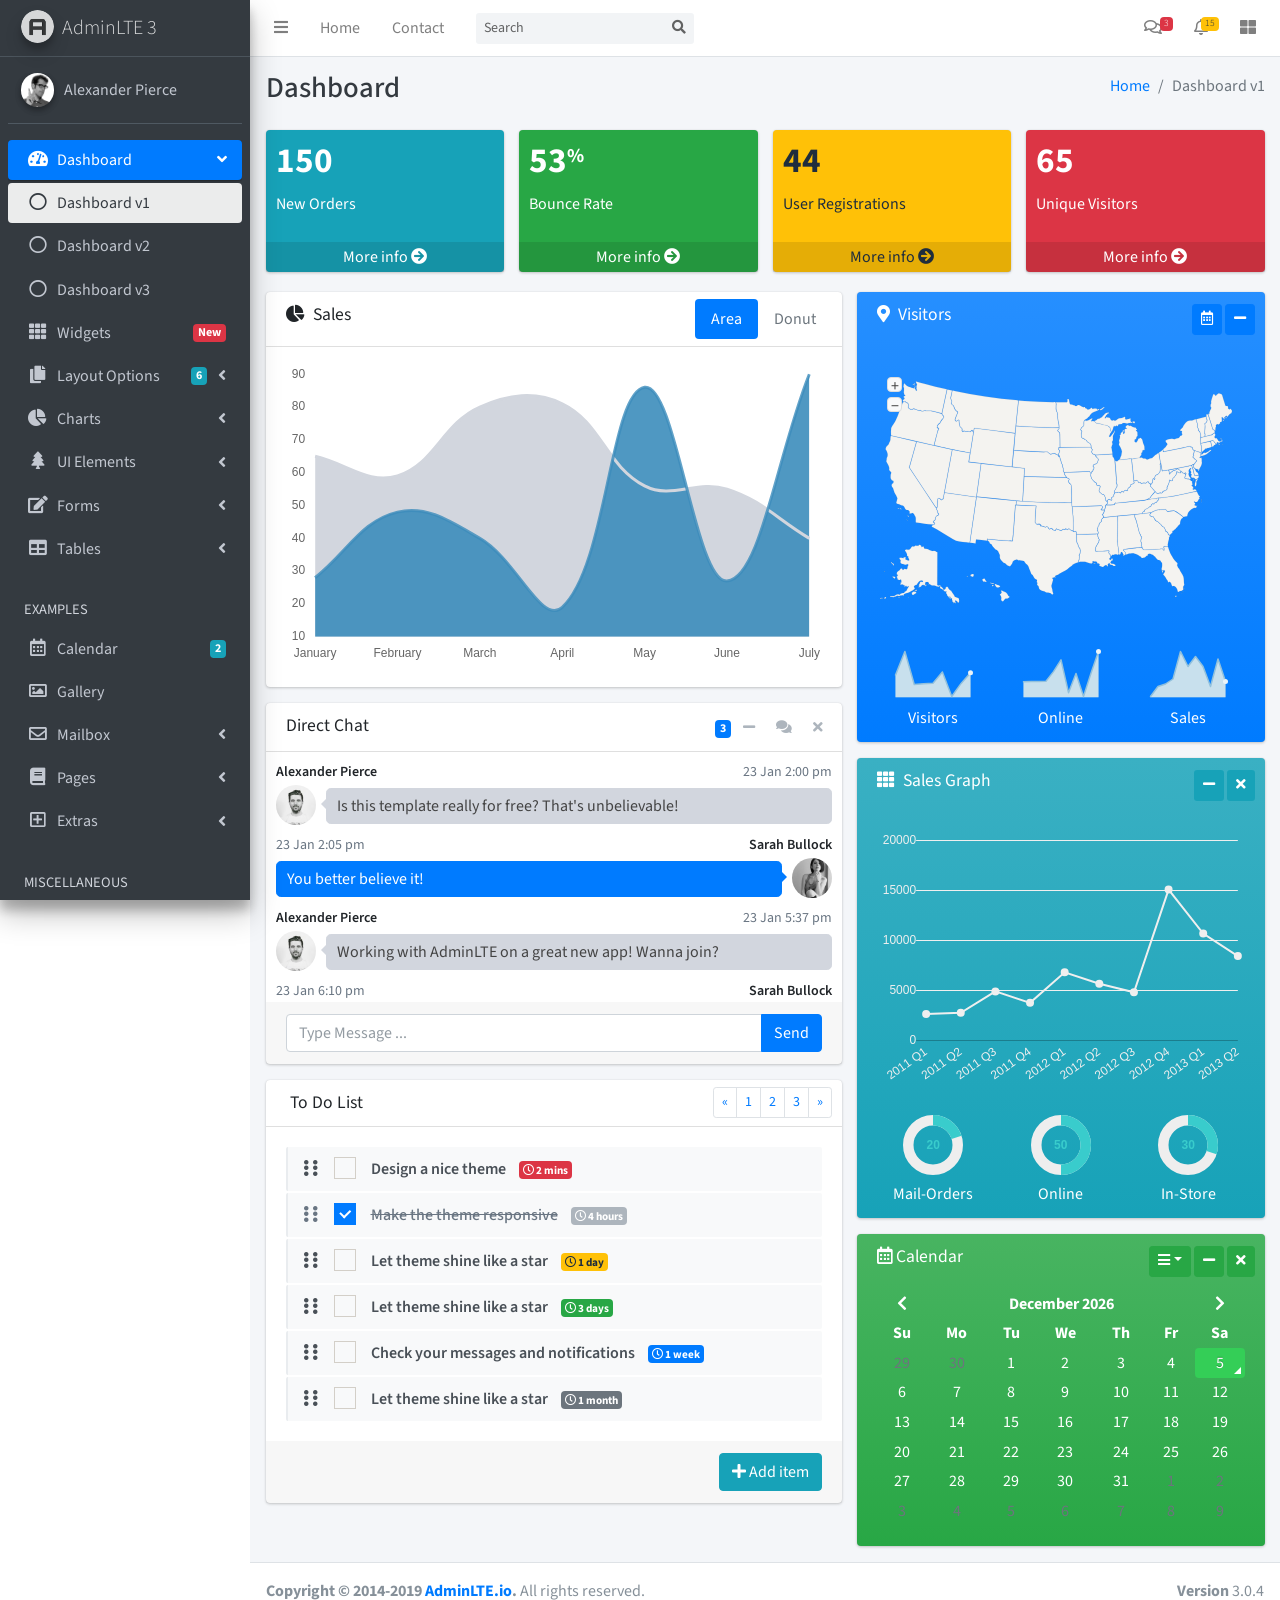
<file: DinamikCvSitesi/wwwroot/AdminLTE-3.0.4/index.html>
<!DOCTYPE html>
<html>
<head>
  <meta charset="utf-8">
  <meta http-equiv="X-UA-Compatible" content="IE=edge">
  <title>AdminLTE 3 | Dashboard</title>
  <!-- Tell the browser to be responsive to screen width -->
  <meta name="viewport" content="width=device-width, initial-scale=1">
  <!-- Font Awesome -->
  <link rel="stylesheet" href="plugins/fontawesome-free/css/all.min.css">
  <!-- Ionicons -->
  <link rel="stylesheet" href="https://code.ionicframework.com/ionicons/2.0.1/css/ionicons.min.css">
  <!-- Tempusdominus Bbootstrap 4 -->
  <link rel="stylesheet" href="plugins/tempusdominus-bootstrap-4/css/tempusdominus-bootstrap-4.min.css">
  <!-- iCheck -->
  <link rel="stylesheet" href="plugins/icheck-bootstrap/icheck-bootstrap.min.css">
  <!-- JQVMap -->
  <link rel="stylesheet" href="plugins/jqvmap/jqvmap.min.css">
  <!-- Theme style -->
  <link rel="stylesheet" href="dist/css/adminlte.min.css">
  <!-- overlayScrollbars -->
  <link rel="stylesheet" href="plugins/overlayScrollbars/css/OverlayScrollbars.min.css">
  <!-- Daterange picker -->
  <link rel="stylesheet" href="plugins/daterangepicker/daterangepicker.css">
  <!-- summernote -->
  <link rel="stylesheet" href="plugins/summernote/summernote-bs4.css">
  <!-- Google Font: Source Sans Pro -->
  <link href="https://fonts.googleapis.com/css?family=Source+Sans+Pro:300,400,400i,700" rel="stylesheet">
</head>
<body class="hold-transition sidebar-mini layout-fixed">
<div class="wrapper">

  <!-- Navbar -->
  <nav class="main-header navbar navbar-expand navbar-white navbar-light">
    <!-- Left navbar links -->
    <ul class="navbar-nav">
      <li class="nav-item">
        <a class="nav-link" data-widget="pushmenu" href="#" role="button"><i class="fas fa-bars"></i></a>
      </li>
      <li class="nav-item d-none d-sm-inline-block">
        <a href="index3.html" class="nav-link">Home</a>
      </li>
      <li class="nav-item d-none d-sm-inline-block">
        <a href="#" class="nav-link">Contact</a>
      </li>
    </ul>

    <!-- SEARCH FORM -->
    <form class="form-inline ml-3">
      <div class="input-group input-group-sm">
        <input class="form-control form-control-navbar" type="search" placeholder="Search" aria-label="Search">
        <div class="input-group-append">
          <button class="btn btn-navbar" type="submit">
            <i class="fas fa-search"></i>
          </button>
        </div>
      </div>
    </form>

    <!-- Right navbar links -->
    <ul class="navbar-nav ml-auto">
      <!-- Messages Dropdown Menu -->
      <li class="nav-item dropdown">
        <a class="nav-link" data-toggle="dropdown" href="#">
          <i class="far fa-comments"></i>
          <span class="badge badge-danger navbar-badge">3</span>
        </a>
        <div class="dropdown-menu dropdown-menu-lg dropdown-menu-right">
          <a href="#" class="dropdown-item">
            <!-- Message Start -->
            <div class="media">
              <img src="dist/img/user1-128x128.jpg" alt="User Avatar" class="img-size-50 mr-3 img-circle">
              <div class="media-body">
                <h3 class="dropdown-item-title">
                  Brad Diesel
                  <span class="float-right text-sm text-danger"><i class="fas fa-star"></i></span>
                </h3>
                <p class="text-sm">Call me whenever you can...</p>
                <p class="text-sm text-muted"><i class="far fa-clock mr-1"></i> 4 Hours Ago</p>
              </div>
            </div>
            <!-- Message End -->
          </a>
          <div class="dropdown-divider"></div>
          <a href="#" class="dropdown-item">
            <!-- Message Start -->
            <div class="media">
              <img src="dist/img/user8-128x128.jpg" alt="User Avatar" class="img-size-50 img-circle mr-3">
              <div class="media-body">
                <h3 class="dropdown-item-title">
                  John Pierce
                  <span class="float-right text-sm text-muted"><i class="fas fa-star"></i></span>
                </h3>
                <p class="text-sm">I got your message bro</p>
                <p class="text-sm text-muted"><i class="far fa-clock mr-1"></i> 4 Hours Ago</p>
              </div>
            </div>
            <!-- Message End -->
          </a>
          <div class="dropdown-divider"></div>
          <a href="#" class="dropdown-item">
            <!-- Message Start -->
            <div class="media">
              <img src="dist/img/user3-128x128.jpg" alt="User Avatar" class="img-size-50 img-circle mr-3">
              <div class="media-body">
                <h3 class="dropdown-item-title">
                  Nora Silvester
                  <span class="float-right text-sm text-warning"><i class="fas fa-star"></i></span>
                </h3>
                <p class="text-sm">The subject goes here</p>
                <p class="text-sm text-muted"><i class="far fa-clock mr-1"></i> 4 Hours Ago</p>
              </div>
            </div>
            <!-- Message End -->
          </a>
          <div class="dropdown-divider"></div>
          <a href="#" class="dropdown-item dropdown-footer">See All Messages</a>
        </div>
      </li>
      <!-- Notifications Dropdown Menu -->
      <li class="nav-item dropdown">
        <a class="nav-link" data-toggle="dropdown" href="#">
          <i class="far fa-bell"></i>
          <span class="badge badge-warning navbar-badge">15</span>
        </a>
        <div class="dropdown-menu dropdown-menu-lg dropdown-menu-right">
          <span class="dropdown-item dropdown-header">15 Notifications</span>
          <div class="dropdown-divider"></div>
          <a href="#" class="dropdown-item">
            <i class="fas fa-envelope mr-2"></i> 4 new messages
            <span class="float-right text-muted text-sm">3 mins</span>
          </a>
          <div class="dropdown-divider"></div>
          <a href="#" class="dropdown-item">
            <i class="fas fa-users mr-2"></i> 8 friend requests
            <span class="float-right text-muted text-sm">12 hours</span>
          </a>
          <div class="dropdown-divider"></div>
          <a href="#" class="dropdown-item">
            <i class="fas fa-file mr-2"></i> 3 new reports
            <span class="float-right text-muted text-sm">2 days</span>
          </a>
          <div class="dropdown-divider"></div>
          <a href="#" class="dropdown-item dropdown-footer">See All Notifications</a>
        </div>
      </li>
      <li class="nav-item">
        <a class="nav-link" data-widget="control-sidebar" data-slide="true" href="#" role="button">
          <i class="fas fa-th-large"></i>
        </a>
      </li>
    </ul>
  </nav>
  <!-- /.navbar -->

  <!-- Main Sidebar Container -->
  <aside class="main-sidebar sidebar-dark-primary elevation-4">
    <!-- Brand Logo -->
    <a href="index3.html" class="brand-link">
      <img src="dist/img/AdminLTELogo.png" alt="AdminLTE Logo" class="brand-image img-circle elevation-3"
           style="opacity: .8">
      <span class="brand-text font-weight-light">AdminLTE 3</span>
    </a>

    <!-- Sidebar -->
    <div class="sidebar">
      <!-- Sidebar user panel (optional) -->
      <div class="user-panel mt-3 pb-3 mb-3 d-flex">
        <div class="image">
          <img src="dist/img/user2-160x160.jpg" class="img-circle elevation-2" alt="User Image">
        </div>
        <div class="info">
          <a href="#" class="d-block">Alexander Pierce</a>
        </div>
      </div>

      <!-- Sidebar Menu -->
      <nav class="mt-2">
        <ul class="nav nav-pills nav-sidebar flex-column" data-widget="treeview" role="menu" data-accordion="false">
          <!-- Add icons to the links using the .nav-icon class
               with font-awesome or any other icon font library -->
          <li class="nav-item has-treeview menu-open">
            <a href="#" class="nav-link active">
              <i class="nav-icon fas fa-tachometer-alt"></i>
              <p>
                Dashboard
                <i class="right fas fa-angle-left"></i>
              </p>
            </a>
            <ul class="nav nav-treeview">
              <li class="nav-item">
                <a href="./index.html" class="nav-link active">
                  <i class="far fa-circle nav-icon"></i>
                  <p>Dashboard v1</p>
                </a>
              </li>
              <li class="nav-item">
                <a href="./index2.html" class="nav-link">
                  <i class="far fa-circle nav-icon"></i>
                  <p>Dashboard v2</p>
                </a>
              </li>
              <li class="nav-item">
                <a href="./index3.html" class="nav-link">
                  <i class="far fa-circle nav-icon"></i>
                  <p>Dashboard v3</p>
                </a>
              </li>
            </ul>
          </li>
          <li class="nav-item">
            <a href="pages/widgets.html" class="nav-link">
              <i class="nav-icon fas fa-th"></i>
              <p>
                Widgets
                <span class="right badge badge-danger">New</span>
              </p>
            </a>
          </li>
          <li class="nav-item has-treeview">
            <a href="#" class="nav-link">
              <i class="nav-icon fas fa-copy"></i>
              <p>
                Layout Options
                <i class="fas fa-angle-left right"></i>
                <span class="badge badge-info right">6</span>
              </p>
            </a>
            <ul class="nav nav-treeview">
              <li class="nav-item">
                <a href="pages/layout/top-nav.html" class="nav-link">
                  <i class="far fa-circle nav-icon"></i>
                  <p>Top Navigation</p>
                </a>
              </li>
              <li class="nav-item">
                <a href="pages/layout/top-nav-sidebar.html" class="nav-link">
                  <i class="far fa-circle nav-icon"></i>
                  <p>Top Navigation + Sidebar</p>
                </a>
              </li>
              <li class="nav-item">
                <a href="pages/layout/boxed.html" class="nav-link">
                  <i class="far fa-circle nav-icon"></i>
                  <p>Boxed</p>
                </a>
              </li>
              <li class="nav-item">
                <a href="pages/layout/fixed-sidebar.html" class="nav-link">
                  <i class="far fa-circle nav-icon"></i>
                  <p>Fixed Sidebar</p>
                </a>
              </li>
              <li class="nav-item">
                <a href="pages/layout/fixed-topnav.html" class="nav-link">
                  <i class="far fa-circle nav-icon"></i>
                  <p>Fixed Navbar</p>
                </a>
              </li>
              <li class="nav-item">
                <a href="pages/layout/fixed-footer.html" class="nav-link">
                  <i class="far fa-circle nav-icon"></i>
                  <p>Fixed Footer</p>
                </a>
              </li>
              <li class="nav-item">
                <a href="pages/layout/collapsed-sidebar.html" class="nav-link">
                  <i class="far fa-circle nav-icon"></i>
                  <p>Collapsed Sidebar</p>
                </a>
              </li>
            </ul>
          </li>
          <li class="nav-item has-treeview">
            <a href="#" class="nav-link">
              <i class="nav-icon fas fa-chart-pie"></i>
              <p>
                Charts
                <i class="right fas fa-angle-left"></i>
              </p>
            </a>
            <ul class="nav nav-treeview">
              <li class="nav-item">
                <a href="pages/charts/chartjs.html" class="nav-link">
                  <i class="far fa-circle nav-icon"></i>
                  <p>ChartJS</p>
                </a>
              </li>
              <li class="nav-item">
                <a href="pages/charts/flot.html" class="nav-link">
                  <i class="far fa-circle nav-icon"></i>
                  <p>Flot</p>
                </a>
              </li>
              <li class="nav-item">
                <a href="pages/charts/inline.html" class="nav-link">
                  <i class="far fa-circle nav-icon"></i>
                  <p>Inline</p>
                </a>
              </li>
            </ul>
          </li>
          <li class="nav-item has-treeview">
            <a href="#" class="nav-link">
              <i class="nav-icon fas fa-tree"></i>
              <p>
                UI Elements
                <i class="fas fa-angle-left right"></i>
              </p>
            </a>
            <ul class="nav nav-treeview">
              <li class="nav-item">
                <a href="pages/UI/general.html" class="nav-link">
                  <i class="far fa-circle nav-icon"></i>
                  <p>General</p>
                </a>
              </li>
              <li class="nav-item">
                <a href="pages/UI/icons.html" class="nav-link">
                  <i class="far fa-circle nav-icon"></i>
                  <p>Icons</p>
                </a>
              </li>
              <li class="nav-item">
                <a href="pages/UI/buttons.html" class="nav-link">
                  <i class="far fa-circle nav-icon"></i>
                  <p>Buttons</p>
                </a>
              </li>
              <li class="nav-item">
                <a href="pages/UI/sliders.html" class="nav-link">
                  <i class="far fa-circle nav-icon"></i>
                  <p>Sliders</p>
                </a>
              </li>
              <li class="nav-item">
                <a href="pages/UI/modals.html" class="nav-link">
                  <i class="far fa-circle nav-icon"></i>
                  <p>Modals & Alerts</p>
                </a>
              </li>
              <li class="nav-item">
                <a href="pages/UI/navbar.html" class="nav-link">
                  <i class="far fa-circle nav-icon"></i>
                  <p>Navbar & Tabs</p>
                </a>
              </li>
              <li class="nav-item">
                <a href="pages/UI/timeline.html" class="nav-link">
                  <i class="far fa-circle nav-icon"></i>
                  <p>Timeline</p>
                </a>
              </li>
              <li class="nav-item">
                <a href="pages/UI/ribbons.html" class="nav-link">
                  <i class="far fa-circle nav-icon"></i>
                  <p>Ribbons</p>
                </a>
              </li>
            </ul>
          </li>
          <li class="nav-item has-treeview">
            <a href="#" class="nav-link">
              <i class="nav-icon fas fa-edit"></i>
              <p>
                Forms
                <i class="fas fa-angle-left right"></i>
              </p>
            </a>
            <ul class="nav nav-treeview">
              <li class="nav-item">
                <a href="pages/forms/general.html" class="nav-link">
                  <i class="far fa-circle nav-icon"></i>
                  <p>General Elements</p>
                </a>
              </li>
              <li class="nav-item">
                <a href="pages/forms/advanced.html" class="nav-link">
                  <i class="far fa-circle nav-icon"></i>
                  <p>Advanced Elements</p>
                </a>
              </li>
              <li class="nav-item">
                <a href="pages/forms/editors.html" class="nav-link">
                  <i class="far fa-circle nav-icon"></i>
                  <p>Editors</p>
                </a>
              </li>
              <li class="nav-item">
                <a href="pages/forms/validation.html" class="nav-link">
                  <i class="far fa-circle nav-icon"></i>
                  <p>Validation</p>
                </a>
              </li>
            </ul>
          </li>
          <li class="nav-item has-treeview">
            <a href="#" class="nav-link">
              <i class="nav-icon fas fa-table"></i>
              <p>
                Tables
                <i class="fas fa-angle-left right"></i>
              </p>
            </a>
            <ul class="nav nav-treeview">
              <li class="nav-item">
                <a href="pages/tables/simple.html" class="nav-link">
                  <i class="far fa-circle nav-icon"></i>
                  <p>Simple Tables</p>
                </a>
              </li>
              <li class="nav-item">
                <a href="pages/tables/data.html" class="nav-link">
                  <i class="far fa-circle nav-icon"></i>
                  <p>DataTables</p>
                </a>
              </li>
              <li class="nav-item">
                <a href="pages/tables/jsgrid.html" class="nav-link">
                  <i class="far fa-circle nav-icon"></i>
                  <p>jsGrid</p>
                </a>
              </li>
            </ul>
          </li>
          <li class="nav-header">EXAMPLES</li>
          <li class="nav-item">
            <a href="pages/calendar.html" class="nav-link">
              <i class="nav-icon far fa-calendar-alt"></i>
              <p>
                Calendar
                <span class="badge badge-info right">2</span>
              </p>
            </a>
          </li>
          <li class="nav-item">
            <a href="pages/gallery.html" class="nav-link">
              <i class="nav-icon far fa-image"></i>
              <p>
                Gallery
              </p>
            </a>
          </li>
          <li class="nav-item has-treeview">
            <a href="#" class="nav-link">
              <i class="nav-icon far fa-envelope"></i>
              <p>
                Mailbox
                <i class="fas fa-angle-left right"></i>
              </p>
            </a>
            <ul class="nav nav-treeview">
              <li class="nav-item">
                <a href="pages/mailbox/mailbox.html" class="nav-link">
                  <i class="far fa-circle nav-icon"></i>
                  <p>Inbox</p>
                </a>
              </li>
              <li class="nav-item">
                <a href="pages/mailbox/compose.html" class="nav-link">
                  <i class="far fa-circle nav-icon"></i>
                  <p>Compose</p>
                </a>
              </li>
              <li class="nav-item">
                <a href="pages/mailbox/read-mail.html" class="nav-link">
                  <i class="far fa-circle nav-icon"></i>
                  <p>Read</p>
                </a>
              </li>
            </ul>
          </li>
          <li class="nav-item has-treeview">
            <a href="#" class="nav-link">
              <i class="nav-icon fas fa-book"></i>
              <p>
                Pages
                <i class="fas fa-angle-left right"></i>
              </p>
            </a>
            <ul class="nav nav-treeview">
              <li class="nav-item">
                <a href="pages/examples/invoice.html" class="nav-link">
                  <i class="far fa-circle nav-icon"></i>
                  <p>Invoice</p>
                </a>
              </li>
              <li class="nav-item">
                <a href="pages/examples/profile.html" class="nav-link">
                  <i class="far fa-circle nav-icon"></i>
                  <p>Profile</p>
                </a>
              </li>
              <li class="nav-item">
                <a href="pages/examples/e-commerce.html" class="nav-link">
                  <i class="far fa-circle nav-icon"></i>
                  <p>E-commerce</p>
                </a>
              </li>
              <li class="nav-item">
                <a href="pages/examples/projects.html" class="nav-link">
                  <i class="far fa-circle nav-icon"></i>
                  <p>Projects</p>
                </a>
              </li>
              <li class="nav-item">
                <a href="pages/examples/project-add.html" class="nav-link">
                  <i class="far fa-circle nav-icon"></i>
                  <p>Project Add</p>
                </a>
              </li>
              <li class="nav-item">
                <a href="pages/examples/project-edit.html" class="nav-link">
                  <i class="far fa-circle nav-icon"></i>
                  <p>Project Edit</p>
                </a>
              </li>
              <li class="nav-item">
                <a href="pages/examples/project-detail.html" class="nav-link">
                  <i class="far fa-circle nav-icon"></i>
                  <p>Project Detail</p>
                </a>
              </li>
              <li class="nav-item">
                <a href="pages/examples/contacts.html" class="nav-link">
                  <i class="far fa-circle nav-icon"></i>
                  <p>Contacts</p>
                </a>
              </li>
            </ul>
          </li>
          <li class="nav-item has-treeview">
            <a href="#" class="nav-link">
              <i class="nav-icon far fa-plus-square"></i>
              <p>
                Extras
                <i class="fas fa-angle-left right"></i>
              </p>
            </a>
            <ul class="nav nav-treeview">
              <li class="nav-item">
                <a href="pages/examples/login.html" class="nav-link">
                  <i class="far fa-circle nav-icon"></i>
                  <p>Login</p>
                </a>
              </li>
              <li class="nav-item">
                <a href="pages/examples/register.html" class="nav-link">
                  <i class="far fa-circle nav-icon"></i>
                  <p>Register</p>
                </a>
              </li>
              <li class="nav-item">
                <a href="pages/examples/forgot-password.html" class="nav-link">
                  <i class="far fa-circle nav-icon"></i>
                  <p>Forgot Password</p>
                </a>
              </li>
              <li class="nav-item">
                <a href="pages/examples/recover-password.html" class="nav-link">
                  <i class="far fa-circle nav-icon"></i>
                  <p>Recover Password</p>
                </a>
              </li>
              <li class="nav-item">
                <a href="pages/examples/lockscreen.html" class="nav-link">
                  <i class="far fa-circle nav-icon"></i>
                  <p>Lockscreen</p>
                </a>
              </li>
              <li class="nav-item">
                <a href="pages/examples/legacy-user-menu.html" class="nav-link">
                  <i class="far fa-circle nav-icon"></i>
                  <p>Legacy User Menu</p>
                </a>
              </li>
              <li class="nav-item">
                <a href="pages/examples/language-menu.html" class="nav-link">
                  <i class="far fa-circle nav-icon"></i>
                  <p>Language Menu</p>
                </a>
              </li>
              <li class="nav-item">
                <a href="pages/examples/404.html" class="nav-link">
                  <i class="far fa-circle nav-icon"></i>
                  <p>Error 404</p>
                </a>
              </li>
              <li class="nav-item">
                <a href="pages/examples/500.html" class="nav-link">
                  <i class="far fa-circle nav-icon"></i>
                  <p>Error 500</p>
                </a>
              </li>
              <li class="nav-item">
                <a href="pages/examples/pace.html" class="nav-link">
                  <i class="far fa-circle nav-icon"></i>
                  <p>Pace</p>
                </a>
              </li>
              <li class="nav-item">
                <a href="pages/examples/blank.html" class="nav-link">
                  <i class="far fa-circle nav-icon"></i>
                  <p>Blank Page</p>
                </a>
              </li>
              <li class="nav-item">
                <a href="starter.html" class="nav-link">
                  <i class="far fa-circle nav-icon"></i>
                  <p>Starter Page</p>
                </a>
              </li>
            </ul>
          </li>
          <li class="nav-header">MISCELLANEOUS</li>
          <li class="nav-item">
            <a href="https://adminlte.io/docs/3.0" class="nav-link">
              <i class="nav-icon fas fa-file"></i>
              <p>Documentation</p>
            </a>
          </li>
          <li class="nav-header">MULTI LEVEL EXAMPLE</li>
          <li class="nav-item">
            <a href="#" class="nav-link">
              <i class="fas fa-circle nav-icon"></i>
              <p>Level 1</p>
            </a>
          </li>
          <li class="nav-item has-treeview">
            <a href="#" class="nav-link">
              <i class="nav-icon fas fa-circle"></i>
              <p>
                Level 1
                <i class="right fas fa-angle-left"></i>
              </p>
            </a>
            <ul class="nav nav-treeview">
              <li class="nav-item">
                <a href="#" class="nav-link">
                  <i class="far fa-circle nav-icon"></i>
                  <p>Level 2</p>
                </a>
              </li>
              <li class="nav-item has-treeview">
                <a href="#" class="nav-link">
                  <i class="far fa-circle nav-icon"></i>
                  <p>
                    Level 2
                    <i class="right fas fa-angle-left"></i>
                  </p>
                </a>
                <ul class="nav nav-treeview">
                  <li class="nav-item">
                    <a href="#" class="nav-link">
                      <i class="far fa-dot-circle nav-icon"></i>
                      <p>Level 3</p>
                    </a>
                  </li>
                  <li class="nav-item">
                    <a href="#" class="nav-link">
                      <i class="far fa-dot-circle nav-icon"></i>
                      <p>Level 3</p>
                    </a>
                  </li>
                  <li class="nav-item">
                    <a href="#" class="nav-link">
                      <i class="far fa-dot-circle nav-icon"></i>
                      <p>Level 3</p>
                    </a>
                  </li>
                </ul>
              </li>
              <li class="nav-item">
                <a href="#" class="nav-link">
                  <i class="far fa-circle nav-icon"></i>
                  <p>Level 2</p>
                </a>
              </li>
            </ul>
          </li>
          <li class="nav-item">
            <a href="#" class="nav-link">
              <i class="fas fa-circle nav-icon"></i>
              <p>Level 1</p>
            </a>
          </li>
          <li class="nav-header">LABELS</li>
          <li class="nav-item">
            <a href="#" class="nav-link">
              <i class="nav-icon far fa-circle text-danger"></i>
              <p class="text">Important</p>
            </a>
          </li>
          <li class="nav-item">
            <a href="#" class="nav-link">
              <i class="nav-icon far fa-circle text-warning"></i>
              <p>Warning</p>
            </a>
          </li>
          <li class="nav-item">
            <a href="#" class="nav-link">
              <i class="nav-icon far fa-circle text-info"></i>
              <p>Informational</p>
            </a>
          </li>
        </ul>
      </nav>
      <!-- /.sidebar-menu -->
    </div>
    <!-- /.sidebar -->
  </aside>

  <!-- Content Wrapper. Contains page content -->
  <div class="content-wrapper">
    <!-- Content Header (Page header) -->
    <div class="content-header">
      <div class="container-fluid">
        <div class="row mb-2">
          <div class="col-sm-6">
            <h1 class="m-0 text-dark">Dashboard</h1>
          </div><!-- /.col -->
          <div class="col-sm-6">
            <ol class="breadcrumb float-sm-right">
              <li class="breadcrumb-item"><a href="#">Home</a></li>
              <li class="breadcrumb-item active">Dashboard v1</li>
            </ol>
          </div><!-- /.col -->
        </div><!-- /.row -->
      </div><!-- /.container-fluid -->
    </div>
    <!-- /.content-header -->

    <!-- Main content -->
    <section class="content">
      <div class="container-fluid">
        <!-- Small boxes (Stat box) -->
        <div class="row">
          <div class="col-lg-3 col-6">
            <!-- small box -->
            <div class="small-box bg-info">
              <div class="inner">
                <h3>150</h3>

                <p>New Orders</p>
              </div>
              <div class="icon">
                <i class="ion ion-bag"></i>
              </div>
              <a href="#" class="small-box-footer">More info <i class="fas fa-arrow-circle-right"></i></a>
            </div>
          </div>
          <!-- ./col -->
          <div class="col-lg-3 col-6">
            <!-- small box -->
            <div class="small-box bg-success">
              <div class="inner">
                <h3>53<sup style="font-size: 20px">%</sup></h3>

                <p>Bounce Rate</p>
              </div>
              <div class="icon">
                <i class="ion ion-stats-bars"></i>
              </div>
              <a href="#" class="small-box-footer">More info <i class="fas fa-arrow-circle-right"></i></a>
            </div>
          </div>
          <!-- ./col -->
          <div class="col-lg-3 col-6">
            <!-- small box -->
            <div class="small-box bg-warning">
              <div class="inner">
                <h3>44</h3>

                <p>User Registrations</p>
              </div>
              <div class="icon">
                <i class="ion ion-person-add"></i>
              </div>
              <a href="#" class="small-box-footer">More info <i class="fas fa-arrow-circle-right"></i></a>
            </div>
          </div>
          <!-- ./col -->
          <div class="col-lg-3 col-6">
            <!-- small box -->
            <div class="small-box bg-danger">
              <div class="inner">
                <h3>65</h3>

                <p>Unique Visitors</p>
              </div>
              <div class="icon">
                <i class="ion ion-pie-graph"></i>
              </div>
              <a href="#" class="small-box-footer">More info <i class="fas fa-arrow-circle-right"></i></a>
            </div>
          </div>
          <!-- ./col -->
        </div>
        <!-- /.row -->
        <!-- Main row -->
        <div class="row">
          <!-- Left col -->
          <section class="col-lg-7 connectedSortable">
            <!-- Custom tabs (Charts with tabs)-->
            <div class="card">
              <div class="card-header">
                <h3 class="card-title">
                  <i class="fas fa-chart-pie mr-1"></i>
                  Sales
                </h3>
                <div class="card-tools">
                  <ul class="nav nav-pills ml-auto">
                    <li class="nav-item">
                      <a class="nav-link active" href="#revenue-chart" data-toggle="tab">Area</a>
                    </li>
                    <li class="nav-item">
                      <a class="nav-link" href="#sales-chart" data-toggle="tab">Donut</a>
                    </li>
                  </ul>
                </div>
              </div><!-- /.card-header -->
              <div class="card-body">
                <div class="tab-content p-0">
                  <!-- Morris chart - Sales -->
                  <div class="chart tab-pane active" id="revenue-chart"
                       style="position: relative; height: 300px;">
                      <canvas id="revenue-chart-canvas" height="300" style="height: 300px;"></canvas>                         
                   </div>
                  <div class="chart tab-pane" id="sales-chart" style="position: relative; height: 300px;">
                    <canvas id="sales-chart-canvas" height="300" style="height: 300px;"></canvas>                         
                  </div>  
                </div>
              </div><!-- /.card-body -->
            </div>
            <!-- /.card -->

            <!-- DIRECT CHAT -->
            <div class="card direct-chat direct-chat-primary">
              <div class="card-header">
                <h3 class="card-title">Direct Chat</h3>

                <div class="card-tools">
                  <span data-toggle="tooltip" title="3 New Messages" class="badge badge-primary">3</span>
                  <button type="button" class="btn btn-tool" data-card-widget="collapse">
                    <i class="fas fa-minus"></i>
                  </button>
                  <button type="button" class="btn btn-tool" data-toggle="tooltip" title="Contacts"
                          data-widget="chat-pane-toggle">
                    <i class="fas fa-comments"></i>
                  </button>
                  <button type="button" class="btn btn-tool" data-card-widget="remove"><i class="fas fa-times"></i>
                  </button>
                </div>
              </div>
              <!-- /.card-header -->
              <div class="card-body">
                <!-- Conversations are loaded here -->
                <div class="direct-chat-messages">
                  <!-- Message. Default to the left -->
                  <div class="direct-chat-msg">
                    <div class="direct-chat-infos clearfix">
                      <span class="direct-chat-name float-left">Alexander Pierce</span>
                      <span class="direct-chat-timestamp float-right">23 Jan 2:00 pm</span>
                    </div>
                    <!-- /.direct-chat-infos -->
                    <img class="direct-chat-img" src="dist/img/user1-128x128.jpg" alt="message user image">
                    <!-- /.direct-chat-img -->
                    <div class="direct-chat-text">
                      Is this template really for free? That's unbelievable!
                    </div>
                    <!-- /.direct-chat-text -->
                  </div>
                  <!-- /.direct-chat-msg -->

                  <!-- Message to the right -->
                  <div class="direct-chat-msg right">
                    <div class="direct-chat-infos clearfix">
                      <span class="direct-chat-name float-right">Sarah Bullock</span>
                      <span class="direct-chat-timestamp float-left">23 Jan 2:05 pm</span>
                    </div>
                    <!-- /.direct-chat-infos -->
                    <img class="direct-chat-img" src="dist/img/user3-128x128.jpg" alt="message user image">
                    <!-- /.direct-chat-img -->
                    <div class="direct-chat-text">
                      You better believe it!
                    </div>
                    <!-- /.direct-chat-text -->
                  </div>
                  <!-- /.direct-chat-msg -->

                  <!-- Message. Default to the left -->
                  <div class="direct-chat-msg">
                    <div class="direct-chat-infos clearfix">
                      <span class="direct-chat-name float-left">Alexander Pierce</span>
                      <span class="direct-chat-timestamp float-right">23 Jan 5:37 pm</span>
                    </div>
                    <!-- /.direct-chat-infos -->
                    <img class="direct-chat-img" src="dist/img/user1-128x128.jpg" alt="message user image">
                    <!-- /.direct-chat-img -->
                    <div class="direct-chat-text">
                      Working with AdminLTE on a great new app! Wanna join?
                    </div>
                    <!-- /.direct-chat-text -->
                  </div>
                  <!-- /.direct-chat-msg -->

                  <!-- Message to the right -->
                  <div class="direct-chat-msg right">
                    <div class="direct-chat-infos clearfix">
                      <span class="direct-chat-name float-right">Sarah Bullock</span>
                      <span class="direct-chat-timestamp float-left">23 Jan 6:10 pm</span>
                    </div>
                    <!-- /.direct-chat-infos -->
                    <img class="direct-chat-img" src="dist/img/user3-128x128.jpg" alt="message user image">
                    <!-- /.direct-chat-img -->
                    <div class="direct-chat-text">
                      I would love to.
                    </div>
                    <!-- /.direct-chat-text -->
                  </div>
                  <!-- /.direct-chat-msg -->

                </div>
                <!--/.direct-chat-messages-->

                <!-- Contacts are loaded here -->
                <div class="direct-chat-contacts">
                  <ul class="contacts-list">
                    <li>
                      <a href="#">
                        <img class="contacts-list-img" src="dist/img/user1-128x128.jpg">

                        <div class="contacts-list-info">
                          <span class="contacts-list-name">
                            Count Dracula
                            <small class="contacts-list-date float-right">2/28/2015</small>
                          </span>
                          <span class="contacts-list-msg">How have you been? I was...</span>
                        </div>
                        <!-- /.contacts-list-info -->
                      </a>
                    </li>
                    <!-- End Contact Item -->
                    <li>
                      <a href="#">
                        <img class="contacts-list-img" src="dist/img/user7-128x128.jpg">

                        <div class="contacts-list-info">
                          <span class="contacts-list-name">
                            Sarah Doe
                            <small class="contacts-list-date float-right">2/23/2015</small>
                          </span>
                          <span class="contacts-list-msg">I will be waiting for...</span>
                        </div>
                        <!-- /.contacts-list-info -->
                      </a>
                    </li>
                    <!-- End Contact Item -->
                    <li>
                      <a href="#">
                        <img class="contacts-list-img" src="dist/img/user3-128x128.jpg">

                        <div class="contacts-list-info">
                          <span class="contacts-list-name">
                            Nadia Jolie
                            <small class="contacts-list-date float-right">2/20/2015</small>
                          </span>
                          <span class="contacts-list-msg">I'll call you back at...</span>
                        </div>
                        <!-- /.contacts-list-info -->
                      </a>
                    </li>
                    <!-- End Contact Item -->
                    <li>
                      <a href="#">
                        <img class="contacts-list-img" src="dist/img/user5-128x128.jpg">

                        <div class="contacts-list-info">
                          <span class="contacts-list-name">
                            Nora S. Vans
                            <small class="contacts-list-date float-right">2/10/2015</small>
                          </span>
                          <span class="contacts-list-msg">Where is your new...</span>
                        </div>
                        <!-- /.contacts-list-info -->
                      </a>
                    </li>
                    <!-- End Contact Item -->
                    <li>
                      <a href="#">
                        <img class="contacts-list-img" src="dist/img/user6-128x128.jpg">

                        <div class="contacts-list-info">
                          <span class="contacts-list-name">
                            John K.
                            <small class="contacts-list-date float-right">1/27/2015</small>
                          </span>
                          <span class="contacts-list-msg">Can I take a look at...</span>
                        </div>
                        <!-- /.contacts-list-info -->
                      </a>
                    </li>
                    <!-- End Contact Item -->
                    <li>
                      <a href="#">
                        <img class="contacts-list-img" src="dist/img/user8-128x128.jpg">

                        <div class="contacts-list-info">
                          <span class="contacts-list-name">
                            Kenneth M.
                            <small class="contacts-list-date float-right">1/4/2015</small>
                          </span>
                          <span class="contacts-list-msg">Never mind I found...</span>
                        </div>
                        <!-- /.contacts-list-info -->
                      </a>
                    </li>
                    <!-- End Contact Item -->
                  </ul>
                  <!-- /.contacts-list -->
                </div>
                <!-- /.direct-chat-pane -->
              </div>
              <!-- /.card-body -->
              <div class="card-footer">
                <form action="#" method="post">
                  <div class="input-group">
                    <input type="text" name="message" placeholder="Type Message ..." class="form-control">
                    <span class="input-group-append">
                      <button type="button" class="btn btn-primary">Send</button>
                    </span>
                  </div>
                </form>
              </div>
              <!-- /.card-footer-->
            </div>
            <!--/.direct-chat -->

            <!-- TO DO List -->
            <div class="card">
              <div class="card-header">
                <h3 class="card-title">
                  <i class="ion ion-clipboard mr-1"></i>
                  To Do List
                </h3>

                <div class="card-tools">
                  <ul class="pagination pagination-sm">
                    <li class="page-item"><a href="#" class="page-link">&laquo;</a></li>
                    <li class="page-item"><a href="#" class="page-link">1</a></li>
                    <li class="page-item"><a href="#" class="page-link">2</a></li>
                    <li class="page-item"><a href="#" class="page-link">3</a></li>
                    <li class="page-item"><a href="#" class="page-link">&raquo;</a></li>
                  </ul>
                </div>
              </div>
              <!-- /.card-header -->
              <div class="card-body">
                <ul class="todo-list" data-widget="todo-list">
                  <li>
                    <!-- drag handle -->
                    <span class="handle">
                      <i class="fas fa-ellipsis-v"></i>
                      <i class="fas fa-ellipsis-v"></i>
                    </span>
                    <!-- checkbox -->
                    <div  class="icheck-primary d-inline ml-2">
                      <input type="checkbox" value="" name="todo1" id="todoCheck1">
                      <label for="todoCheck1"></label>
                    </div>
                    <!-- todo text -->
                    <span class="text">Design a nice theme</span>
                    <!-- Emphasis label -->
                    <small class="badge badge-danger"><i class="far fa-clock"></i> 2 mins</small>
                    <!-- General tools such as edit or delete-->
                    <div class="tools">
                      <i class="fas fa-edit"></i>
                      <i class="fas fa-trash-o"></i>
                    </div>
                  </li>
                  <li>
                    <span class="handle">
                      <i class="fas fa-ellipsis-v"></i>
                      <i class="fas fa-ellipsis-v"></i>
                    </span>
                    <div  class="icheck-primary d-inline ml-2">
                      <input type="checkbox" value="" name="todo2" id="todoCheck2" checked>
                      <label for="todoCheck2"></label>
                    </div>
                    <span class="text">Make the theme responsive</span>
                    <small class="badge badge-info"><i class="far fa-clock"></i> 4 hours</small>
                    <div class="tools">
                      <i class="fas fa-edit"></i>
                      <i class="fas fa-trash-o"></i>
                    </div>
                  </li>
                  <li>
                    <span class="handle">
                      <i class="fas fa-ellipsis-v"></i>
                      <i class="fas fa-ellipsis-v"></i>
                    </span>
                    <div  class="icheck-primary d-inline ml-2">
                      <input type="checkbox" value="" name="todo3" id="todoCheck3">
                      <label for="todoCheck3"></label>
                    </div>
                    <span class="text">Let theme shine like a star</span>
                    <small class="badge badge-warning"><i class="far fa-clock"></i> 1 day</small>
                    <div class="tools">
                      <i class="fas fa-edit"></i>
                      <i class="fas fa-trash-o"></i>
                    </div>
                  </li>
                  <li>
                    <span class="handle">
                      <i class="fas fa-ellipsis-v"></i>
                      <i class="fas fa-ellipsis-v"></i>
                    </span>
                    <div  class="icheck-primary d-inline ml-2">
                      <input type="checkbox" value="" name="todo4" id="todoCheck4">
                      <label for="todoCheck4"></label>
                    </div>
                    <span class="text">Let theme shine like a star</span>
                    <small class="badge badge-success"><i class="far fa-clock"></i> 3 days</small>
                    <div class="tools">
                      <i class="fas fa-edit"></i>
                      <i class="fas fa-trash-o"></i>
                    </div>
                  </li>
                  <li>
                    <span class="handle">
                      <i class="fas fa-ellipsis-v"></i>
                      <i class="fas fa-ellipsis-v"></i>
                    </span>
                    <div  class="icheck-primary d-inline ml-2">
                      <input type="checkbox" value="" name="todo5" id="todoCheck5">
                      <label for="todoCheck5"></label>
                    </div>
                    <span class="text">Check your messages and notifications</span>
                    <small class="badge badge-primary"><i class="far fa-clock"></i> 1 week</small>
                    <div class="tools">
                      <i class="fas fa-edit"></i>
                      <i class="fas fa-trash-o"></i>
                    </div>
                  </li>
                  <li>
                    <span class="handle">
                      <i class="fas fa-ellipsis-v"></i>
                      <i class="fas fa-ellipsis-v"></i>
                    </span>
                    <div  class="icheck-primary d-inline ml-2">
                      <input type="checkbox" value="" name="todo6" id="todoCheck6">
                      <label for="todoCheck6"></label>
                    </div>
                    <span class="text">Let theme shine like a star</span>
                    <small class="badge badge-secondary"><i class="far fa-clock"></i> 1 month</small>
                    <div class="tools">
                      <i class="fas fa-edit"></i>
                      <i class="fas fa-trash-o"></i>
                    </div>
                  </li>
                </ul>
              </div>
              <!-- /.card-body -->
              <div class="card-footer clearfix">
                <button type="button" class="btn btn-info float-right"><i class="fas fa-plus"></i> Add item</button>
              </div>
            </div>
            <!-- /.card -->
          </section>
          <!-- /.Left col -->
          <!-- right col (We are only adding the ID to make the widgets sortable)-->
          <section class="col-lg-5 connectedSortable">

            <!-- Map card -->
            <div class="card bg-gradient-primary">
              <div class="card-header border-0">
                <h3 class="card-title">
                  <i class="fas fa-map-marker-alt mr-1"></i>
                  Visitors
                </h3>
                <!-- card tools -->
                <div class="card-tools">
                  <button type="button"
                          class="btn btn-primary btn-sm daterange"
                          data-toggle="tooltip"
                          title="Date range">
                    <i class="far fa-calendar-alt"></i>
                  </button>
                  <button type="button"
                          class="btn btn-primary btn-sm"
                          data-card-widget="collapse"
                          data-toggle="tooltip"
                          title="Collapse">
                    <i class="fas fa-minus"></i>
                  </button>
                </div>
                <!-- /.card-tools -->
              </div>
              <div class="card-body">
                <div id="world-map" style="height: 250px; width: 100%;"></div>
              </div>
              <!-- /.card-body-->
              <div class="card-footer bg-transparent">
                <div class="row">
                  <div class="col-4 text-center">
                    <div id="sparkline-1"></div>
                    <div class="text-white">Visitors</div>
                  </div>
                  <!-- ./col -->
                  <div class="col-4 text-center">
                    <div id="sparkline-2"></div>
                    <div class="text-white">Online</div>
                  </div>
                  <!-- ./col -->
                  <div class="col-4 text-center">
                    <div id="sparkline-3"></div>
                    <div class="text-white">Sales</div>
                  </div>
                  <!-- ./col -->
                </div>
                <!-- /.row -->
              </div>
            </div>
            <!-- /.card -->

            <!-- solid sales graph -->
            <div class="card bg-gradient-info">
              <div class="card-header border-0">
                <h3 class="card-title">
                  <i class="fas fa-th mr-1"></i>
                  Sales Graph
                </h3>

                <div class="card-tools">
                  <button type="button" class="btn bg-info btn-sm" data-card-widget="collapse">
                    <i class="fas fa-minus"></i>
                  </button>
                  <button type="button" class="btn bg-info btn-sm" data-card-widget="remove">
                    <i class="fas fa-times"></i>
                  </button>
                </div>
              </div>
              <div class="card-body">
                <canvas class="chart" id="line-chart" style="min-height: 250px; height: 250px; max-height: 250px; max-width: 100%;"></canvas>
              </div>
              <!-- /.card-body -->
              <div class="card-footer bg-transparent">
                <div class="row">
                  <div class="col-4 text-center">
                    <input type="text" class="knob" data-readonly="true" value="20" data-width="60" data-height="60"
                           data-fgColor="#39CCCC">

                    <div class="text-white">Mail-Orders</div>
                  </div>
                  <!-- ./col -->
                  <div class="col-4 text-center">
                    <input type="text" class="knob" data-readonly="true" value="50" data-width="60" data-height="60"
                           data-fgColor="#39CCCC">

                    <div class="text-white">Online</div>
                  </div>
                  <!-- ./col -->
                  <div class="col-4 text-center">
                    <input type="text" class="knob" data-readonly="true" value="30" data-width="60" data-height="60"
                           data-fgColor="#39CCCC">

                    <div class="text-white">In-Store</div>
                  </div>
                  <!-- ./col -->
                </div>
                <!-- /.row -->
              </div>
              <!-- /.card-footer -->
            </div>
            <!-- /.card -->

            <!-- Calendar -->
            <div class="card bg-gradient-success">
              <div class="card-header border-0">

                <h3 class="card-title">
                  <i class="far fa-calendar-alt"></i>
                  Calendar
                </h3>
                <!-- tools card -->
                <div class="card-tools">
                  <!-- button with a dropdown -->
                  <div class="btn-group">
                    <button type="button" class="btn btn-success btn-sm dropdown-toggle" data-toggle="dropdown">
                      <i class="fas fa-bars"></i></button>
                    <div class="dropdown-menu float-right" role="menu">
                      <a href="#" class="dropdown-item">Add new event</a>
                      <a href="#" class="dropdown-item">Clear events</a>
                      <div class="dropdown-divider"></div>
                      <a href="#" class="dropdown-item">View calendar</a>
                    </div>
                  </div>
                  <button type="button" class="btn btn-success btn-sm" data-card-widget="collapse">
                    <i class="fas fa-minus"></i>
                  </button>
                  <button type="button" class="btn btn-success btn-sm" data-card-widget="remove">
                    <i class="fas fa-times"></i>
                  </button>
                </div>
                <!-- /. tools -->
              </div>
              <!-- /.card-header -->
              <div class="card-body pt-0">
                <!--The calendar -->
                <div id="calendar" style="width: 100%"></div>
              </div>
              <!-- /.card-body -->
            </div>
            <!-- /.card -->
          </section>
          <!-- right col -->
        </div>
        <!-- /.row (main row) -->
      </div><!-- /.container-fluid -->
    </section>
    <!-- /.content -->
  </div>
  <!-- /.content-wrapper -->
  <footer class="main-footer">
    <strong>Copyright &copy; 2014-2019 <a href="http://adminlte.io">AdminLTE.io</a>.</strong>
    All rights reserved.
    <div class="float-right d-none d-sm-inline-block">
      <b>Version</b> 3.0.4
    </div>
  </footer>

  <!-- Control Sidebar -->
  <aside class="control-sidebar control-sidebar-dark">
    <!-- Control sidebar content goes here -->
  </aside>
  <!-- /.control-sidebar -->
</div>
<!-- ./wrapper -->

<!-- jQuery -->
<script src="plugins/jquery/jquery.min.js"></script>
<!-- jQuery UI 1.11.4 -->
<script src="plugins/jquery-ui/jquery-ui.min.js"></script>
<!-- Resolve conflict in jQuery UI tooltip with Bootstrap tooltip -->
<script>
  $.widget.bridge('uibutton', $.ui.button)
</script>
<!-- Bootstrap 4 -->
<script src="plugins/bootstrap/js/bootstrap.bundle.min.js"></script>
<!-- ChartJS -->
<script src="plugins/chart.js/Chart.min.js"></script>
<!-- Sparkline -->
<script src="plugins/sparklines/sparkline.js"></script>
<!-- JQVMap -->
<script src="plugins/jqvmap/jquery.vmap.min.js"></script>
<script src="plugins/jqvmap/maps/jquery.vmap.usa.js"></script>
<!-- jQuery Knob Chart -->
<script src="plugins/jquery-knob/jquery.knob.min.js"></script>
<!-- daterangepicker -->
<script src="plugins/moment/moment.min.js"></script>
<script src="plugins/daterangepicker/daterangepicker.js"></script>
<!-- Tempusdominus Bootstrap 4 -->
<script src="plugins/tempusdominus-bootstrap-4/js/tempusdominus-bootstrap-4.min.js"></script>
<!-- Summernote -->
<script src="plugins/summernote/summernote-bs4.min.js"></script>
<!-- overlayScrollbars -->
<script src="plugins/overlayScrollbars/js/jquery.overlayScrollbars.min.js"></script>
<!-- AdminLTE App -->
<script src="dist/js/adminlte.js"></script>
<!-- AdminLTE dashboard demo (This is only for demo purposes) -->
<script src="dist/js/pages/dashboard.js"></script>
<!-- AdminLTE for demo purposes -->
<script src="dist/js/demo.js"></script>
</body>
</html>
</file>
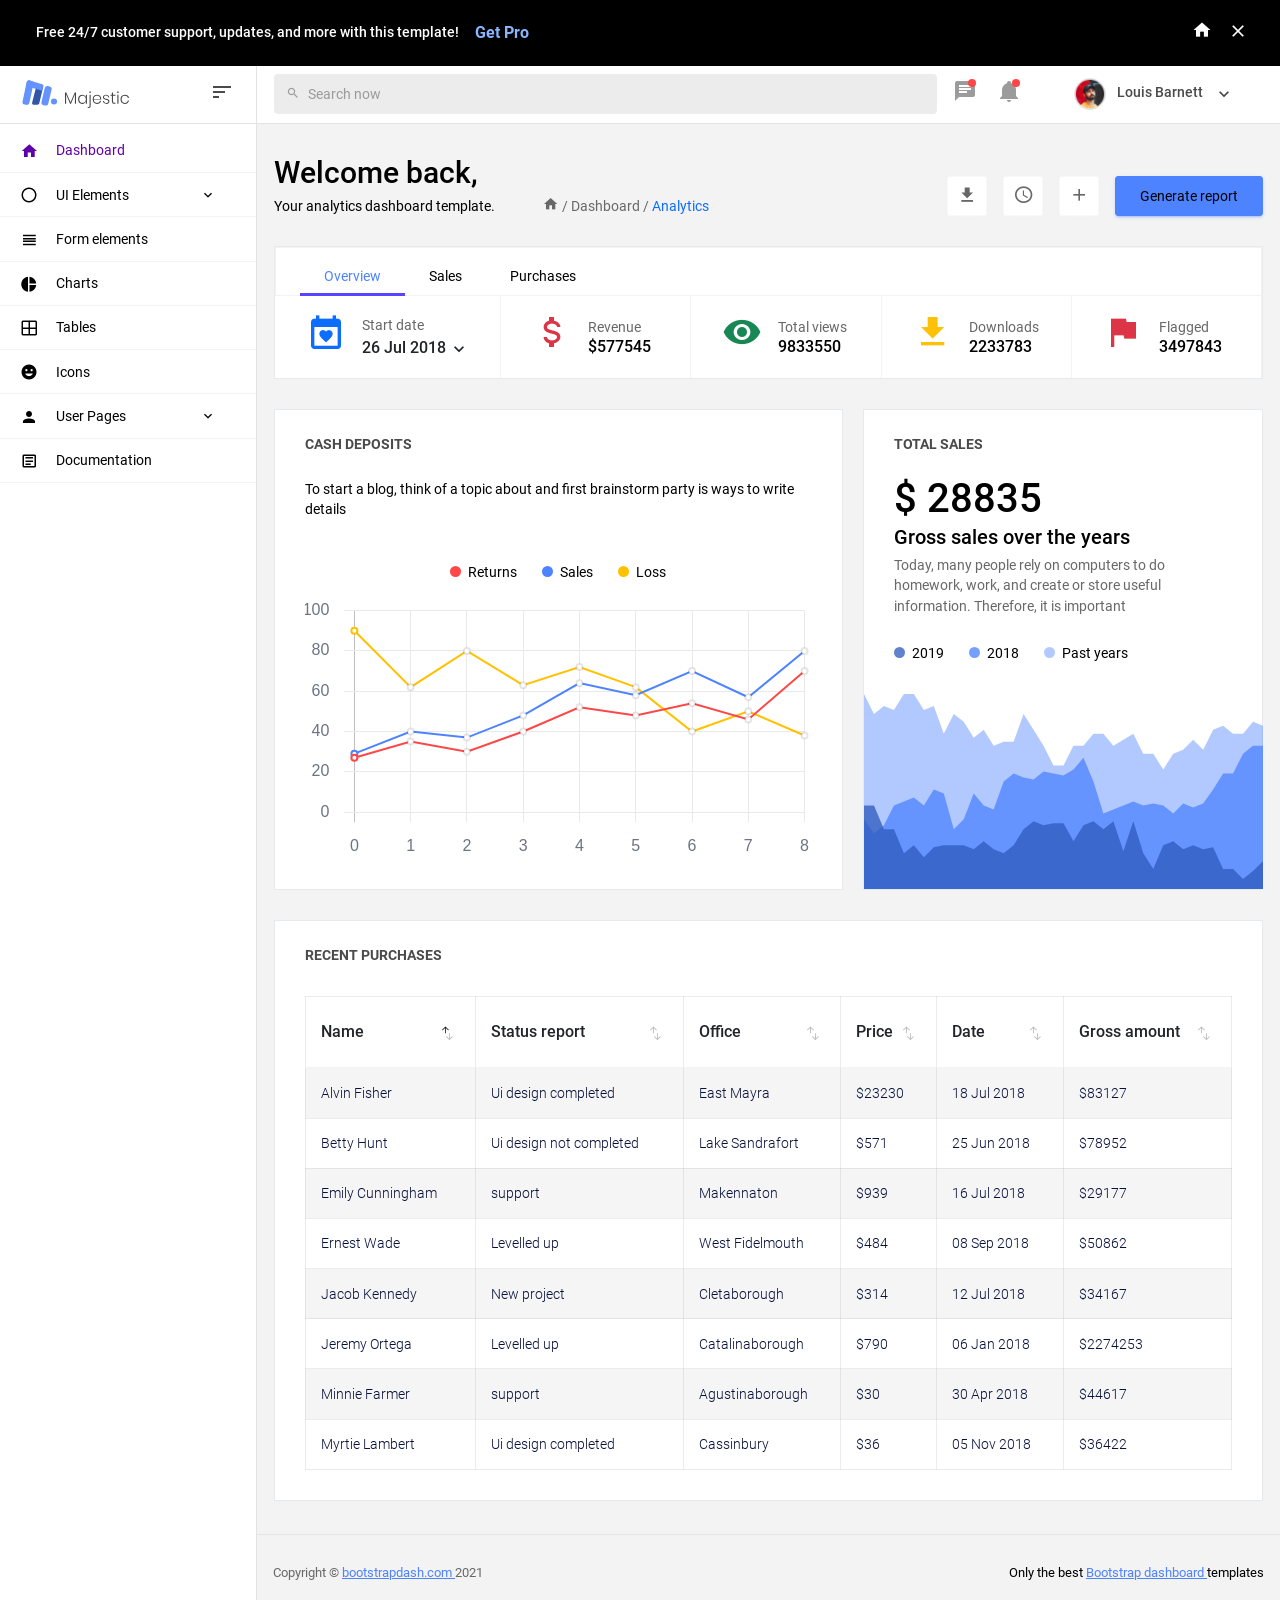
<file: DinamikCvSitesi/wwwroot/MajesticAdmin-Free-Bootstrap-Admin-Template-master/template/index.html>
<!DOCTYPE html>
<html lang="en">

<head>
  <!-- Required meta tags -->
  <meta charset="utf-8">
  <meta name="viewport" content="width=device-width, initial-scale=1, shrink-to-fit=no">
  <title>Majestic Admin</title>
  <!-- plugins:css -->
  <link rel="stylesheet" href="vendors/mdi/css/materialdesignicons.min.css">
  <link rel="stylesheet" href="vendors/base/vendor.bundle.base.css">
  <!-- endinject -->
  <!-- plugin css for this page -->
  <link rel="stylesheet" href="vendors/datatables.net-bs4/dataTables.bootstrap4.css">
  <!-- End plugin css for this page -->
  <!-- inject:css -->
  <link rel="stylesheet" href="css/style.css">
  <!-- endinject -->
  <link rel="shortcut icon" href="images/favicon.png" />
</head>
<body>
  <div class="container-scroller">
    <div class="row p-0 m-0 proBanner" id="proBanner">
      <div class="col-md-12 p-0 m-0">
        <div class="card-body card-body-padding d-flex align-items-center justify-content-between">
          <div class="ps-lg-1">
            <div class="d-flex align-items-center justify-content-between">
              <p class="mb-0 font-weight-medium me-3 buy-now-text">Free 24/7 customer support, updates, and more with this template!</p>
              <a href="https://www.bootstrapdash.com/product/majestic-admin-pro/?utm_source=organic&utm_medium=banner&utm_campaign=buynow_demo" target="_blank" class="btn me-2 buy-now-btn border-0">Get Pro</a>
            </div>
          </div>
          <div class="d-flex align-items-center justify-content-between">
            <a href="https://www.bootstrapdash.com/product/majestic-admin-pro/"><i class="mdi mdi-home me-3 text-white"></i></a>
            <button id="bannerClose" class="btn border-0 p-0">
              <i class="mdi mdi-close text-white me-0"></i>
            </button>
          </div>
        </div>
      </div>
    </div>
    <!-- partial:partials/_navbar.html -->
    <nav class="navbar col-lg-12 col-12 p-0 fixed-top d-flex flex-row">
      <div class="navbar-brand-wrapper d-flex justify-content-center">
        <div class="navbar-brand-inner-wrapper d-flex justify-content-between align-items-center w-100">  
          <a class="navbar-brand brand-logo" href="index.html"><img src="images/logo.svg" alt="logo"/></a>
          <a class="navbar-brand brand-logo-mini" href="index.html"><img src="images/logo-mini.svg" alt="logo"/></a>
          <button class="navbar-toggler navbar-toggler align-self-center" type="button" data-toggle="minimize">
            <span class="mdi mdi-sort-variant"></span>
          </button>
        </div>  
      </div>
      <div class="navbar-menu-wrapper d-flex align-items-center justify-content-end">
        <ul class="navbar-nav mr-lg-4 w-100">
          <li class="nav-item nav-search d-none d-lg-block w-100">
            <div class="input-group">
              <div class="input-group-prepend">
                <span class="input-group-text" id="search">
                  <i class="mdi mdi-magnify"></i>
                </span>
              </div>
              <input type="text" class="form-control" placeholder="Search now" aria-label="search" aria-describedby="search">
            </div>
          </li>
        </ul>
        <ul class="navbar-nav navbar-nav-right">
          <li class="nav-item dropdown me-1">
            <a class="nav-link count-indicator dropdown-toggle d-flex justify-content-center align-items-center" id="messageDropdown" href="#" data-bs-toggle="dropdown">
              <i class="mdi mdi-message-text mx-0"></i>
              <span class="count"></span>
            </a>
            <div class="dropdown-menu dropdown-menu-right navbar-dropdown" aria-labelledby="messageDropdown">
              <p class="mb-0 font-weight-normal float-left dropdown-header">Messages</p>
              <a class="dropdown-item">
                <div class="item-thumbnail">
                    <img src="images/faces/face4.jpg" alt="image" class="profile-pic">
                </div>
                <div class="item-content flex-grow">
                  <h6 class="ellipsis font-weight-normal">David Grey
                  </h6>
                  <p class="font-weight-light small-text text-muted mb-0">
                    The meeting is cancelled
                  </p>
                </div>
              </a>
              <a class="dropdown-item">
                <div class="item-thumbnail">
                    <img src="images/faces/face2.jpg" alt="image" class="profile-pic">
                </div>
                <div class="item-content flex-grow">
                  <h6 class="ellipsis font-weight-normal">Tim Cook
                  </h6>
                  <p class="font-weight-light small-text text-muted mb-0">
                    New product launch
                  </p>
                </div>
              </a>
              <a class="dropdown-item">
                <div class="item-thumbnail">
                    <img src="images/faces/face3.jpg" alt="image" class="profile-pic">
                </div>
                <div class="item-content flex-grow">
                  <h6 class="ellipsis font-weight-normal"> Johnson
                  </h6>
                  <p class="font-weight-light small-text text-muted mb-0">
                    Upcoming board meeting
                  </p>
                </div>
              </a>
            </div>
          </li>
          <li class="nav-item dropdown me-4">
            <a class="nav-link count-indicator dropdown-toggle d-flex align-items-center justify-content-center notification-dropdown" id="notificationDropdown" href="#" data-bs-toggle="dropdown">
              <i class="mdi mdi-bell mx-0"></i>
              <span class="count"></span>
            </a>
            <div class="dropdown-menu dropdown-menu-right navbar-dropdown" aria-labelledby="notificationDropdown">
              <p class="mb-0 font-weight-normal float-left dropdown-header">Notifications</p>
              <a class="dropdown-item">
                <div class="item-thumbnail">
                  <div class="item-icon bg-success">
                    <i class="mdi mdi-information mx-0"></i>
                  </div>
                </div>
                <div class="item-content">
                  <h6 class="font-weight-normal">Application Error</h6>
                  <p class="font-weight-light small-text mb-0 text-muted">
                    Just now
                  </p>
                </div>
              </a>
              <a class="dropdown-item">
                <div class="item-thumbnail">
                  <div class="item-icon bg-warning">
                    <i class="mdi mdi-settings mx-0"></i>
                  </div>
                </div>
                <div class="item-content">
                  <h6 class="font-weight-normal">Settings</h6>
                  <p class="font-weight-light small-text mb-0 text-muted">
                    Private message
                  </p>
                </div>
              </a>
              <a class="dropdown-item">
                <div class="item-thumbnail">
                  <div class="item-icon bg-info">
                    <i class="mdi mdi-account-box mx-0"></i>
                  </div>
                </div>
                <div class="item-content">
                  <h6 class="font-weight-normal">New user registration</h6>
                  <p class="font-weight-light small-text mb-0 text-muted">
                    2 days ago
                  </p>
                </div>
              </a>
            </div>
          </li>
          <li class="nav-item nav-profile dropdown">
            <a class="nav-link dropdown-toggle" href="#" data-bs-toggle="dropdown" id="profileDropdown">
              <img src="images/faces/face5.jpg" alt="profile"/>
              <span class="nav-profile-name">Louis Barnett</span>
            </a>
            <div class="dropdown-menu dropdown-menu-right navbar-dropdown" aria-labelledby="profileDropdown">
              <a class="dropdown-item">
                <i class="mdi mdi-settings text-primary"></i>
                Settings
              </a>
              <a class="dropdown-item">
                <i class="mdi mdi-logout text-primary"></i>
                Logout
              </a>
            </div>
          </li>
        </ul>
        <button class="navbar-toggler navbar-toggler-right d-lg-none align-self-center" type="button" data-toggle="offcanvas">
          <span class="mdi mdi-menu"></span>
        </button>
      </div>
    </nav>
    <!-- partial -->
    <div class="container-fluid page-body-wrapper">
      <!-- partial:partials/_sidebar.html -->
      <nav class="sidebar sidebar-offcanvas" id="sidebar">
        <ul class="nav">
          <li class="nav-item">
            <a class="nav-link" href="index.html">
              <i class="mdi mdi-home menu-icon"></i>
              <span class="menu-title">Dashboard</span>
            </a>
          </li>
          <li class="nav-item">
            <a class="nav-link" data-bs-toggle="collapse" href="#ui-basic" aria-expanded="false" aria-controls="ui-basic">
              <i class="mdi mdi-circle-outline menu-icon"></i>
              <span class="menu-title">UI Elements</span>
              <i class="menu-arrow"></i>
            </a>
            <div class="collapse" id="ui-basic">
              <ul class="nav flex-column sub-menu">
                <li class="nav-item"> <a class="nav-link" href="pages/ui-features/buttons.html">Buttons</a></li>
                <li class="nav-item"> <a class="nav-link" href="pages/ui-features/typography.html">Typography</a></li>
              </ul>
            </div>
          </li>
          <li class="nav-item">
            <a class="nav-link" href="pages/forms/basic_elements.html">
              <i class="mdi mdi-view-headline menu-icon"></i>
              <span class="menu-title">Form elements</span>
            </a>
          </li>
          <li class="nav-item">
            <a class="nav-link" href="pages/charts/chartjs.html">
              <i class="mdi mdi-chart-pie menu-icon"></i>
              <span class="menu-title">Charts</span>
            </a>
          </li>
          <li class="nav-item">
            <a class="nav-link" href="pages/tables/basic-table.html">
              <i class="mdi mdi-grid-large menu-icon"></i>
              <span class="menu-title">Tables</span>
            </a>
          </li>
          <li class="nav-item">
            <a class="nav-link" href="pages/icons/mdi.html">
              <i class="mdi mdi-emoticon menu-icon"></i>
              <span class="menu-title">Icons</span>
            </a>
          </li>
          <li class="nav-item">
            <a class="nav-link" data-bs-toggle="collapse" href="#auth" aria-expanded="false" aria-controls="auth">
              <i class="mdi mdi-account menu-icon"></i>
              <span class="menu-title">User Pages</span>
              <i class="menu-arrow"></i>
            </a>
            <div class="collapse" id="auth">
              <ul class="nav flex-column sub-menu">
                <li class="nav-item"> <a class="nav-link" href="pages/samples/login.html"> Login </a></li>
                <li class="nav-item"> <a class="nav-link" href="pages/samples/login-2.html"> Login 2 </a></li>
                <li class="nav-item"> <a class="nav-link" href="pages/samples/register.html"> Register </a></li>
                <li class="nav-item"> <a class="nav-link" href="pages/samples/register-2.html"> Register 2 </a></li>
                <li class="nav-item"> <a class="nav-link" href="pages/samples/lock-screen.html"> Lockscreen </a></li>
              </ul>
            </div>
          </li>
          <li class="nav-item">
            <a class="nav-link" href="documentation/documentation.html">
              <i class="mdi mdi-file-document-box-outline menu-icon"></i>
              <span class="menu-title">Documentation</span>
            </a>
          </li>
        </ul>
      </nav>
      <!-- partial -->
      <div class="main-panel">
        <div class="content-wrapper">
          
          <div class="row">
            <div class="col-md-12 grid-margin">
              <div class="d-flex justify-content-between flex-wrap">
                <div class="d-flex align-items-end flex-wrap">
                  <div class="me-md-3 me-xl-5">
                    <h2>Welcome back,</h2>
                    <p class="mb-md-0">Your analytics dashboard template.</p>
                  </div>
                  <div class="d-flex">
                    <i class="mdi mdi-home text-muted hover-cursor"></i>
                    <p class="text-muted mb-0 hover-cursor">&nbsp;/&nbsp;Dashboard&nbsp;/&nbsp;</p>
                    <p class="text-primary mb-0 hover-cursor">Analytics</p>
                  </div>
                </div>
                <div class="d-flex justify-content-between align-items-end flex-wrap">
                  <button type="button" class="btn btn-light bg-white btn-icon me-3 d-none d-md-block ">
                    <i class="mdi mdi-download text-muted"></i>
                  </button>
                  <button type="button" class="btn btn-light bg-white btn-icon me-3 mt-2 mt-xl-0">
                    <i class="mdi mdi-clock-outline text-muted"></i>
                  </button>
                  <button type="button" class="btn btn-light bg-white btn-icon me-3 mt-2 mt-xl-0">
                    <i class="mdi mdi-plus text-muted"></i>
                  </button>
                  <button class="btn btn-primary mt-2 mt-xl-0">Generate report</button>
                </div>
              </div>
            </div>
          </div>
          <div class="row">
            <div class="col-md-12 grid-margin stretch-card">
              <div class="card">
                <div class="card-body dashboard-tabs p-0">
                  <ul class="nav nav-tabs px-4" role="tablist">
                    <li class="nav-item">
                      <a class="nav-link active" id="overview-tab" data-bs-toggle="tab" href="#overview" role="tab" aria-controls="overview" aria-selected="true">Overview</a>
                    </li>
                    <li class="nav-item">
                      <a class="nav-link" id="sales-tab" data-bs-toggle="tab" href="#sales" role="tab" aria-controls="sales" aria-selected="false">Sales</a>
                    </li>
                    <li class="nav-item">
                      <a class="nav-link" id="purchases-tab" data-bs-toggle="tab" href="#purchases" role="tab" aria-controls="purchases" aria-selected="false">Purchases</a>
                    </li>
                  </ul>
                  <div class="tab-content py-0 px-0">
                    <div class="tab-pane fade show active" id="overview" role="tabpanel" aria-labelledby="overview-tab">
                      <div class="d-flex flex-wrap justify-content-xl-between">
                        <div class="d-none d-xl-flex border-md-right flex-grow-1 align-items-center justify-content-center p-3 item">
                          <i class="mdi mdi-calendar-heart icon-lg me-3 text-primary"></i>
                          <div class="d-flex flex-column justify-content-around">
                            <small class="mb-1 text-muted">Start date</small>
                            <div class="dropdown">
                              <a class="btn btn-secondary dropdown-toggle p-0 bg-transparent border-0 text-dark shadow-none font-weight-medium" href="#" role="button" id="dropdownMenuLinkA" data-bs-toggle="dropdown" aria-haspopup="true" aria-expanded="false">
                                <h5 class="mb-0 d-inline-block">26 Jul 2018</h5>
                              </a>
                              <div class="dropdown-menu" aria-labelledby="dropdownMenuLinkA">
                                <a class="dropdown-item" href="#">12 Aug 2018</a>
                                <a class="dropdown-item" href="#">22 Sep 2018</a>
                                <a class="dropdown-item" href="#">21 Oct 2018</a>
                              </div>
                            </div>
                          </div>
                        </div>
                        <div class="d-flex border-md-right flex-grow-1 align-items-center justify-content-center p-3 item">
                          <i class="mdi mdi-currency-usd me-3 icon-lg text-danger"></i>
                          <div class="d-flex flex-column justify-content-around">
                            <small class="mb-1 text-muted">Revenue</small>
                            <h5 class="me-2 mb-0">$577545</h5>
                          </div>
                        </div>
                        <div class="d-flex border-md-right flex-grow-1 align-items-center justify-content-center p-3 item">
                          <i class="mdi mdi-eye me-3 icon-lg text-success"></i>
                          <div class="d-flex flex-column justify-content-around">
                            <small class="mb-1 text-muted">Total views</small>
                            <h5 class="me-2 mb-0">9833550</h5>
                          </div>
                        </div>
                        <div class="d-flex border-md-right flex-grow-1 align-items-center justify-content-center p-3 item">
                          <i class="mdi mdi-download me-3 icon-lg text-warning"></i>
                          <div class="d-flex flex-column justify-content-around">
                            <small class="mb-1 text-muted">Downloads</small>
                            <h5 class="me-2 mb-0">2233783</h5>
                          </div>
                        </div>
                        <div class="d-flex py-3 border-md-right flex-grow-1 align-items-center justify-content-center p-3 item">
                          <i class="mdi mdi-flag me-3 icon-lg text-danger"></i>
                          <div class="d-flex flex-column justify-content-around">
                            <small class="mb-1 text-muted">Flagged</small>
                            <h5 class="me-2 mb-0">3497843</h5>
                          </div>
                        </div>
                      </div>
                    </div>
                    <div class="tab-pane fade" id="sales" role="tabpanel" aria-labelledby="sales-tab">
                      <div class="d-flex flex-wrap justify-content-xl-between">
                        <div class="d-none d-xl-flex border-md-right flex-grow-1 align-items-center justify-content-center p-3 item">
                          <i class="mdi mdi-calendar-heart icon-lg me-3 text-primary"></i>
                          <div class="d-flex flex-column justify-content-around">
                            <small class="mb-1 text-muted">Start date</small>
                            <div class="dropdown">
                              <a class="btn btn-secondary dropdown-toggle p-0 bg-transparent border-0 text-dark shadow-none font-weight-medium" href="#" role="button" id="dropdownMenuLinkA" data-bs-toggle="dropdown" aria-haspopup="true" aria-expanded="false">
                                <h5 class="mb-0 d-inline-block">26 Jul 2018</h5>
                              </a>
                              <div class="dropdown-menu" aria-labelledby="dropdownMenuLinkA">
                                <a class="dropdown-item" href="#">12 Aug 2018</a>
                                <a class="dropdown-item" href="#">22 Sep 2018</a>
                                <a class="dropdown-item" href="#">21 Oct 2018</a>
                              </div>
                            </div>
                          </div>
                        </div>
                        <div class="d-flex border-md-right flex-grow-1 align-items-center justify-content-center p-3 item">
                          <i class="mdi mdi-download me-3 icon-lg text-warning"></i>
                          <div class="d-flex flex-column justify-content-around">
                            <small class="mb-1 text-muted">Downloads</small>
                            <h5 class="me-2 mb-0">2233783</h5>
                          </div>
                        </div>
                        <div class="d-flex border-md-right flex-grow-1 align-items-center justify-content-center p-3 item">
                          <i class="mdi mdi-eye me-3 icon-lg text-success"></i>
                          <div class="d-flex flex-column justify-content-around">
                            <small class="mb-1 text-muted">Total views</small>
                            <h5 class="me-2 mb-0">9833550</h5>
                          </div>
                        </div>
                        <div class="d-flex border-md-right flex-grow-1 align-items-center justify-content-center p-3 item">
                          <i class="mdi mdi-currency-usd me-3 icon-lg text-danger"></i>
                          <div class="d-flex flex-column justify-content-around">
                            <small class="mb-1 text-muted">Revenue</small>
                            <h5 class="me-2 mb-0">$577545</h5>
                          </div>
                        </div>
                        <div class="d-flex py-3 border-md-right flex-grow-1 align-items-center justify-content-center p-3 item">
                          <i class="mdi mdi-flag me-3 icon-lg text-danger"></i>
                          <div class="d-flex flex-column justify-content-around">
                            <small class="mb-1 text-muted">Flagged</small>
                            <h5 class="me-2 mb-0">3497843</h5>
                          </div>
                        </div>
                      </div>
                    </div>
                    <div class="tab-pane fade" id="purchases" role="tabpanel" aria-labelledby="purchases-tab">
                      <div class="d-flex flex-wrap justify-content-xl-between">
                        <div class="d-none d-xl-flex border-md-right flex-grow-1 align-items-center justify-content-center p-3 item">
                          <i class="mdi mdi-calendar-heart icon-lg me-3 text-primary"></i>
                          <div class="d-flex flex-column justify-content-around">
                            <small class="mb-1 text-muted">Start date</small>
                            <div class="dropdown">
                              <a class="btn btn-secondary dropdown-toggle p-0 bg-transparent border-0 text-dark shadow-none font-weight-medium" href="#" role="button" id="dropdownMenuLinkA" data-bs-toggle="dropdown" aria-haspopup="true" aria-expanded="false">
                                <h5 class="mb-0 d-inline-block">26 Jul 2018</h5>
                              </a>
                              <div class="dropdown-menu" aria-labelledby="dropdownMenuLinkA">
                                <a class="dropdown-item" href="#">12 Aug 2018</a>
                                <a class="dropdown-item" href="#">22 Sep 2018</a>
                                <a class="dropdown-item" href="#">21 Oct 2018</a>
                              </div>
                            </div>
                          </div>
                        </div>
                        <div class="d-flex border-md-right flex-grow-1 align-items-center justify-content-center p-3 item">
                          <i class="mdi mdi-currency-usd me-3 icon-lg text-danger"></i>
                          <div class="d-flex flex-column justify-content-around">
                            <small class="mb-1 text-muted">Revenue</small>
                            <h5 class="me-2 mb-0">$577545</h5>
                          </div>
                        </div>
                        <div class="d-flex border-md-right flex-grow-1 align-items-center justify-content-center p-3 item">
                          <i class="mdi mdi-eye me-3 icon-lg text-success"></i>
                          <div class="d-flex flex-column justify-content-around">
                            <small class="mb-1 text-muted">Total views</small>
                            <h5 class="me-2 mb-0">9833550</h5>
                          </div>
                        </div>
                        <div class="d-flex border-md-right flex-grow-1 align-items-center justify-content-center p-3 item">
                          <i class="mdi mdi-download me-3 icon-lg text-warning"></i>
                          <div class="d-flex flex-column justify-content-around">
                            <small class="mb-1 text-muted">Downloads</small>
                            <h5 class="me-2 mb-0">2233783</h5>
                          </div>
                        </div>
                        <div class="d-flex py-3 border-md-right flex-grow-1 align-items-center justify-content-center p-3 item">
                          <i class="mdi mdi-flag me-3 icon-lg text-danger"></i>
                          <div class="d-flex flex-column justify-content-around">
                            <small class="mb-1 text-muted">Flagged</small>
                            <h5 class="me-2 mb-0">3497843</h5>
                          </div>
                        </div>
                      </div>
                    </div>
                  </div>
                </div>
              </div>
            </div>
          </div>
          <div class="row">
            <div class="col-md-7 grid-margin stretch-card">
              <div class="card">
                <div class="card-body">
                  <p class="card-title">Cash deposits</p>
                  <p class="mb-4">To start a blog, think of a topic about and first brainstorm party is ways to write details</p>
                  <div id="cash-deposits-chart-legend" class="d-flex justify-content-center pt-3"></div>
                  <canvas id="cash-deposits-chart"></canvas>
                </div>
              </div>
            </div>
            <div class="col-md-5 grid-margin stretch-card">
              <div class="card">
                <div class="card-body">
                  <p class="card-title">Total sales</p>
                  <h1>$ 28835</h1>
                  <h4>Gross sales over the years</h4>
                  <p class="text-muted">Today, many people rely on computers to do homework, work, and create or store useful information. Therefore, it is important </p>
                  <div id="total-sales-chart-legend"></div>                  
                </div>
                <canvas id="total-sales-chart"></canvas>
              </div>
            </div>
          </div>
          <div class="row">
            <div class="col-md-12 stretch-card">
              <div class="card">
                <div class="card-body">
                  <p class="card-title">Recent Purchases</p>
                  <div class="table-responsive">
                    <table id="recent-purchases-listing" class="table">
                      <thead>
                        <tr>
                            <th>Name</th>
                            <th>Status report</th>
                            <th>Office</th>
                            <th>Price</th>
                            <th>Date</th>
                            <th>Gross amount</th>
                        </tr>
                      </thead>
                      <tbody>
                        <tr>
                            <td>Jeremy Ortega</td>
                            <td>Levelled up</td>
                            <td>Catalinaborough</td>
                            <td>$790</td>
                            <td>06 Jan 2018</td>
                            <td>$2274253</td>
                        </tr>
                        <tr>
                            <td>Alvin Fisher</td>
                            <td>Ui design completed</td>
                            <td>East Mayra</td>
                            <td>$23230</td>
                            <td>18 Jul 2018</td>
                            <td>$83127</td>
                        </tr>
                        <tr>
                            <td>Emily Cunningham</td>
                            <td>support</td>
                            <td>Makennaton</td>
                            <td>$939</td>
                            <td>16 Jul 2018</td>
                            <td>$29177</td>
                        </tr>
                        <tr>
                            <td>Minnie Farmer</td>
                            <td>support</td>
                            <td>Agustinaborough</td>
                            <td>$30</td>
                            <td>30 Apr 2018</td>
                            <td>$44617</td>
                        </tr>
                        <tr>
                            <td>Betty Hunt</td>
                            <td>Ui design not completed</td>
                            <td>Lake Sandrafort</td>
                            <td>$571</td>
                            <td>25 Jun 2018</td>
                            <td>$78952</td>
                        </tr>
                        <tr>
                            <td>Myrtie Lambert</td>
                            <td>Ui design completed</td>
                            <td>Cassinbury</td>
                            <td>$36</td>
                            <td>05 Nov 2018</td>
                            <td>$36422</td>
                        </tr>
                        <tr>
                            <td>Jacob Kennedy</td>
                            <td>New project</td>
                            <td>Cletaborough</td>
                            <td>$314</td>
                            <td>12 Jul 2018</td>
                            <td>$34167</td>
                        </tr>
                        <tr>
                            <td>Ernest Wade</td>
                            <td>Levelled up</td>
                            <td>West Fidelmouth</td>
                            <td>$484</td>
                            <td>08 Sep 2018</td>
                            <td>$50862</td>
                        </tr>
                      </tbody>
                    </table>
                  </div>
                </div>
              </div>
            </div>
          </div>
        </div>
        <!-- content-wrapper ends -->
        <!-- partial:partials/_footer.html -->
        <footer class="footer">
        <div class="d-sm-flex justify-content-center justify-content-sm-between">
          <span class="text-muted text-center text-sm-left d-block d-sm-inline-block">Copyright © <a href="https://www.bootstrapdash.com/" target="_blank">bootstrapdash.com </a>2021</span>
          <span class="float-none float-sm-right d-block mt-1 mt-sm-0 text-center">Only the best <a href="https://www.bootstrapdash.com/" target="_blank"> Bootstrap dashboard  </a> templates</span>
        </div>
        </footer>
        <!-- partial -->
      </div>
      <!-- main-panel ends -->
    </div>
    <!-- page-body-wrapper ends -->
  </div>
  <!-- container-scroller -->

  <!-- plugins:js -->
  <script src="vendors/base/vendor.bundle.base.js"></script>
  <!-- endinject -->
  <!-- Plugin js for this page-->
  <script src="vendors/chart.js/Chart.min.js"></script>
  <script src="vendors/datatables.net/jquery.dataTables.js"></script>
  <script src="vendors/datatables.net-bs4/dataTables.bootstrap4.js"></script>
  <!-- End plugin js for this page-->
  <!-- inject:js -->
  <script src="js/off-canvas.js"></script>
  <script src="js/hoverable-collapse.js"></script>
  <script src="js/template.js"></script>
  <!-- endinject -->
  <!-- Custom js for this page-->
  <script src="js/dashboard.js"></script>
  <script src="js/data-table.js"></script>
  <script src="js/jquery.dataTables.js"></script>
  <script src="js/dataTables.bootstrap4.js"></script>
  <!-- End custom js for this page-->

  <script src="js/jquery.cookie.js" type="text/javascript"></script>
</body>

</html>
</file>
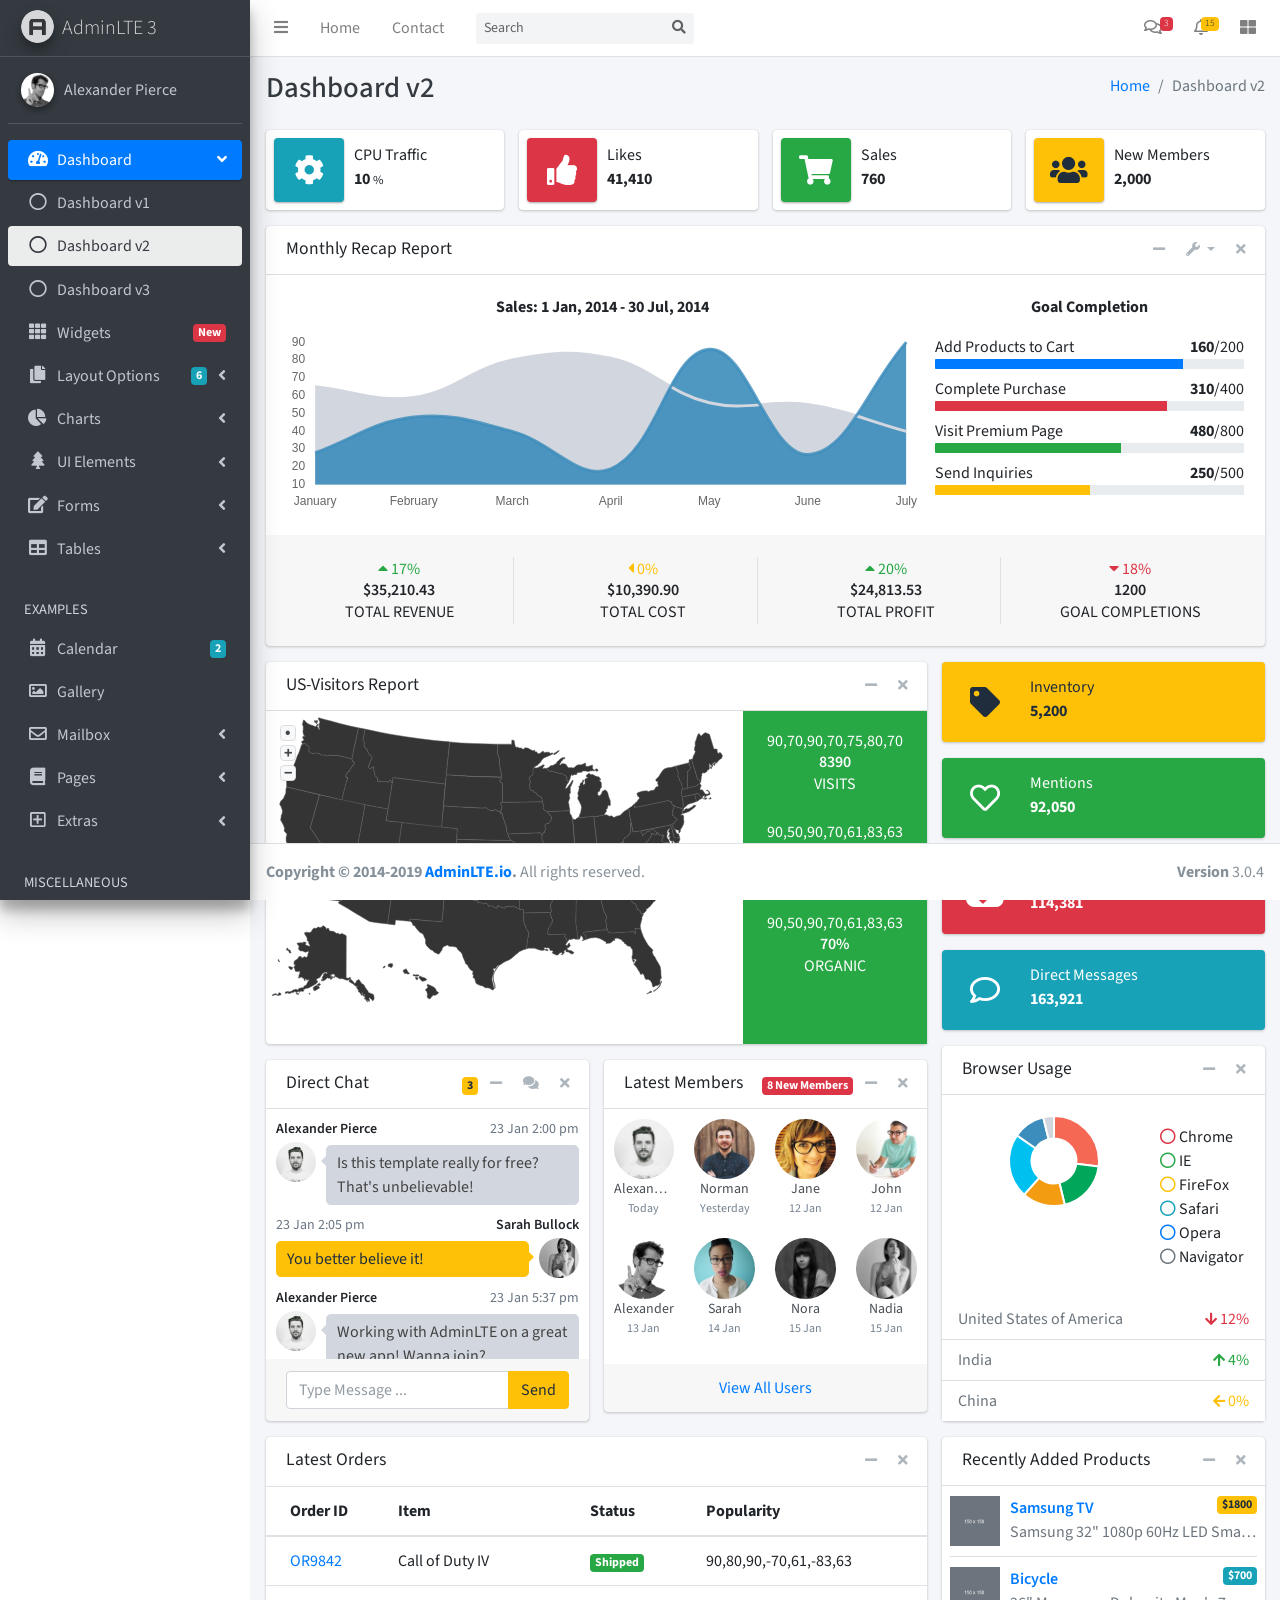
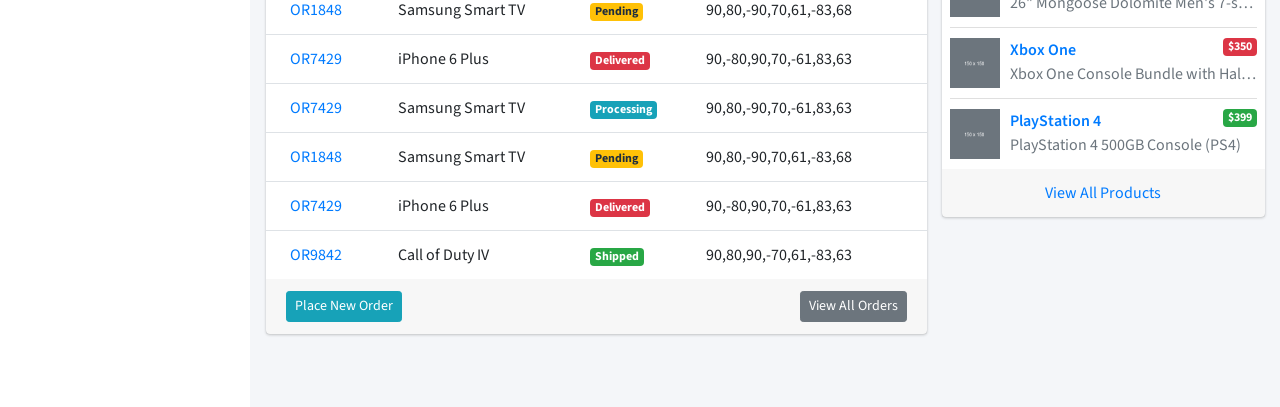
<file: DinamikCvSitesi/wwwroot/AdminLTE-3.0.4/index2.html>
<!DOCTYPE html>
<html lang="en">
<head>
  <meta charset="utf-8">
  <meta name="viewport" content="width=device-width, initial-scale=1">
  <meta http-equiv="x-ua-compatible" content="ie=edge">

  <title>AdminLTE 3 | Dashboard 2</title>

  <!-- Font Awesome Icons -->
  <link rel="stylesheet" href="plugins/fontawesome-free/css/all.min.css">
  <!-- overlayScrollbars -->
  <link rel="stylesheet" href="plugins/overlayScrollbars/css/OverlayScrollbars.min.css">
  <!-- Theme style -->
  <link rel="stylesheet" href="dist/css/adminlte.min.css">
  <!-- Google Font: Source Sans Pro -->
  <link href="https://fonts.googleapis.com/css?family=Source+Sans+Pro:300,400,400i,700" rel="stylesheet">
</head>
<body class="hold-transition sidebar-mini layout-fixed layout-navbar-fixed layout-footer-fixed">
<div class="wrapper">
  <!-- Navbar -->
  <nav class="main-header navbar navbar-expand navbar-white navbar-light">
    <!-- Left navbar links -->
    <ul class="navbar-nav">
      <li class="nav-item">
        <a class="nav-link" data-widget="pushmenu" href="#" role="button"><i class="fas fa-bars"></i></a>
      </li>
      <li class="nav-item d-none d-sm-inline-block">
        <a href="index3.html" class="nav-link">Home</a>
      </li>
      <li class="nav-item d-none d-sm-inline-block">
        <a href="#" class="nav-link">Contact</a>
      </li>
    </ul>

    <!-- SEARCH FORM -->
    <form class="form-inline ml-3">
      <div class="input-group input-group-sm">
        <input class="form-control form-control-navbar" type="search" placeholder="Search" aria-label="Search">
        <div class="input-group-append">
          <button class="btn btn-navbar" type="submit">
            <i class="fas fa-search"></i>
          </button>
        </div>
      </div>
    </form>

    <!-- Right navbar links -->
    <ul class="navbar-nav ml-auto">
      <!-- Messages Dropdown Menu -->
      <li class="nav-item dropdown">
        <a class="nav-link" data-toggle="dropdown" href="#">
          <i class="far fa-comments"></i>
          <span class="badge badge-danger navbar-badge">3</span>
        </a>
        <div class="dropdown-menu dropdown-menu-lg dropdown-menu-right">
          <a href="#" class="dropdown-item">
            <!-- Message Start -->
            <div class="media">
              <img src="dist/img/user1-128x128.jpg" alt="User Avatar" class="img-size-50 mr-3 img-circle">
              <div class="media-body">
                <h3 class="dropdown-item-title">
                  Brad Diesel
                  <span class="float-right text-sm text-danger"><i class="fas fa-star"></i></span>
                </h3>
                <p class="text-sm">Call me whenever you can...</p>
                <p class="text-sm text-muted"><i class="far fa-clock mr-1"></i> 4 Hours Ago</p>
              </div>
            </div>
            <!-- Message End -->
          </a>
          <div class="dropdown-divider"></div>
          <a href="#" class="dropdown-item">
            <!-- Message Start -->
            <div class="media">
              <img src="dist/img/user8-128x128.jpg" alt="User Avatar" class="img-size-50 img-circle mr-3">
              <div class="media-body">
                <h3 class="dropdown-item-title">
                  John Pierce
                  <span class="float-right text-sm text-muted"><i class="fas fa-star"></i></span>
                </h3>
                <p class="text-sm">I got your message bro</p>
                <p class="text-sm text-muted"><i class="far fa-clock mr-1"></i> 4 Hours Ago</p>
              </div>
            </div>
            <!-- Message End -->
          </a>
          <div class="dropdown-divider"></div>
          <a href="#" class="dropdown-item">
            <!-- Message Start -->
            <div class="media">
              <img src="dist/img/user3-128x128.jpg" alt="User Avatar" class="img-size-50 img-circle mr-3">
              <div class="media-body">
                <h3 class="dropdown-item-title">
                  Nora Silvester
                  <span class="float-right text-sm text-warning"><i class="fas fa-star"></i></span>
                </h3>
                <p class="text-sm">The subject goes here</p>
                <p class="text-sm text-muted"><i class="far fa-clock mr-1"></i> 4 Hours Ago</p>
              </div>
            </div>
            <!-- Message End -->
          </a>
          <div class="dropdown-divider"></div>
          <a href="#" class="dropdown-item dropdown-footer">See All Messages</a>
        </div>
      </li>
      <!-- Notifications Dropdown Menu -->
      <li class="nav-item dropdown">
        <a class="nav-link" data-toggle="dropdown" href="#">
          <i class="far fa-bell"></i>
          <span class="badge badge-warning navbar-badge">15</span>
        </a>
        <div class="dropdown-menu dropdown-menu-lg dropdown-menu-right">
          <span class="dropdown-item dropdown-header">15 Notifications</span>
          <div class="dropdown-divider"></div>
          <a href="#" class="dropdown-item">
            <i class="fas fa-envelope mr-2"></i> 4 new messages
            <span class="float-right text-muted text-sm">3 mins</span>
          </a>
          <div class="dropdown-divider"></div>
          <a href="#" class="dropdown-item">
            <i class="fas fa-users mr-2"></i> 8 friend requests
            <span class="float-right text-muted text-sm">12 hours</span>
          </a>
          <div class="dropdown-divider"></div>
          <a href="#" class="dropdown-item">
            <i class="fas fa-file mr-2"></i> 3 new reports
            <span class="float-right text-muted text-sm">2 days</span>
          </a>
          <div class="dropdown-divider"></div>
          <a href="#" class="dropdown-item dropdown-footer">See All Notifications</a>
        </div>
      </li>
      <li class="nav-item">
        <a class="nav-link" data-widget="control-sidebar" data-slide="true" href="#" role="button"><i
            class="fas fa-th-large"></i></a>
      </li>
    </ul>
  </nav>
  <!-- /.navbar -->

  <!-- Main Sidebar Container -->
  <aside class="main-sidebar sidebar-dark-primary elevation-4">
    <!-- Brand Logo -->
    <a href="index3.html" class="brand-link">
      <img src="dist/img/AdminLTELogo.png" alt="AdminLTE Logo" class="brand-image img-circle elevation-3"
           style="opacity: .8">
      <span class="brand-text font-weight-light">AdminLTE 3</span>
    </a>

    <!-- Sidebar -->
    <div class="sidebar">
      <!-- Sidebar user panel (optional) -->
      <div class="user-panel mt-3 pb-3 mb-3 d-flex">
        <div class="image">
          <img src="dist/img/user2-160x160.jpg" class="img-circle elevation-2" alt="User Image">
        </div>
        <div class="info">
          <a href="#" class="d-block">Alexander Pierce</a>
        </div>
      </div>

      <!-- Sidebar Menu -->
      <nav class="mt-2">
        <ul class="nav nav-pills nav-sidebar flex-column" data-widget="treeview" role="menu" data-accordion="false">
          <!-- Add icons to the links using the .nav-icon class
               with font-awesome or any other icon font library -->
          <li class="nav-item has-treeview menu-open">
            <a href="#" class="nav-link active">
              <i class="nav-icon fas fa-tachometer-alt"></i>
              <p>
                Dashboard
                <i class="right fas fa-angle-left"></i>
              </p>
            </a>
            <ul class="nav nav-treeview">
              <li class="nav-item">
                <a href="./index.html" class="nav-link">
                  <i class="far fa-circle nav-icon"></i>
                  <p>Dashboard v1</p>
                </a>
              </li>
              <li class="nav-item">
                <a href="./index2.html" class="nav-link active">
                  <i class="far fa-circle nav-icon"></i>
                  <p>Dashboard v2</p>
                </a>
              </li>
              <li class="nav-item">
                <a href="./index3.html" class="nav-link">
                  <i class="far fa-circle nav-icon"></i>
                  <p>Dashboard v3</p>
                </a>
              </li>
            </ul>
          </li>
          <li class="nav-item">
            <a href="pages/widgets.html" class="nav-link">
              <i class="nav-icon fas fa-th"></i>
              <p>
                Widgets
                <span class="right badge badge-danger">New</span>
              </p>
            </a>
          </li>
          <li class="nav-item has-treeview">
            <a href="#" class="nav-link">
              <i class="nav-icon fas fa-copy"></i>
              <p>
                Layout Options
                <i class="fas fa-angle-left right"></i>
                <span class="badge badge-info right">6</span>
              </p>
            </a>
            <ul class="nav nav-treeview">
              <li class="nav-item">
                <a href="pages/layout/top-nav.html" class="nav-link">
                  <i class="far fa-circle nav-icon"></i>
                  <p>Top Navigation</p>
                </a>
              </li>
              <li class="nav-item">
                <a href="pages/layout/top-nav-sidebar.html" class="nav-link">
                  <i class="far fa-circle nav-icon"></i>
                  <p>Top Navigation + Sidebar</p>
                </a>
              </li>
              <li class="nav-item">
                <a href="pages/layout/boxed.html" class="nav-link">
                  <i class="far fa-circle nav-icon"></i>
                  <p>Boxed</p>
                </a>
              </li>
              <li class="nav-item">
                <a href="pages/layout/fixed-sidebar.html" class="nav-link">
                  <i class="far fa-circle nav-icon"></i>
                  <p>Fixed Sidebar</p>
                </a>
              </li>
              <li class="nav-item">
                <a href="pages/layout/fixed-topnav.html" class="nav-link">
                  <i class="far fa-circle nav-icon"></i>
                  <p>Fixed Navbar</p>
                </a>
              </li>
              <li class="nav-item">
                <a href="pages/layout/fixed-footer.html" class="nav-link">
                  <i class="far fa-circle nav-icon"></i>
                  <p>Fixed Footer</p>
                </a>
              </li>
              <li class="nav-item">
                <a href="pages/layout/collapsed-sidebar.html" class="nav-link">
                  <i class="far fa-circle nav-icon"></i>
                  <p>Collapsed Sidebar</p>
                </a>
              </li>
            </ul>
          </li>
          <li class="nav-item has-treeview">
            <a href="#" class="nav-link">
              <i class="nav-icon fas fa-chart-pie"></i>
              <p>
                Charts
                <i class="right fas fa-angle-left"></i>
              </p>
            </a>
            <ul class="nav nav-treeview">
              <li class="nav-item">
                <a href="pages/charts/chartjs.html" class="nav-link">
                  <i class="far fa-circle nav-icon"></i>
                  <p>ChartJS</p>
                </a>
              </li>
              <li class="nav-item">
                <a href="pages/charts/flot.html" class="nav-link">
                  <i class="far fa-circle nav-icon"></i>
                  <p>Flot</p>
                </a>
              </li>
              <li class="nav-item">
                <a href="pages/charts/inline.html" class="nav-link">
                  <i class="far fa-circle nav-icon"></i>
                  <p>Inline</p>
                </a>
              </li>
            </ul>
          </li>
          <li class="nav-item has-treeview">
            <a href="#" class="nav-link">
              <i class="nav-icon fas fa-tree"></i>
              <p>
                UI Elements
                <i class="fas fa-angle-left right"></i>
              </p>
            </a>
            <ul class="nav nav-treeview">
              <li class="nav-item">
                <a href="pages/UI/general.html" class="nav-link">
                  <i class="far fa-circle nav-icon"></i>
                  <p>General</p>
                </a>
              </li>
              <li class="nav-item">
                <a href="pages/UI/icons.html" class="nav-link">
                  <i class="far fa-circle nav-icon"></i>
                  <p>Icons</p>
                </a>
              </li>
              <li class="nav-item">
                <a href="pages/UI/buttons.html" class="nav-link">
                  <i class="far fa-circle nav-icon"></i>
                  <p>Buttons</p>
                </a>
              </li>
              <li class="nav-item">
                <a href="pages/UI/sliders.html" class="nav-link">
                  <i class="far fa-circle nav-icon"></i>
                  <p>Sliders</p>
                </a>
              </li>
              <li class="nav-item">
                <a href="pages/UI/modals.html" class="nav-link">
                  <i class="far fa-circle nav-icon"></i>
                  <p>Modals & Alerts</p>
                </a>
              </li>
              <li class="nav-item">
                <a href="pages/UI/navbar.html" class="nav-link">
                  <i class="far fa-circle nav-icon"></i>
                  <p>Navbar & Tabs</p>
                </a>
              </li>
              <li class="nav-item">
                <a href="pages/UI/timeline.html" class="nav-link">
                  <i class="far fa-circle nav-icon"></i>
                  <p>Timeline</p>
                </a>
              </li>
              <li class="nav-item">
                <a href="pages/UI/ribbons.html" class="nav-link">
                  <i class="far fa-circle nav-icon"></i>
                  <p>Ribbons</p>
                </a>
              </li>
            </ul>
          </li>
          <li class="nav-item has-treeview">
            <a href="#" class="nav-link">
              <i class="nav-icon fas fa-edit"></i>
              <p>
                Forms
                <i class="fas fa-angle-left right"></i>
              </p>
            </a>
            <ul class="nav nav-treeview">
              <li class="nav-item">
                <a href="pages/forms/general.html" class="nav-link">
                  <i class="far fa-circle nav-icon"></i>
                  <p>General Elements</p>
                </a>
              </li>
              <li class="nav-item">
                <a href="pages/forms/advanced.html" class="nav-link">
                  <i class="far fa-circle nav-icon"></i>
                  <p>Advanced Elements</p>
                </a>
              </li>
              <li class="nav-item">
                <a href="pages/forms/editors.html" class="nav-link">
                  <i class="far fa-circle nav-icon"></i>
                  <p>Editors</p>
                </a>
              </li>
              <li class="nav-item">
                <a href="pages/forms/validation.html" class="nav-link">
                  <i class="far fa-circle nav-icon"></i>
                  <p>Validation</p>
                </a>
              </li>
            </ul>
          </li>
          <li class="nav-item has-treeview">
            <a href="#" class="nav-link">
              <i class="nav-icon fas fa-table"></i>
              <p>
                Tables
                <i class="fas fa-angle-left right"></i>
              </p>
            </a>
            <ul class="nav nav-treeview">
              <li class="nav-item">
                <a href="pages/tables/simple.html" class="nav-link">
                  <i class="far fa-circle nav-icon"></i>
                  <p>Simple Tables</p>
                </a>
              </li>
              <li class="nav-item">
                <a href="pages/tables/data.html" class="nav-link">
                  <i class="far fa-circle nav-icon"></i>
                  <p>DataTables</p>
                </a>
              </li>
              <li class="nav-item">
                <a href="pages/tables/jsgrid.html" class="nav-link">
                  <i class="far fa-circle nav-icon"></i>
                  <p>jsGrid</p>
                </a>
              </li>
            </ul>
          </li>
          <li class="nav-header">EXAMPLES</li>
          <li class="nav-item">
            <a href="pages/calendar.html" class="nav-link">
              <i class="nav-icon fas fa-calendar-alt"></i>
              <p>
                Calendar
                <span class="badge badge-info right">2</span>
              </p>
            </a>
          </li>
          <li class="nav-item">
            <a href="pages/gallery.html" class="nav-link">
              <i class="nav-icon far fa-image"></i>
              <p>
                Gallery
              </p>
            </a>
          </li>
          <li class="nav-item has-treeview">
            <a href="#" class="nav-link">
              <i class="nav-icon far fa-envelope"></i>
              <p>
                Mailbox
                <i class="fas fa-angle-left right"></i>
              </p>
            </a>
            <ul class="nav nav-treeview">
              <li class="nav-item">
                <a href="pages/mailbox/mailbox.html" class="nav-link">
                  <i class="far fa-circle nav-icon"></i>
                  <p>Inbox</p>
                </a>
              </li>
              <li class="nav-item">
                <a href="pages/mailbox/compose.html" class="nav-link">
                  <i class="far fa-circle nav-icon"></i>
                  <p>Compose</p>
                </a>
              </li>
              <li class="nav-item">
                <a href="pages/mailbox/read-mail.html" class="nav-link">
                  <i class="far fa-circle nav-icon"></i>
                  <p>Read</p>
                </a>
              </li>
            </ul>
          </li>
          <li class="nav-item has-treeview">
            <a href="#" class="nav-link">
              <i class="nav-icon fas fa-book"></i>
              <p>
                Pages
                <i class="fas fa-angle-left right"></i>
              </p>
            </a>
            <ul class="nav nav-treeview">
              <li class="nav-item">
                <a href="pages/examples/invoice.html" class="nav-link">
                  <i class="far fa-circle nav-icon"></i>
                  <p>Invoice</p>
                </a>
              </li>
              <li class="nav-item">
                <a href="pages/examples/profile.html" class="nav-link">
                  <i class="far fa-circle nav-icon"></i>
                  <p>Profile</p>
                </a>
              </li>
              <li class="nav-item">
                <a href="pages/examples/e-commerce.html" class="nav-link">
                  <i class="far fa-circle nav-icon"></i>
                  <p>E-commerce</p>
                </a>
              </li>
              <li class="nav-item">
                <a href="pages/examples/projects.html" class="nav-link">
                  <i class="far fa-circle nav-icon"></i>
                  <p>Projects</p>
                </a>
              </li>
              <li class="nav-item">
                <a href="pages/examples/project-add.html" class="nav-link">
                  <i class="far fa-circle nav-icon"></i>
                  <p>Project Add</p>
                </a>
              </li>
              <li class="nav-item">
                <a href="pages/examples/project-edit.html" class="nav-link">
                  <i class="far fa-circle nav-icon"></i>
                  <p>Project Edit</p>
                </a>
              </li>
              <li class="nav-item">
                <a href="pages/examples/project-detail.html" class="nav-link">
                  <i class="far fa-circle nav-icon"></i>
                  <p>Project Detail</p>
                </a>
              </li>
              <li class="nav-item">
                <a href="pages/examples/contacts.html" class="nav-link">
                  <i class="far fa-circle nav-icon"></i>
                  <p>Contacts</p>
                </a>
              </li>
            </ul>
          </li>
          <li class="nav-item has-treeview">
            <a href="#" class="nav-link">
              <i class="nav-icon far fa-plus-square"></i>
              <p>
                Extras
                <i class="fas fa-angle-left right"></i>
              </p>
            </a>
            <ul class="nav nav-treeview">
              <li class="nav-item">
                <a href="pages/examples/login.html" class="nav-link">
                  <i class="far fa-circle nav-icon"></i>
                  <p>Login</p>
                </a>
              </li>
              <li class="nav-item">
                <a href="pages/examples/register.html" class="nav-link">
                  <i class="far fa-circle nav-icon"></i>
                  <p>Register</p>
                </a>
              </li>
              <li class="nav-item">
                <a href="pages/examples/forgot-password.html" class="nav-link">
                  <i class="far fa-circle nav-icon"></i>
                  <p>Forgot Password</p>
                </a>
              </li>
              <li class="nav-item">
                <a href="pages/examples/recover-password.html" class="nav-link">
                  <i class="far fa-circle nav-icon"></i>
                  <p>Recover Password</p>
                </a>
              </li>
              <li class="nav-item">
                <a href="pages/examples/lockscreen.html" class="nav-link">
                  <i class="far fa-circle nav-icon"></i>
                  <p>Lockscreen</p>
                </a>
              </li>
              <li class="nav-item">
                <a href="pages/examples/legacy-user-menu.html" class="nav-link">
                  <i class="far fa-circle nav-icon"></i>
                  <p>Legacy User Menu</p>
                </a>
              </li>
              <li class="nav-item">
                <a href="pages/examples/language-menu.html" class="nav-link">
                  <i class="far fa-circle nav-icon"></i>
                  <p>Language Menu</p>
                </a>
              </li>
              <li class="nav-item">
                <a href="pages/examples/404.html" class="nav-link">
                  <i class="far fa-circle nav-icon"></i>
                  <p>Error 404</p>
                </a>
              </li>
              <li class="nav-item">
                <a href="pages/examples/500.html" class="nav-link">
                  <i class="far fa-circle nav-icon"></i>
                  <p>Error 500</p>
                </a>
              </li>
              <li class="nav-item">
                <a href="pages/examples/pace.html" class="nav-link">
                  <i class="far fa-circle nav-icon"></i>
                  <p>Pace</p>
                </a>
              </li>
              <li class="nav-item">
                <a href="pages/examples/blank.html" class="nav-link">
                  <i class="far fa-circle nav-icon"></i>
                  <p>Blank Page</p>
                </a>
              </li>
              <li class="nav-item">
                <a href="starter.html" class="nav-link">
                  <i class="far fa-circle nav-icon"></i>
                  <p>Starter Page</p>
                </a>
              </li>
            </ul>
          </li>
          <li class="nav-header">MISCELLANEOUS</li>
          <li class="nav-item">
            <a href="https://adminlte.io/docs/3.0" class="nav-link">
              <i class="nav-icon fas fa-file"></i>
              <p>Documentation</p>
            </a>
          </li>
          <li class="nav-header">MULTI LEVEL EXAMPLE</li>
          <li class="nav-item">
            <a href="#" class="nav-link">
              <i class="fas fa-circle nav-icon"></i>
              <p>Level 1</p>
            </a>
          </li>
          <li class="nav-item has-treeview">
            <a href="#" class="nav-link">
              <i class="nav-icon fas fa-circle"></i>
              <p>
                Level 1
                <i class="right fas fa-angle-left"></i>
              </p>
            </a>
            <ul class="nav nav-treeview">
              <li class="nav-item">
                <a href="#" class="nav-link">
                  <i class="far fa-circle nav-icon"></i>
                  <p>Level 2</p>
                </a>
              </li>
              <li class="nav-item has-treeview">
                <a href="#" class="nav-link">
                  <i class="far fa-circle nav-icon"></i>
                  <p>
                    Level 2
                    <i class="right fas fa-angle-left"></i>
                  </p>
                </a>
                <ul class="nav nav-treeview">
                  <li class="nav-item">
                    <a href="#" class="nav-link">
                      <i class="far fa-dot-circle nav-icon"></i>
                      <p>Level 3</p>
                    </a>
                  </li>
                  <li class="nav-item">
                    <a href="#" class="nav-link">
                      <i class="far fa-dot-circle nav-icon"></i>
                      <p>Level 3</p>
                    </a>
                  </li>
                  <li class="nav-item">
                    <a href="#" class="nav-link">
                      <i class="far fa-dot-circle nav-icon"></i>
                      <p>Level 3</p>
                    </a>
                  </li>
                </ul>
              </li>
              <li class="nav-item">
                <a href="#" class="nav-link">
                  <i class="far fa-circle nav-icon"></i>
                  <p>Level 2</p>
                </a>
              </li>
            </ul>
          </li>
          <li class="nav-item">
            <a href="#" class="nav-link">
              <i class="fas fa-circle nav-icon"></i>
              <p>Level 1</p>
            </a>
          </li>
          <li class="nav-header">LABELS</li>
          <li class="nav-item">
            <a href="#" class="nav-link">
              <i class="nav-icon far fa-circle text-danger"></i>
              <p class="text">Important</p>
            </a>
          </li>
          <li class="nav-item">
            <a href="#" class="nav-link">
              <i class="nav-icon far fa-circle text-warning"></i>
              <p>Warning</p>
            </a>
          </li>
          <li class="nav-item">
            <a href="#" class="nav-link">
              <i class="nav-icon far fa-circle text-info"></i>
              <p>Informational</p>
            </a>
          </li>
        </ul>
      </nav>
      <!-- /.sidebar-menu -->
    </div>
    <!-- /.sidebar -->
  </aside>

  <!-- Content Wrapper. Contains page content -->
  <div class="content-wrapper">
    <!-- Content Header (Page header) -->
    <div class="content-header">
      <div class="container-fluid">
        <div class="row mb-2">
          <div class="col-sm-6">
            <h1 class="m-0 text-dark">Dashboard v2</h1>
          </div><!-- /.col -->
          <div class="col-sm-6">
            <ol class="breadcrumb float-sm-right">
              <li class="breadcrumb-item"><a href="#">Home</a></li>
              <li class="breadcrumb-item active">Dashboard v2</li>
            </ol>
          </div><!-- /.col -->
        </div><!-- /.row -->
      </div><!-- /.container-fluid -->
    </div>
    <!-- /.content-header -->

    <!-- Main content -->
    <section class="content">
      <div class="container-fluid">
        <!-- Info boxes -->
        <div class="row">
          <div class="col-12 col-sm-6 col-md-3">
            <div class="info-box">
              <span class="info-box-icon bg-info elevation-1"><i class="fas fa-cog"></i></span>

              <div class="info-box-content">
                <span class="info-box-text">CPU Traffic</span>
                <span class="info-box-number">
                  10
                  <small>%</small>
                </span>
              </div>
              <!-- /.info-box-content -->
            </div>
            <!-- /.info-box -->
          </div>
          <!-- /.col -->
          <div class="col-12 col-sm-6 col-md-3">
            <div class="info-box mb-3">
              <span class="info-box-icon bg-danger elevation-1"><i class="fas fa-thumbs-up"></i></span>

              <div class="info-box-content">
                <span class="info-box-text">Likes</span>
                <span class="info-box-number">41,410</span>
              </div>
              <!-- /.info-box-content -->
            </div>
            <!-- /.info-box -->
          </div>
          <!-- /.col -->

          <!-- fix for small devices only -->
          <div class="clearfix hidden-md-up"></div>

          <div class="col-12 col-sm-6 col-md-3">
            <div class="info-box mb-3">
              <span class="info-box-icon bg-success elevation-1"><i class="fas fa-shopping-cart"></i></span>

              <div class="info-box-content">
                <span class="info-box-text">Sales</span>
                <span class="info-box-number">760</span>
              </div>
              <!-- /.info-box-content -->
            </div>
            <!-- /.info-box -->
          </div>
          <!-- /.col -->
          <div class="col-12 col-sm-6 col-md-3">
            <div class="info-box mb-3">
              <span class="info-box-icon bg-warning elevation-1"><i class="fas fa-users"></i></span>

              <div class="info-box-content">
                <span class="info-box-text">New Members</span>
                <span class="info-box-number">2,000</span>
              </div>
              <!-- /.info-box-content -->
            </div>
            <!-- /.info-box -->
          </div>
          <!-- /.col -->
        </div>
        <!-- /.row -->

        <div class="row">
          <div class="col-md-12">
            <div class="card">
              <div class="card-header">
                <h5 class="card-title">Monthly Recap Report</h5>

                <div class="card-tools">
                  <button type="button" class="btn btn-tool" data-card-widget="collapse">
                    <i class="fas fa-minus"></i>
                  </button>
                  <div class="btn-group">
                    <button type="button" class="btn btn-tool dropdown-toggle" data-toggle="dropdown">
                      <i class="fas fa-wrench"></i>
                    </button>
                    <div class="dropdown-menu dropdown-menu-right" role="menu">
                      <a href="#" class="dropdown-item">Action</a>
                      <a href="#" class="dropdown-item">Another action</a>
                      <a href="#" class="dropdown-item">Something else here</a>
                      <a class="dropdown-divider"></a>
                      <a href="#" class="dropdown-item">Separated link</a>
                    </div>
                  </div>
                  <button type="button" class="btn btn-tool" data-card-widget="remove">
                    <i class="fas fa-times"></i>
                  </button>
                </div>
              </div>
              <!-- /.card-header -->
              <div class="card-body">
                <div class="row">
                  <div class="col-md-8">
                    <p class="text-center">
                      <strong>Sales: 1 Jan, 2014 - 30 Jul, 2014</strong>
                    </p>

                    <div class="chart">
                      <!-- Sales Chart Canvas -->
                      <canvas id="salesChart" height="180" style="height: 180px;"></canvas>
                    </div>
                    <!-- /.chart-responsive -->
                  </div>
                  <!-- /.col -->
                  <div class="col-md-4">
                    <p class="text-center">
                      <strong>Goal Completion</strong>
                    </p>

                    <div class="progress-group">
                      Add Products to Cart
                      <span class="float-right"><b>160</b>/200</span>
                      <div class="progress progress-sm">
                        <div class="progress-bar bg-primary" style="width: 80%"></div>
                      </div>
                    </div>
                    <!-- /.progress-group -->

                    <div class="progress-group">
                      Complete Purchase
                      <span class="float-right"><b>310</b>/400</span>
                      <div class="progress progress-sm">
                        <div class="progress-bar bg-danger" style="width: 75%"></div>
                      </div>
                    </div>

                    <!-- /.progress-group -->
                    <div class="progress-group">
                      <span class="progress-text">Visit Premium Page</span>
                      <span class="float-right"><b>480</b>/800</span>
                      <div class="progress progress-sm">
                        <div class="progress-bar bg-success" style="width: 60%"></div>
                      </div>
                    </div>

                    <!-- /.progress-group -->
                    <div class="progress-group">
                      Send Inquiries
                      <span class="float-right"><b>250</b>/500</span>
                      <div class="progress progress-sm">
                        <div class="progress-bar bg-warning" style="width: 50%"></div>
                      </div>
                    </div>
                    <!-- /.progress-group -->
                  </div>
                  <!-- /.col -->
                </div>
                <!-- /.row -->
              </div>
              <!-- ./card-body -->
              <div class="card-footer">
                <div class="row">
                  <div class="col-sm-3 col-6">
                    <div class="description-block border-right">
                      <span class="description-percentage text-success"><i class="fas fa-caret-up"></i> 17%</span>
                      <h5 class="description-header">$35,210.43</h5>
                      <span class="description-text">TOTAL REVENUE</span>
                    </div>
                    <!-- /.description-block -->
                  </div>
                  <!-- /.col -->
                  <div class="col-sm-3 col-6">
                    <div class="description-block border-right">
                      <span class="description-percentage text-warning"><i class="fas fa-caret-left"></i> 0%</span>
                      <h5 class="description-header">$10,390.90</h5>
                      <span class="description-text">TOTAL COST</span>
                    </div>
                    <!-- /.description-block -->
                  </div>
                  <!-- /.col -->
                  <div class="col-sm-3 col-6">
                    <div class="description-block border-right">
                      <span class="description-percentage text-success"><i class="fas fa-caret-up"></i> 20%</span>
                      <h5 class="description-header">$24,813.53</h5>
                      <span class="description-text">TOTAL PROFIT</span>
                    </div>
                    <!-- /.description-block -->
                  </div>
                  <!-- /.col -->
                  <div class="col-sm-3 col-6">
                    <div class="description-block">
                      <span class="description-percentage text-danger"><i class="fas fa-caret-down"></i> 18%</span>
                      <h5 class="description-header">1200</h5>
                      <span class="description-text">GOAL COMPLETIONS</span>
                    </div>
                    <!-- /.description-block -->
                  </div>
                </div>
                <!-- /.row -->
              </div>
              <!-- /.card-footer -->
            </div>
            <!-- /.card -->
          </div>
          <!-- /.col -->
        </div>
        <!-- /.row -->

        <!-- Main row -->
        <div class="row">
          <!-- Left col -->
          <div class="col-md-8">
            <!-- MAP & BOX PANE -->
            <div class="card">
              <div class="card-header">
                <h3 class="card-title">US-Visitors Report</h3>

                <div class="card-tools">
                  <button type="button" class="btn btn-tool" data-card-widget="collapse">
                    <i class="fas fa-minus"></i>
                  </button>
                  <button type="button" class="btn btn-tool" data-card-widget="remove">
                    <i class="fas fa-times"></i>
                  </button>
                </div>
              </div>
              <!-- /.card-header -->
              <div class="card-body p-0">
                <div class="d-md-flex">
                  <div class="p-1 flex-fill" style="overflow: hidden">
                    <!-- Map will be created here -->
                    <div id="world-map-markers" style="height: 325px; overflow: hidden">
                      <div class="map"></div>
                    </div>
                  </div>
                  <div class="card-pane-right bg-success pt-2 pb-2 pl-4 pr-4">
                    <div class="description-block mb-4">
                      <div class="sparkbar pad" data-color="#fff">90,70,90,70,75,80,70</div>
                      <h5 class="description-header">8390</h5>
                      <span class="description-text">Visits</span>
                    </div>
                    <!-- /.description-block -->
                    <div class="description-block mb-4">
                      <div class="sparkbar pad" data-color="#fff">90,50,90,70,61,83,63</div>
                      <h5 class="description-header">30%</h5>
                      <span class="description-text">Referrals</span>
                    </div>
                    <!-- /.description-block -->
                    <div class="description-block">
                      <div class="sparkbar pad" data-color="#fff">90,50,90,70,61,83,63</div>
                      <h5 class="description-header">70%</h5>
                      <span class="description-text">Organic</span>
                    </div>
                    <!-- /.description-block -->
                  </div><!-- /.card-pane-right -->
                </div><!-- /.d-md-flex -->
              </div>
              <!-- /.card-body -->
            </div>
            <!-- /.card -->
            <div class="row">
              <div class="col-md-6">
                <!-- DIRECT CHAT -->
                <div class="card direct-chat direct-chat-warning">
                  <div class="card-header">
                    <h3 class="card-title">Direct Chat</h3>

                    <div class="card-tools">
                      <span data-toggle="tooltip" title="3 New Messages" class="badge badge-warning">3</span>
                      <button type="button" class="btn btn-tool" data-card-widget="collapse"><i class="fas fa-minus"></i>
                      </button>
                      <button type="button" class="btn btn-tool" data-toggle="tooltip" title="Contacts"
                              data-widget="chat-pane-toggle">
                        <i class="fas fa-comments"></i></button>
                      <button type="button" class="btn btn-tool" data-card-widget="remove"><i class="fas fa-times"></i>
                      </button>
                    </div>
                  </div>
                  <!-- /.card-header -->
                  <div class="card-body">
                    <!-- Conversations are loaded here -->
                    <div class="direct-chat-messages">
                      <!-- Message. Default to the left -->
                      <div class="direct-chat-msg">
                        <div class="direct-chat-infos clearfix">
                          <span class="direct-chat-name float-left">Alexander Pierce</span>
                          <span class="direct-chat-timestamp float-right">23 Jan 2:00 pm</span>
                        </div>
                        <!-- /.direct-chat-infos -->
                        <img class="direct-chat-img" src="dist/img/user1-128x128.jpg" alt="message user image">
                        <!-- /.direct-chat-img -->
                        <div class="direct-chat-text">
                          Is this template really for free? That's unbelievable!
                        </div>
                        <!-- /.direct-chat-text -->
                      </div>
                      <!-- /.direct-chat-msg -->

                      <!-- Message to the right -->
                      <div class="direct-chat-msg right">
                        <div class="direct-chat-infos clearfix">
                          <span class="direct-chat-name float-right">Sarah Bullock</span>
                          <span class="direct-chat-timestamp float-left">23 Jan 2:05 pm</span>
                        </div>
                        <!-- /.direct-chat-infos -->
                        <img class="direct-chat-img" src="dist/img/user3-128x128.jpg" alt="message user image">
                        <!-- /.direct-chat-img -->
                        <div class="direct-chat-text">
                          You better believe it!
                        </div>
                        <!-- /.direct-chat-text -->
                      </div>
                      <!-- /.direct-chat-msg -->

                      <!-- Message. Default to the left -->
                      <div class="direct-chat-msg">
                        <div class="direct-chat-infos clearfix">
                          <span class="direct-chat-name float-left">Alexander Pierce</span>
                          <span class="direct-chat-timestamp float-right">23 Jan 5:37 pm</span>
                        </div>
                        <!-- /.direct-chat-infos -->
                        <img class="direct-chat-img" src="dist/img/user1-128x128.jpg" alt="message user image">
                        <!-- /.direct-chat-img -->
                        <div class="direct-chat-text">
                          Working with AdminLTE on a great new app! Wanna join?
                        </div>
                        <!-- /.direct-chat-text -->
                      </div>
                      <!-- /.direct-chat-msg -->

                      <!-- Message to the right -->
                      <div class="direct-chat-msg right">
                        <div class="direct-chat-infos clearfix">
                          <span class="direct-chat-name float-right">Sarah Bullock</span>
                          <span class="direct-chat-timestamp float-left">23 Jan 6:10 pm</span>
                        </div>
                        <!-- /.direct-chat-infos -->
                        <img class="direct-chat-img" src="dist/img/user3-128x128.jpg" alt="message user image">
                        <!-- /.direct-chat-img -->
                        <div class="direct-chat-text">
                          I would love to.
                        </div>
                        <!-- /.direct-chat-text -->
                      </div>
                      <!-- /.direct-chat-msg -->

                    </div>
                    <!--/.direct-chat-messages-->

                    <!-- Contacts are loaded here -->
                    <div class="direct-chat-contacts">
                      <ul class="contacts-list">
                        <li>
                          <a href="#">
                            <img class="contacts-list-img" src="dist/img/user1-128x128.jpg">

                            <div class="contacts-list-info">
                              <span class="contacts-list-name">
                                Count Dracula
                                <small class="contacts-list-date float-right">2/28/2015</small>
                              </span>
                              <span class="contacts-list-msg">How have you been? I was...</span>
                            </div>
                            <!-- /.contacts-list-info -->
                          </a>
                        </li>
                        <!-- End Contact Item -->
                        <li>
                          <a href="#">
                            <img class="contacts-list-img" src="dist/img/user7-128x128.jpg">

                            <div class="contacts-list-info">
                              <span class="contacts-list-name">
                                Sarah Doe
                                <small class="contacts-list-date float-right">2/23/2015</small>
                              </span>
                              <span class="contacts-list-msg">I will be waiting for...</span>
                            </div>
                            <!-- /.contacts-list-info -->
                          </a>
                        </li>
                        <!-- End Contact Item -->
                        <li>
                          <a href="#">
                            <img class="contacts-list-img" src="dist/img/user3-128x128.jpg">

                            <div class="contacts-list-info">
                              <span class="contacts-list-name">
                                Nadia Jolie
                                <small class="contacts-list-date float-right">2/20/2015</small>
                              </span>
                              <span class="contacts-list-msg">I'll call you back at...</span>
                            </div>
                            <!-- /.contacts-list-info -->
                          </a>
                        </li>
                        <!-- End Contact Item -->
                        <li>
                          <a href="#">
                            <img class="contacts-list-img" src="dist/img/user5-128x128.jpg">

                            <div class="contacts-list-info">
                              <span class="contacts-list-name">
                                Nora S. Vans
                                <small class="contacts-list-date float-right">2/10/2015</small>
                              </span>
                              <span class="contacts-list-msg">Where is your new...</span>
                            </div>
                            <!-- /.contacts-list-info -->
                          </a>
                        </li>
                        <!-- End Contact Item -->
                        <li>
                          <a href="#">
                            <img class="contacts-list-img" src="dist/img/user6-128x128.jpg">

                            <div class="contacts-list-info">
                              <span class="contacts-list-name">
                                John K.
                                <small class="contacts-list-date float-right">1/27/2015</small>
                              </span>
                              <span class="contacts-list-msg">Can I take a look at...</span>
                            </div>
                            <!-- /.contacts-list-info -->
                          </a>
                        </li>
                        <!-- End Contact Item -->
                        <li>
                          <a href="#">
                            <img class="contacts-list-img" src="dist/img/user8-128x128.jpg">

                            <div class="contacts-list-info">
                              <span class="contacts-list-name">
                                Kenneth M.
                                <small class="contacts-list-date float-right">1/4/2015</small>
                              </span>
                              <span class="contacts-list-msg">Never mind I found...</span>
                            </div>
                            <!-- /.contacts-list-info -->
                          </a>
                        </li>
                        <!-- End Contact Item -->
                      </ul>
                      <!-- /.contacts-list -->
                    </div>
                    <!-- /.direct-chat-pane -->
                  </div>
                  <!-- /.card-body -->
                  <div class="card-footer">
                    <form action="#" method="post">
                      <div class="input-group">
                        <input type="text" name="message" placeholder="Type Message ..." class="form-control">
                        <span class="input-group-append">
                          <button type="button" class="btn btn-warning">Send</button>
                        </span>
                      </div>
                    </form>
                  </div>
                  <!-- /.card-footer-->
                </div>
                <!--/.direct-chat -->
              </div>
              <!-- /.col -->

              <div class="col-md-6">
                <!-- USERS LIST -->
                <div class="card">
                  <div class="card-header">
                    <h3 class="card-title">Latest Members</h3>

                    <div class="card-tools">
                      <span class="badge badge-danger">8 New Members</span>
                      <button type="button" class="btn btn-tool" data-card-widget="collapse"><i class="fas fa-minus"></i>
                      </button>
                      <button type="button" class="btn btn-tool" data-card-widget="remove"><i class="fas fa-times"></i>
                      </button>
                    </div>
                  </div>
                  <!-- /.card-header -->
                  <div class="card-body p-0">
                    <ul class="users-list clearfix">
                      <li>
                        <img src="dist/img/user1-128x128.jpg" alt="User Image">
                        <a class="users-list-name" href="#">Alexander Pierce</a>
                        <span class="users-list-date">Today</span>
                      </li>
                      <li>
                        <img src="dist/img/user8-128x128.jpg" alt="User Image">
                        <a class="users-list-name" href="#">Norman</a>
                        <span class="users-list-date">Yesterday</span>
                      </li>
                      <li>
                        <img src="dist/img/user7-128x128.jpg" alt="User Image">
                        <a class="users-list-name" href="#">Jane</a>
                        <span class="users-list-date">12 Jan</span>
                      </li>
                      <li>
                        <img src="dist/img/user6-128x128.jpg" alt="User Image">
                        <a class="users-list-name" href="#">John</a>
                        <span class="users-list-date">12 Jan</span>
                      </li>
                      <li>
                        <img src="dist/img/user2-160x160.jpg" alt="User Image">
                        <a class="users-list-name" href="#">Alexander</a>
                        <span class="users-list-date">13 Jan</span>
                      </li>
                      <li>
                        <img src="dist/img/user5-128x128.jpg" alt="User Image">
                        <a class="users-list-name" href="#">Sarah</a>
                        <span class="users-list-date">14 Jan</span>
                      </li>
                      <li>
                        <img src="dist/img/user4-128x128.jpg" alt="User Image">
                        <a class="users-list-name" href="#">Nora</a>
                        <span class="users-list-date">15 Jan</span>
                      </li>
                      <li>
                        <img src="dist/img/user3-128x128.jpg" alt="User Image">
                        <a class="users-list-name" href="#">Nadia</a>
                        <span class="users-list-date">15 Jan</span>
                      </li>
                    </ul>
                    <!-- /.users-list -->
                  </div>
                  <!-- /.card-body -->
                  <div class="card-footer text-center">
                    <a href="javascript::">View All Users</a>
                  </div>
                  <!-- /.card-footer -->
                </div>
                <!--/.card -->
              </div>
              <!-- /.col -->
            </div>
            <!-- /.row -->

            <!-- TABLE: LATEST ORDERS -->
            <div class="card">
              <div class="card-header border-transparent">
                <h3 class="card-title">Latest Orders</h3>

                <div class="card-tools">
                  <button type="button" class="btn btn-tool" data-card-widget="collapse">
                    <i class="fas fa-minus"></i>
                  </button>
                  <button type="button" class="btn btn-tool" data-card-widget="remove">
                    <i class="fas fa-times"></i>
                  </button>
                </div>
              </div>
              <!-- /.card-header -->
              <div class="card-body p-0">
                <div class="table-responsive">
                  <table class="table m-0">
                    <thead>
                    <tr>
                      <th>Order ID</th>
                      <th>Item</th>
                      <th>Status</th>
                      <th>Popularity</th>
                    </tr>
                    </thead>
                    <tbody>
                    <tr>
                      <td><a href="pages/examples/invoice.html">OR9842</a></td>
                      <td>Call of Duty IV</td>
                      <td><span class="badge badge-success">Shipped</span></td>
                      <td>
                        <div class="sparkbar" data-color="#00a65a" data-height="20">90,80,90,-70,61,-83,63</div>
                      </td>
                    </tr>
                    <tr>
                      <td><a href="pages/examples/invoice.html">OR1848</a></td>
                      <td>Samsung Smart TV</td>
                      <td><span class="badge badge-warning">Pending</span></td>
                      <td>
                        <div class="sparkbar" data-color="#f39c12" data-height="20">90,80,-90,70,61,-83,68</div>
                      </td>
                    </tr>
                    <tr>
                      <td><a href="pages/examples/invoice.html">OR7429</a></td>
                      <td>iPhone 6 Plus</td>
                      <td><span class="badge badge-danger">Delivered</span></td>
                      <td>
                        <div class="sparkbar" data-color="#f56954" data-height="20">90,-80,90,70,-61,83,63</div>
                      </td>
                    </tr>
                    <tr>
                      <td><a href="pages/examples/invoice.html">OR7429</a></td>
                      <td>Samsung Smart TV</td>
                      <td><span class="badge badge-info">Processing</span></td>
                      <td>
                        <div class="sparkbar" data-color="#00c0ef" data-height="20">90,80,-90,70,-61,83,63</div>
                      </td>
                    </tr>
                    <tr>
                      <td><a href="pages/examples/invoice.html">OR1848</a></td>
                      <td>Samsung Smart TV</td>
                      <td><span class="badge badge-warning">Pending</span></td>
                      <td>
                        <div class="sparkbar" data-color="#f39c12" data-height="20">90,80,-90,70,61,-83,68</div>
                      </td>
                    </tr>
                    <tr>
                      <td><a href="pages/examples/invoice.html">OR7429</a></td>
                      <td>iPhone 6 Plus</td>
                      <td><span class="badge badge-danger">Delivered</span></td>
                      <td>
                        <div class="sparkbar" data-color="#f56954" data-height="20">90,-80,90,70,-61,83,63</div>
                      </td>
                    </tr>
                    <tr>
                      <td><a href="pages/examples/invoice.html">OR9842</a></td>
                      <td>Call of Duty IV</td>
                      <td><span class="badge badge-success">Shipped</span></td>
                      <td>
                        <div class="sparkbar" data-color="#00a65a" data-height="20">90,80,90,-70,61,-83,63</div>
                      </td>
                    </tr>
                    </tbody>
                  </table>
                </div>
                <!-- /.table-responsive -->
              </div>
              <!-- /.card-body -->
              <div class="card-footer clearfix">
                <a href="javascript:void(0)" class="btn btn-sm btn-info float-left">Place New Order</a>
                <a href="javascript:void(0)" class="btn btn-sm btn-secondary float-right">View All Orders</a>
              </div>
              <!-- /.card-footer -->
            </div>
            <!-- /.card -->
          </div>
          <!-- /.col -->

          <div class="col-md-4">
            <!-- Info Boxes Style 2 -->
            <div class="info-box mb-3 bg-warning">
              <span class="info-box-icon"><i class="fas fa-tag"></i></span>

              <div class="info-box-content">
                <span class="info-box-text">Inventory</span>
                <span class="info-box-number">5,200</span>
              </div>
              <!-- /.info-box-content -->
            </div>
            <!-- /.info-box -->
            <div class="info-box mb-3 bg-success">
              <span class="info-box-icon"><i class="far fa-heart"></i></span>

              <div class="info-box-content">
                <span class="info-box-text">Mentions</span>
                <span class="info-box-number">92,050</span>
              </div>
              <!-- /.info-box-content -->
            </div>
            <!-- /.info-box -->
            <div class="info-box mb-3 bg-danger">
              <span class="info-box-icon"><i class="fas fa-cloud-download-alt"></i></span>

              <div class="info-box-content">
                <span class="info-box-text">Downloads</span>
                <span class="info-box-number">114,381</span>
              </div>
              <!-- /.info-box-content -->
            </div>
            <!-- /.info-box -->
            <div class="info-box mb-3 bg-info">
              <span class="info-box-icon"><i class="far fa-comment"></i></span>

              <div class="info-box-content">
                <span class="info-box-text">Direct Messages</span>
                <span class="info-box-number">163,921</span>
              </div>
              <!-- /.info-box-content -->
            </div>
            <!-- /.info-box -->

            <div class="card">
              <div class="card-header">
                <h3 class="card-title">Browser Usage</h3>

                <div class="card-tools">
                  <button type="button" class="btn btn-tool" data-card-widget="collapse"><i class="fas fa-minus"></i>
                  </button>
                  <button type="button" class="btn btn-tool" data-card-widget="remove"><i class="fas fa-times"></i>
                  </button>
                </div>
              </div>
              <!-- /.card-header -->
              <div class="card-body">
                <div class="row">
                  <div class="col-md-8">
                    <div class="chart-responsive">
                      <canvas id="pieChart" height="150"></canvas>
                    </div>
                    <!-- ./chart-responsive -->
                  </div>
                  <!-- /.col -->
                  <div class="col-md-4">
                    <ul class="chart-legend clearfix">
                      <li><i class="far fa-circle text-danger"></i> Chrome</li>
                      <li><i class="far fa-circle text-success"></i> IE</li>
                      <li><i class="far fa-circle text-warning"></i> FireFox</li>
                      <li><i class="far fa-circle text-info"></i> Safari</li>
                      <li><i class="far fa-circle text-primary"></i> Opera</li>
                      <li><i class="far fa-circle text-secondary"></i> Navigator</li>
                    </ul>
                  </div>
                  <!-- /.col -->
                </div>
                <!-- /.row -->
              </div>
              <!-- /.card-body -->
              <div class="card-footer bg-white p-0">
                <ul class="nav nav-pills flex-column">
                  <li class="nav-item">
                    <a href="#" class="nav-link">
                      United States of America
                      <span class="float-right text-danger">
                        <i class="fas fa-arrow-down text-sm"></i>
                        12%</span>
                    </a>
                  </li>
                  <li class="nav-item">
                    <a href="#" class="nav-link">
                      India
                      <span class="float-right text-success">
                        <i class="fas fa-arrow-up text-sm"></i> 4%
                      </span>
                    </a>
                  </li>
                  <li class="nav-item">
                    <a href="#" class="nav-link">
                      China
                      <span class="float-right text-warning">
                        <i class="fas fa-arrow-left text-sm"></i> 0%
                      </span>
                    </a>
                  </li>
                </ul>
              </div>
              <!-- /.footer -->
            </div>
            <!-- /.card -->

            <!-- PRODUCT LIST -->
            <div class="card">
              <div class="card-header">
                <h3 class="card-title">Recently Added Products</h3>

                <div class="card-tools">
                  <button type="button" class="btn btn-tool" data-card-widget="collapse">
                    <i class="fas fa-minus"></i>
                  </button>
                  <button type="button" class="btn btn-tool" data-card-widget="remove">
                    <i class="fas fa-times"></i>
                  </button>
                </div>
              </div>
              <!-- /.card-header -->
              <div class="card-body p-0">
                <ul class="products-list product-list-in-card pl-2 pr-2">
                  <li class="item">
                    <div class="product-img">
                      <img src="dist/img/default-150x150.png" alt="Product Image" class="img-size-50">
                    </div>
                    <div class="product-info">
                      <a href="javascript:void(0)" class="product-title">Samsung TV
                        <span class="badge badge-warning float-right">$1800</span></a>
                      <span class="product-description">
                        Samsung 32" 1080p 60Hz LED Smart HDTV.
                      </span>
                    </div>
                  </li>
                  <!-- /.item -->
                  <li class="item">
                    <div class="product-img">
                      <img src="dist/img/default-150x150.png" alt="Product Image" class="img-size-50">
                    </div>
                    <div class="product-info">
                      <a href="javascript:void(0)" class="product-title">Bicycle
                        <span class="badge badge-info float-right">$700</span></a>
                      <span class="product-description">
                        26" Mongoose Dolomite Men's 7-speed, Navy Blue.
                      </span>
                    </div>
                  </li>
                  <!-- /.item -->
                  <li class="item">
                    <div class="product-img">
                      <img src="dist/img/default-150x150.png" alt="Product Image" class="img-size-50">
                    </div>
                    <div class="product-info">
                      <a href="javascript:void(0)" class="product-title">
                        Xbox One <span class="badge badge-danger float-right">
                        $350
                      </span>
                      </a>
                      <span class="product-description">
                        Xbox One Console Bundle with Halo Master Chief Collection.
                      </span>
                    </div>
                  </li>
                  <!-- /.item -->
                  <li class="item">
                    <div class="product-img">
                      <img src="dist/img/default-150x150.png" alt="Product Image" class="img-size-50">
                    </div>
                    <div class="product-info">
                      <a href="javascript:void(0)" class="product-title">PlayStation 4
                        <span class="badge badge-success float-right">$399</span></a>
                      <span class="product-description">
                        PlayStation 4 500GB Console (PS4)
                      </span>
                    </div>
                  </li>
                  <!-- /.item -->
                </ul>
              </div>
              <!-- /.card-body -->
              <div class="card-footer text-center">
                <a href="javascript:void(0)" class="uppercase">View All Products</a>
              </div>
              <!-- /.card-footer -->
            </div>
            <!-- /.card -->
          </div>
          <!-- /.col -->
        </div>
        <!-- /.row -->
      </div><!--/. container-fluid -->
    </section>
    <!-- /.content -->
  </div>
  <!-- /.content-wrapper -->

  <!-- Control Sidebar -->
  <aside class="control-sidebar control-sidebar-dark">
    <!-- Control sidebar content goes here -->
  </aside>
  <!-- /.control-sidebar -->

  <!-- Main Footer -->
  <footer class="main-footer">
    <strong>Copyright &copy; 2014-2019 <a href="http://adminlte.io">AdminLTE.io</a>.</strong>
    All rights reserved.
    <div class="float-right d-none d-sm-inline-block">
      <b>Version</b> 3.0.4
    </div>
  </footer>
</div>
<!-- ./wrapper -->

<!-- REQUIRED SCRIPTS -->
<!-- jQuery -->
<script src="plugins/jquery/jquery.min.js"></script>
<!-- Bootstrap -->
<script src="plugins/bootstrap/js/bootstrap.bundle.min.js"></script>
<!-- overlayScrollbars -->
<script src="plugins/overlayScrollbars/js/jquery.overlayScrollbars.min.js"></script>
<!-- AdminLTE App -->
<script src="dist/js/adminlte.js"></script>

<!-- OPTIONAL SCRIPTS -->
<script src="dist/js/demo.js"></script>

<!-- PAGE PLUGINS -->
<!-- jQuery Mapael -->
<script src="plugins/jquery-mousewheel/jquery.mousewheel.js"></script>
<script src="plugins/raphael/raphael.min.js"></script>
<script src="plugins/jquery-mapael/jquery.mapael.min.js"></script>
<script src="plugins/jquery-mapael/maps/usa_states.min.js"></script>
<!-- ChartJS -->
<script src="plugins/chart.js/Chart.min.js"></script>

<!-- PAGE SCRIPTS -->
<script src="dist/js/pages/dashboard2.js"></script>
</body>
</html>
</file>
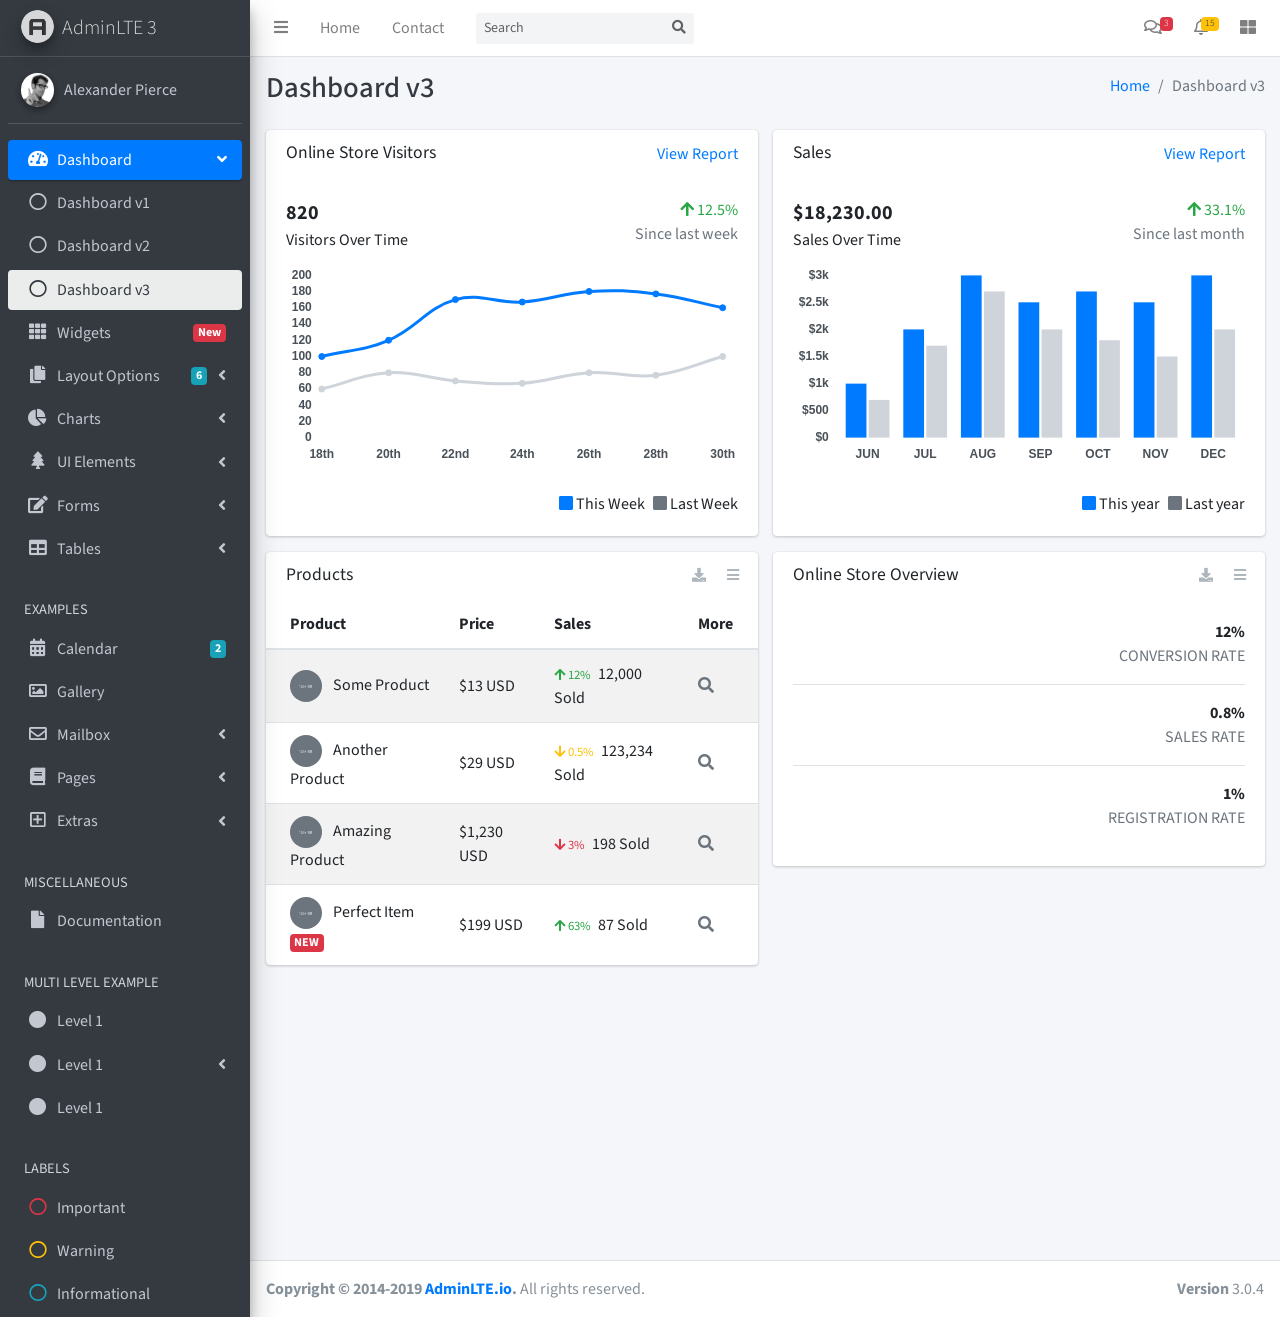
<file: DinamikCvSitesi/wwwroot/AdminLTE-3.0.4/index3.html>
<!DOCTYPE html>
<html lang="en">
<head>
  <meta charset="utf-8">
  <meta name="viewport" content="width=device-width, initial-scale=1">
  <meta http-equiv="x-ua-compatible" content="ie=edge">

  <title>AdminLTE 3 | Dashboard 3</title>

  <!-- Font Awesome Icons -->
  <link rel="stylesheet" href="plugins/fontawesome-free/css/all.min.css">
  <!-- IonIcons -->
  <link rel="stylesheet" href="http://code.ionicframework.com/ionicons/2.0.1/css/ionicons.min.css">
  <!-- Theme style -->
  <link rel="stylesheet" href="dist/css/adminlte.min.css">
  <!-- Google Font: Source Sans Pro -->
  <link href="https://fonts.googleapis.com/css?family=Source+Sans+Pro:300,400,400i,700" rel="stylesheet">
</head>
<!--
BODY TAG OPTIONS:
=================
Apply one or more of the following classes to to the body tag
to get the desired effect
|---------------------------------------------------------|
|LAYOUT OPTIONS | sidebar-collapse                        |
|               | sidebar-mini                            |
|---------------------------------------------------------|
-->
<body class="hold-transition sidebar-mini">
<div class="wrapper">
  <!-- Navbar -->
  <nav class="main-header navbar navbar-expand navbar-white navbar-light">
    <!-- Left navbar links -->
    <ul class="navbar-nav">
      <li class="nav-item">
        <a class="nav-link" data-widget="pushmenu" href="#" role="button"><i class="fas fa-bars"></i></a>
      </li>
      <li class="nav-item d-none d-sm-inline-block">
        <a href="index3.html" class="nav-link">Home</a>
      </li>
      <li class="nav-item d-none d-sm-inline-block">
        <a href="#" class="nav-link">Contact</a>
      </li>
    </ul>

    <!-- SEARCH FORM -->
    <form class="form-inline ml-3">
      <div class="input-group input-group-sm">
        <input class="form-control form-control-navbar" type="search" placeholder="Search" aria-label="Search">
        <div class="input-group-append">
          <button class="btn btn-navbar" type="submit">
            <i class="fas fa-search"></i>
          </button>
        </div>
      </div>
    </form>

    <!-- Right navbar links -->
    <ul class="navbar-nav ml-auto">
      <!-- Messages Dropdown Menu -->
      <li class="nav-item dropdown">
        <a class="nav-link" data-toggle="dropdown" href="#">
          <i class="far fa-comments"></i>
          <span class="badge badge-danger navbar-badge">3</span>
        </a>
        <div class="dropdown-menu dropdown-menu-lg dropdown-menu-right">
          <a href="#" class="dropdown-item">
            <!-- Message Start -->
            <div class="media">
              <img src="dist/img/user1-128x128.jpg" alt="User Avatar" class="img-size-50 mr-3 img-circle">
              <div class="media-body">
                <h3 class="dropdown-item-title">
                  Brad Diesel
                  <span class="float-right text-sm text-danger"><i class="fas fa-star"></i></span>
                </h3>
                <p class="text-sm">Call me whenever you can...</p>
                <p class="text-sm text-muted"><i class="far fa-clock mr-1"></i> 4 Hours Ago</p>
              </div>
            </div>
            <!-- Message End -->
          </a>
          <div class="dropdown-divider"></div>
          <a href="#" class="dropdown-item">
            <!-- Message Start -->
            <div class="media">
              <img src="dist/img/user8-128x128.jpg" alt="User Avatar" class="img-size-50 img-circle mr-3">
              <div class="media-body">
                <h3 class="dropdown-item-title">
                  John Pierce
                  <span class="float-right text-sm text-muted"><i class="fas fa-star"></i></span>
                </h3>
                <p class="text-sm">I got your message bro</p>
                <p class="text-sm text-muted"><i class="far fa-clock mr-1"></i> 4 Hours Ago</p>
              </div>
            </div>
            <!-- Message End -->
          </a>
          <div class="dropdown-divider"></div>
          <a href="#" class="dropdown-item">
            <!-- Message Start -->
            <div class="media">
              <img src="dist/img/user3-128x128.jpg" alt="User Avatar" class="img-size-50 img-circle mr-3">
              <div class="media-body">
                <h3 class="dropdown-item-title">
                  Nora Silvester
                  <span class="float-right text-sm text-warning"><i class="fas fa-star"></i></span>
                </h3>
                <p class="text-sm">The subject goes here</p>
                <p class="text-sm text-muted"><i class="far fa-clock mr-1"></i> 4 Hours Ago</p>
              </div>
            </div>
            <!-- Message End -->
          </a>
          <div class="dropdown-divider"></div>
          <a href="#" class="dropdown-item dropdown-footer">See All Messages</a>
        </div>
      </li>
      <!-- Notifications Dropdown Menu -->
      <li class="nav-item dropdown">
        <a class="nav-link" data-toggle="dropdown" href="#">
          <i class="far fa-bell"></i>
          <span class="badge badge-warning navbar-badge">15</span>
        </a>
        <div class="dropdown-menu dropdown-menu-lg dropdown-menu-right">
          <span class="dropdown-item dropdown-header">15 Notifications</span>
          <div class="dropdown-divider"></div>
          <a href="#" class="dropdown-item">
            <i class="fas fa-envelope mr-2"></i> 4 new messages
            <span class="float-right text-muted text-sm">3 mins</span>
          </a>
          <div class="dropdown-divider"></div>
          <a href="#" class="dropdown-item">
            <i class="fas fa-users mr-2"></i> 8 friend requests
            <span class="float-right text-muted text-sm">12 hours</span>
          </a>
          <div class="dropdown-divider"></div>
          <a href="#" class="dropdown-item">
            <i class="fas fa-file mr-2"></i> 3 new reports
            <span class="float-right text-muted text-sm">2 days</span>
          </a>
          <div class="dropdown-divider"></div>
          <a href="#" class="dropdown-item dropdown-footer">See All Notifications</a>
        </div>
      </li>
      <li class="nav-item">
        <a class="nav-link" data-widget="control-sidebar" data-slide="true" href="#" role="button"><i
            class="fas fa-th-large"></i></a>
      </li>
    </ul>
  </nav>
  <!-- /.navbar -->

  <!-- Main Sidebar Container -->
  <aside class="main-sidebar sidebar-dark-primary elevation-4">
    <!-- Brand Logo -->
    <a href="index3.html" class="brand-link">
      <img src="dist/img/AdminLTELogo.png" alt="AdminLTE Logo" class="brand-image img-circle elevation-3"
           style="opacity: .8">
      <span class="brand-text font-weight-light">AdminLTE 3</span>
    </a>

    <!-- Sidebar -->
    <div class="sidebar">
      <!-- Sidebar user panel (optional) -->
      <div class="user-panel mt-3 pb-3 mb-3 d-flex">
        <div class="image">
          <img src="dist/img/user2-160x160.jpg" class="img-circle elevation-2" alt="User Image">
        </div>
        <div class="info">
          <a href="#" class="d-block">Alexander Pierce</a>
        </div>
      </div>

      <!-- Sidebar Menu -->
      <nav class="mt-2">
        <ul class="nav nav-pills nav-sidebar flex-column" data-widget="treeview" role="menu" data-accordion="false">
          <!-- Add icons to the links using the .nav-icon class
               with font-awesome or any other icon font library -->
          <li class="nav-item has-treeview menu-open">
            <a href="#" class="nav-link active">
              <i class="nav-icon fas fa-tachometer-alt"></i>
              <p>
                Dashboard
                <i class="right fas fa-angle-left"></i>
              </p>
            </a>
            <ul class="nav nav-treeview">
              <li class="nav-item">
                <a href="./index.html" class="nav-link">
                  <i class="far fa-circle nav-icon"></i>
                  <p>Dashboard v1</p>
                </a>
              </li>
              <li class="nav-item">
                <a href="./index2.html" class="nav-link">
                  <i class="far fa-circle nav-icon"></i>
                  <p>Dashboard v2</p>
                </a>
              </li>
              <li class="nav-item">
                <a href="./index3.html" class="nav-link active">
                  <i class="far fa-circle nav-icon"></i>
                  <p>Dashboard v3</p>
                </a>
              </li>
            </ul>
          </li>
          <li class="nav-item">
            <a href="pages/widgets.html" class="nav-link">
              <i class="nav-icon fas fa-th"></i>
              <p>
                Widgets
                <span class="right badge badge-danger">New</span>
              </p>
            </a>
          </li>
          <li class="nav-item has-treeview">
            <a href="#" class="nav-link">
              <i class="nav-icon fas fa-copy"></i>
              <p>
                Layout Options
                <i class="fas fa-angle-left right"></i>
                <span class="badge badge-info right">6</span>
              </p>
            </a>
            <ul class="nav nav-treeview">
              <li class="nav-item">
                <a href="pages/layout/top-nav.html" class="nav-link">
                  <i class="far fa-circle nav-icon"></i>
                  <p>Top Navigation</p>
                </a>
              </li>
              <li class="nav-item">
                <a href="pages/layout/top-nav-sidebar.html" class="nav-link">
                  <i class="far fa-circle nav-icon"></i>
                  <p>Top Navigation + Sidebar</p>
                </a>
              </li>
              <li class="nav-item">
                <a href="pages/layout/boxed.html" class="nav-link">
                  <i class="far fa-circle nav-icon"></i>
                  <p>Boxed</p>
                </a>
              </li>
              <li class="nav-item">
                <a href="pages/layout/fixed-sidebar.html" class="nav-link">
                  <i class="far fa-circle nav-icon"></i>
                  <p>Fixed Sidebar</p>
                </a>
              </li>
              <li class="nav-item">
                <a href="pages/layout/fixed-topnav.html" class="nav-link">
                  <i class="far fa-circle nav-icon"></i>
                  <p>Fixed Navbar</p>
                </a>
              </li>
              <li class="nav-item">
                <a href="pages/layout/fixed-footer.html" class="nav-link">
                  <i class="far fa-circle nav-icon"></i>
                  <p>Fixed Footer</p>
                </a>
              </li>
              <li class="nav-item">
                <a href="pages/layout/collapsed-sidebar.html" class="nav-link">
                  <i class="far fa-circle nav-icon"></i>
                  <p>Collapsed Sidebar</p>
                </a>
              </li>
            </ul>
          </li>
          <li class="nav-item has-treeview">
            <a href="#" class="nav-link">
              <i class="nav-icon fas fa-chart-pie"></i>
              <p>
                Charts
                <i class="right fas fa-angle-left"></i>
              </p>
            </a>
            <ul class="nav nav-treeview">
              <li class="nav-item">
                <a href="pages/charts/chartjs.html" class="nav-link">
                  <i class="far fa-circle nav-icon"></i>
                  <p>ChartJS</p>
                </a>
              </li>
              <li class="nav-item">
                <a href="pages/charts/flot.html" class="nav-link">
                  <i class="far fa-circle nav-icon"></i>
                  <p>Flot</p>
                </a>
              </li>
              <li class="nav-item">
                <a href="pages/charts/inline.html" class="nav-link">
                  <i class="far fa-circle nav-icon"></i>
                  <p>Inline</p>
                </a>
              </li>
            </ul>
          </li>
          <li class="nav-item has-treeview">
            <a href="#" class="nav-link">
              <i class="nav-icon fas fa-tree"></i>
              <p>
                UI Elements
                <i class="fas fa-angle-left right"></i>
              </p>
            </a>
            <ul class="nav nav-treeview">
              <li class="nav-item">
                <a href="pages/UI/general.html" class="nav-link">
                  <i class="far fa-circle nav-icon"></i>
                  <p>General</p>
                </a>
              </li>
              <li class="nav-item">
                <a href="pages/UI/icons.html" class="nav-link">
                  <i class="far fa-circle nav-icon"></i>
                  <p>Icons</p>
                </a>
              </li>
              <li class="nav-item">
                <a href="pages/UI/buttons.html" class="nav-link">
                  <i class="far fa-circle nav-icon"></i>
                  <p>Buttons</p>
                </a>
              </li>
              <li class="nav-item">
                <a href="pages/UI/sliders.html" class="nav-link">
                  <i class="far fa-circle nav-icon"></i>
                  <p>Sliders</p>
                </a>
              </li>
              <li class="nav-item">
                <a href="pages/UI/modals.html" class="nav-link">
                  <i class="far fa-circle nav-icon"></i>
                  <p>Modals & Alerts</p>
                </a>
              </li>
              <li class="nav-item">
                <a href="pages/UI/navbar.html" class="nav-link">
                  <i class="far fa-circle nav-icon"></i>
                  <p>Navbar & Tabs</p>
                </a>
              </li>
              <li class="nav-item">
                <a href="pages/UI/timeline.html" class="nav-link">
                  <i class="far fa-circle nav-icon"></i>
                  <p>Timeline</p>
                </a>
              </li>
              <li class="nav-item">
                <a href="pages/UI/ribbons.html" class="nav-link">
                  <i class="far fa-circle nav-icon"></i>
                  <p>Ribbons</p>
                </a>
              </li>
            </ul>
          </li>
          <li class="nav-item has-treeview">
            <a href="#" class="nav-link">
              <i class="nav-icon fas fa-edit"></i>
              <p>
                Forms
                <i class="fas fa-angle-left right"></i>
              </p>
            </a>
            <ul class="nav nav-treeview">
              <li class="nav-item">
                <a href="pages/forms/general.html" class="nav-link">
                  <i class="far fa-circle nav-icon"></i>
                  <p>General Elements</p>
                </a>
              </li>
              <li class="nav-item">
                <a href="pages/forms/advanced.html" class="nav-link">
                  <i class="far fa-circle nav-icon"></i>
                  <p>Advanced Elements</p>
                </a>
              </li>
              <li class="nav-item">
                <a href="pages/forms/editors.html" class="nav-link">
                  <i class="far fa-circle nav-icon"></i>
                  <p>Editors</p>
                </a>
              </li>
              <li class="nav-item">
                <a href="pages/forms/validation.html" class="nav-link">
                  <i class="far fa-circle nav-icon"></i>
                  <p>Validation</p>
                </a>
              </li>
            </ul>
          </li>
          <li class="nav-item has-treeview">
            <a href="#" class="nav-link">
              <i class="nav-icon fas fa-table"></i>
              <p>
                Tables
                <i class="fas fa-angle-left right"></i>
              </p>
            </a>
            <ul class="nav nav-treeview">
              <li class="nav-item">
                <a href="pages/tables/simple.html" class="nav-link">
                  <i class="far fa-circle nav-icon"></i>
                  <p>Simple Tables</p>
                </a>
              </li>
              <li class="nav-item">
                <a href="pages/tables/data.html" class="nav-link">
                  <i class="far fa-circle nav-icon"></i>
                  <p>DataTables</p>
                </a>
              </li>
              <li class="nav-item">
                <a href="pages/tables/jsgrid.html" class="nav-link">
                  <i class="far fa-circle nav-icon"></i>
                  <p>jsGrid</p>
                </a>
              </li>
            </ul>
          </li>
          <li class="nav-header">EXAMPLES</li>
          <li class="nav-item">
            <a href="pages/calendar.html" class="nav-link">
              <i class="nav-icon fas fa-calendar-alt"></i>
              <p>
                Calendar
                <span class="badge badge-info right">2</span>
              </p>
            </a>
          </li>
          <li class="nav-item">
            <a href="pages/gallery.html" class="nav-link">
              <i class="nav-icon far fa-image"></i>
              <p>
                Gallery
              </p>
            </a>
          </li>
          <li class="nav-item has-treeview">
            <a href="#" class="nav-link">
              <i class="nav-icon far fa-envelope"></i>
              <p>
                Mailbox
                <i class="fas fa-angle-left right"></i>
              </p>
            </a>
            <ul class="nav nav-treeview">
              <li class="nav-item">
                <a href="pages/mailbox/mailbox.html" class="nav-link">
                  <i class="far fa-circle nav-icon"></i>
                  <p>Inbox</p>
                </a>
              </li>
              <li class="nav-item">
                <a href="pages/mailbox/compose.html" class="nav-link">
                  <i class="far fa-circle nav-icon"></i>
                  <p>Compose</p>
                </a>
              </li>
              <li class="nav-item">
                <a href="pages/mailbox/read-mail.html" class="nav-link">
                  <i class="far fa-circle nav-icon"></i>
                  <p>Read</p>
                </a>
              </li>
            </ul>
          </li>
          <li class="nav-item has-treeview">
            <a href="#" class="nav-link">
              <i class="nav-icon fas fa-book"></i>
              <p>
                Pages
                <i class="fas fa-angle-left right"></i>
              </p>
            </a>
            <ul class="nav nav-treeview">
              <li class="nav-item">
                <a href="pages/examples/invoice.html" class="nav-link">
                  <i class="far fa-circle nav-icon"></i>
                  <p>Invoice</p>
                </a>
              </li>
              <li class="nav-item">
                <a href="pages/examples/profile.html" class="nav-link">
                  <i class="far fa-circle nav-icon"></i>
                  <p>Profile</p>
                </a>
              </li>
              <li class="nav-item">
                <a href="pages/examples/e-commerce.html" class="nav-link">
                  <i class="far fa-circle nav-icon"></i>
                  <p>E-commerce</p>
                </a>
              </li>
              <li class="nav-item">
                <a href="pages/examples/projects.html" class="nav-link">
                  <i class="far fa-circle nav-icon"></i>
                  <p>Projects</p>
                </a>
              </li>
              <li class="nav-item">
                <a href="pages/examples/project-add.html" class="nav-link">
                  <i class="far fa-circle nav-icon"></i>
                  <p>Project Add</p>
                </a>
              </li>
              <li class="nav-item">
                <a href="pages/examples/project-edit.html" class="nav-link">
                  <i class="far fa-circle nav-icon"></i>
                  <p>Project Edit</p>
                </a>
              </li>
              <li class="nav-item">
                <a href="pages/examples/project-detail.html" class="nav-link">
                  <i class="far fa-circle nav-icon"></i>
                  <p>Project Detail</p>
                </a>
              </li>
              <li class="nav-item">
                <a href="pages/examples/contacts.html" class="nav-link">
                  <i class="far fa-circle nav-icon"></i>
                  <p>Contacts</p>
                </a>
              </li>
            </ul>
          </li>
          <li class="nav-item has-treeview">
            <a href="#" class="nav-link">
              <i class="nav-icon far fa-plus-square"></i>
              <p>
                Extras
                <i class="fas fa-angle-left right"></i>
              </p>
            </a>
            <ul class="nav nav-treeview">
              <li class="nav-item">
                <a href="pages/examples/login.html" class="nav-link">
                  <i class="far fa-circle nav-icon"></i>
                  <p>Login</p>
                </a>
              </li>
              <li class="nav-item">
                <a href="pages/examples/register.html" class="nav-link">
                  <i class="far fa-circle nav-icon"></i>
                  <p>Register</p>
                </a>
              </li>
              <li class="nav-item">
                <a href="pages/examples/forgot-password.html" class="nav-link">
                  <i class="far fa-circle nav-icon"></i>
                  <p>Forgot Password</p>
                </a>
              </li>
              <li class="nav-item">
                <a href="pages/examples/recover-password.html" class="nav-link">
                  <i class="far fa-circle nav-icon"></i>
                  <p>Recover Password</p>
                </a>
              </li>
              <li class="nav-item">
                <a href="pages/examples/lockscreen.html" class="nav-link">
                  <i class="far fa-circle nav-icon"></i>
                  <p>Lockscreen</p>
                </a>
              </li>
              <li class="nav-item">
                <a href="pages/examples/legacy-user-menu.html" class="nav-link">
                  <i class="far fa-circle nav-icon"></i>
                  <p>Legacy User Menu</p>
                </a>
              </li>
              <li class="nav-item">
                <a href="pages/examples/language-menu.html" class="nav-link">
                  <i class="far fa-circle nav-icon"></i>
                  <p>Language Menu</p>
                </a>
              </li>
              <li class="nav-item">
                <a href="pages/examples/404.html" class="nav-link">
                  <i class="far fa-circle nav-icon"></i>
                  <p>Error 404</p>
                </a>
              </li>
              <li class="nav-item">
                <a href="pages/examples/500.html" class="nav-link">
                  <i class="far fa-circle nav-icon"></i>
                  <p>Error 500</p>
                </a>
              </li>
              <li class="nav-item">
                <a href="pages/examples/pace.html" class="nav-link">
                  <i class="far fa-circle nav-icon"></i>
                  <p>Pace</p>
                </a>
              </li>
              <li class="nav-item">
                <a href="pages/examples/blank.html" class="nav-link">
                  <i class="far fa-circle nav-icon"></i>
                  <p>Blank Page</p>
                </a>
              </li>
              <li class="nav-item">
                <a href="starter.html" class="nav-link">
                  <i class="far fa-circle nav-icon"></i>
                  <p>Starter Page</p>
                </a>
              </li>
            </ul>
          </li>
          <li class="nav-header">MISCELLANEOUS</li>
          <li class="nav-item">
            <a href="https://adminlte.io/docs/3.0" class="nav-link">
              <i class="nav-icon fas fa-file"></i>
              <p>Documentation</p>
            </a>
          </li>
          <li class="nav-header">MULTI LEVEL EXAMPLE</li>
          <li class="nav-item">
            <a href="#" class="nav-link">
              <i class="fas fa-circle nav-icon"></i>
              <p>Level 1</p>
            </a>
          </li>
          <li class="nav-item has-treeview">
            <a href="#" class="nav-link">
              <i class="nav-icon fas fa-circle"></i>
              <p>
                Level 1
                <i class="right fas fa-angle-left"></i>
              </p>
            </a>
            <ul class="nav nav-treeview">
              <li class="nav-item">
                <a href="#" class="nav-link">
                  <i class="far fa-circle nav-icon"></i>
                  <p>Level 2</p>
                </a>
              </li>
              <li class="nav-item has-treeview">
                <a href="#" class="nav-link">
                  <i class="far fa-circle nav-icon"></i>
                  <p>
                    Level 2
                    <i class="right fas fa-angle-left"></i>
                  </p>
                </a>
                <ul class="nav nav-treeview">
                  <li class="nav-item">
                    <a href="#" class="nav-link">
                      <i class="far fa-dot-circle nav-icon"></i>
                      <p>Level 3</p>
                    </a>
                  </li>
                  <li class="nav-item">
                    <a href="#" class="nav-link">
                      <i class="far fa-dot-circle nav-icon"></i>
                      <p>Level 3</p>
                    </a>
                  </li>
                  <li class="nav-item">
                    <a href="#" class="nav-link">
                      <i class="far fa-dot-circle nav-icon"></i>
                      <p>Level 3</p>
                    </a>
                  </li>
                </ul>
              </li>
              <li class="nav-item">
                <a href="#" class="nav-link">
                  <i class="far fa-circle nav-icon"></i>
                  <p>Level 2</p>
                </a>
              </li>
            </ul>
          </li>
          <li class="nav-item">
            <a href="#" class="nav-link">
              <i class="fas fa-circle nav-icon"></i>
              <p>Level 1</p>
            </a>
          </li>
          <li class="nav-header">LABELS</li>
          <li class="nav-item">
            <a href="#" class="nav-link">
              <i class="nav-icon far fa-circle text-danger"></i>
              <p class="text">Important</p>
            </a>
          </li>
          <li class="nav-item">
            <a href="#" class="nav-link">
              <i class="nav-icon far fa-circle text-warning"></i>
              <p>Warning</p>
            </a>
          </li>
          <li class="nav-item">
            <a href="#" class="nav-link">
              <i class="nav-icon far fa-circle text-info"></i>
              <p>Informational</p>
            </a>
          </li>
        </ul>
      </nav>
      <!-- /.sidebar-menu -->
    </div>
    <!-- /.sidebar -->
  </aside>

  <!-- Content Wrapper. Contains page content -->
  <div class="content-wrapper">
    <!-- Content Header (Page header) -->
    <div class="content-header">
      <div class="container-fluid">
        <div class="row mb-2">
          <div class="col-sm-6">
            <h1 class="m-0 text-dark">Dashboard v3</h1>
          </div><!-- /.col -->
          <div class="col-sm-6">
            <ol class="breadcrumb float-sm-right">
              <li class="breadcrumb-item"><a href="#">Home</a></li>
              <li class="breadcrumb-item active">Dashboard v3</li>
            </ol>
          </div><!-- /.col -->
        </div><!-- /.row -->
      </div><!-- /.container-fluid -->
    </div>
    <!-- /.content-header -->

    <!-- Main content -->
    <div class="content">
      <div class="container-fluid">
        <div class="row">
          <div class="col-lg-6">
            <div class="card">
              <div class="card-header border-0">
                <div class="d-flex justify-content-between">
                  <h3 class="card-title">Online Store Visitors</h3>
                  <a href="javascript:void(0);">View Report</a>
                </div>
              </div>
              <div class="card-body">
                <div class="d-flex">
                  <p class="d-flex flex-column">
                    <span class="text-bold text-lg">820</span>
                    <span>Visitors Over Time</span>
                  </p>
                  <p class="ml-auto d-flex flex-column text-right">
                    <span class="text-success">
                      <i class="fas fa-arrow-up"></i> 12.5%
                    </span>
                    <span class="text-muted">Since last week</span>
                  </p>
                </div>
                <!-- /.d-flex -->

                <div class="position-relative mb-4">
                  <canvas id="visitors-chart" height="200"></canvas>
                </div>

                <div class="d-flex flex-row justify-content-end">
                  <span class="mr-2">
                    <i class="fas fa-square text-primary"></i> This Week
                  </span>

                  <span>
                    <i class="fas fa-square text-gray"></i> Last Week
                  </span>
                </div>
              </div>
            </div>
            <!-- /.card -->

            <div class="card">
              <div class="card-header border-0">
                <h3 class="card-title">Products</h3>
                <div class="card-tools">
                  <a href="#" class="btn btn-tool btn-sm">
                    <i class="fas fa-download"></i>
                  </a>
                  <a href="#" class="btn btn-tool btn-sm">
                    <i class="fas fa-bars"></i>
                  </a>
                </div>
              </div>
              <div class="card-body table-responsive p-0">
                <table class="table table-striped table-valign-middle">
                  <thead>
                  <tr>
                    <th>Product</th>
                    <th>Price</th>
                    <th>Sales</th>
                    <th>More</th>
                  </tr>
                  </thead>
                  <tbody>
                  <tr>
                    <td>
                      <img src="dist/img/default-150x150.png" alt="Product 1" class="img-circle img-size-32 mr-2">
                      Some Product
                    </td>
                    <td>$13 USD</td>
                    <td>
                      <small class="text-success mr-1">
                        <i class="fas fa-arrow-up"></i>
                        12%
                      </small>
                      12,000 Sold
                    </td>
                    <td>
                      <a href="#" class="text-muted">
                        <i class="fas fa-search"></i>
                      </a>
                    </td>
                  </tr>
                  <tr>
                    <td>
                      <img src="dist/img/default-150x150.png" alt="Product 1" class="img-circle img-size-32 mr-2">
                      Another Product
                    </td>
                    <td>$29 USD</td>
                    <td>
                      <small class="text-warning mr-1">
                        <i class="fas fa-arrow-down"></i>
                        0.5%
                      </small>
                      123,234 Sold
                    </td>
                    <td>
                      <a href="#" class="text-muted">
                        <i class="fas fa-search"></i>
                      </a>
                    </td>
                  </tr>
                  <tr>
                    <td>
                      <img src="dist/img/default-150x150.png" alt="Product 1" class="img-circle img-size-32 mr-2">
                      Amazing Product
                    </td>
                    <td>$1,230 USD</td>
                    <td>
                      <small class="text-danger mr-1">
                        <i class="fas fa-arrow-down"></i>
                        3%
                      </small>
                      198 Sold
                    </td>
                    <td>
                      <a href="#" class="text-muted">
                        <i class="fas fa-search"></i>
                      </a>
                    </td>
                  </tr>
                  <tr>
                    <td>
                      <img src="dist/img/default-150x150.png" alt="Product 1" class="img-circle img-size-32 mr-2">
                      Perfect Item
                      <span class="badge bg-danger">NEW</span>
                    </td>
                    <td>$199 USD</td>
                    <td>
                      <small class="text-success mr-1">
                        <i class="fas fa-arrow-up"></i>
                        63%
                      </small>
                      87 Sold
                    </td>
                    <td>
                      <a href="#" class="text-muted">
                        <i class="fas fa-search"></i>
                      </a>
                    </td>
                  </tr>
                  </tbody>
                </table>
              </div>
            </div>
            <!-- /.card -->
          </div>
          <!-- /.col-md-6 -->
          <div class="col-lg-6">
            <div class="card">
              <div class="card-header border-0">
                <div class="d-flex justify-content-between">
                  <h3 class="card-title">Sales</h3>
                  <a href="javascript:void(0);">View Report</a>
                </div>
              </div>
              <div class="card-body">
                <div class="d-flex">
                  <p class="d-flex flex-column">
                    <span class="text-bold text-lg">$18,230.00</span>
                    <span>Sales Over Time</span>
                  </p>
                  <p class="ml-auto d-flex flex-column text-right">
                    <span class="text-success">
                      <i class="fas fa-arrow-up"></i> 33.1%
                    </span>
                    <span class="text-muted">Since last month</span>
                  </p>
                </div>
                <!-- /.d-flex -->

                <div class="position-relative mb-4">
                  <canvas id="sales-chart" height="200"></canvas>
                </div>

                <div class="d-flex flex-row justify-content-end">
                  <span class="mr-2">
                    <i class="fas fa-square text-primary"></i> This year
                  </span>

                  <span>
                    <i class="fas fa-square text-gray"></i> Last year
                  </span>
                </div>
              </div>
            </div>
            <!-- /.card -->

            <div class="card">
              <div class="card-header border-0">
                <h3 class="card-title">Online Store Overview</h3>
                <div class="card-tools">
                  <a href="#" class="btn btn-sm btn-tool">
                    <i class="fas fa-download"></i>
                  </a>
                  <a href="#" class="btn btn-sm btn-tool">
                    <i class="fas fa-bars"></i>
                  </a>
                </div>
              </div>
              <div class="card-body">
                <div class="d-flex justify-content-between align-items-center border-bottom mb-3">
                  <p class="text-success text-xl">
                    <i class="ion ion-ios-refresh-empty"></i>
                  </p>
                  <p class="d-flex flex-column text-right">
                    <span class="font-weight-bold">
                      <i class="ion ion-android-arrow-up text-success"></i> 12%
                    </span>
                    <span class="text-muted">CONVERSION RATE</span>
                  </p>
                </div>
                <!-- /.d-flex -->
                <div class="d-flex justify-content-between align-items-center border-bottom mb-3">
                  <p class="text-warning text-xl">
                    <i class="ion ion-ios-cart-outline"></i>
                  </p>
                  <p class="d-flex flex-column text-right">
                    <span class="font-weight-bold">
                      <i class="ion ion-android-arrow-up text-warning"></i> 0.8%
                    </span>
                    <span class="text-muted">SALES RATE</span>
                  </p>
                </div>
                <!-- /.d-flex -->
                <div class="d-flex justify-content-between align-items-center mb-0">
                  <p class="text-danger text-xl">
                    <i class="ion ion-ios-people-outline"></i>
                  </p>
                  <p class="d-flex flex-column text-right">
                    <span class="font-weight-bold">
                      <i class="ion ion-android-arrow-down text-danger"></i> 1%
                    </span>
                    <span class="text-muted">REGISTRATION RATE</span>
                  </p>
                </div>
                <!-- /.d-flex -->
              </div>
            </div>
          </div>
          <!-- /.col-md-6 -->
        </div>
        <!-- /.row -->
      </div>
      <!-- /.container-fluid -->
    </div>
    <!-- /.content -->
  </div>
  <!-- /.content-wrapper -->

  <!-- Control Sidebar -->
  <aside class="control-sidebar control-sidebar-dark">
    <!-- Control sidebar content goes here -->
  </aside>
  <!-- /.control-sidebar -->

  <!-- Main Footer -->
  <footer class="main-footer">
    <strong>Copyright &copy; 2014-2019 <a href="http://adminlte.io">AdminLTE.io</a>.</strong>
    All rights reserved.
    <div class="float-right d-none d-sm-inline-block">
      <b>Version</b> 3.0.4
    </div>
  </footer>
</div>
<!-- ./wrapper -->

<!-- REQUIRED SCRIPTS -->

<!-- jQuery -->
<script src="plugins/jquery/jquery.min.js"></script>
<!-- Bootstrap -->
<script src="plugins/bootstrap/js/bootstrap.bundle.min.js"></script>
<!-- AdminLTE -->
<script src="dist/js/adminlte.js"></script>

<!-- OPTIONAL SCRIPTS -->
<script src="plugins/chart.js/Chart.min.js"></script>
<script src="dist/js/demo.js"></script>
<script src="dist/js/pages/dashboard3.js"></script>
</body>
</html>
</file>
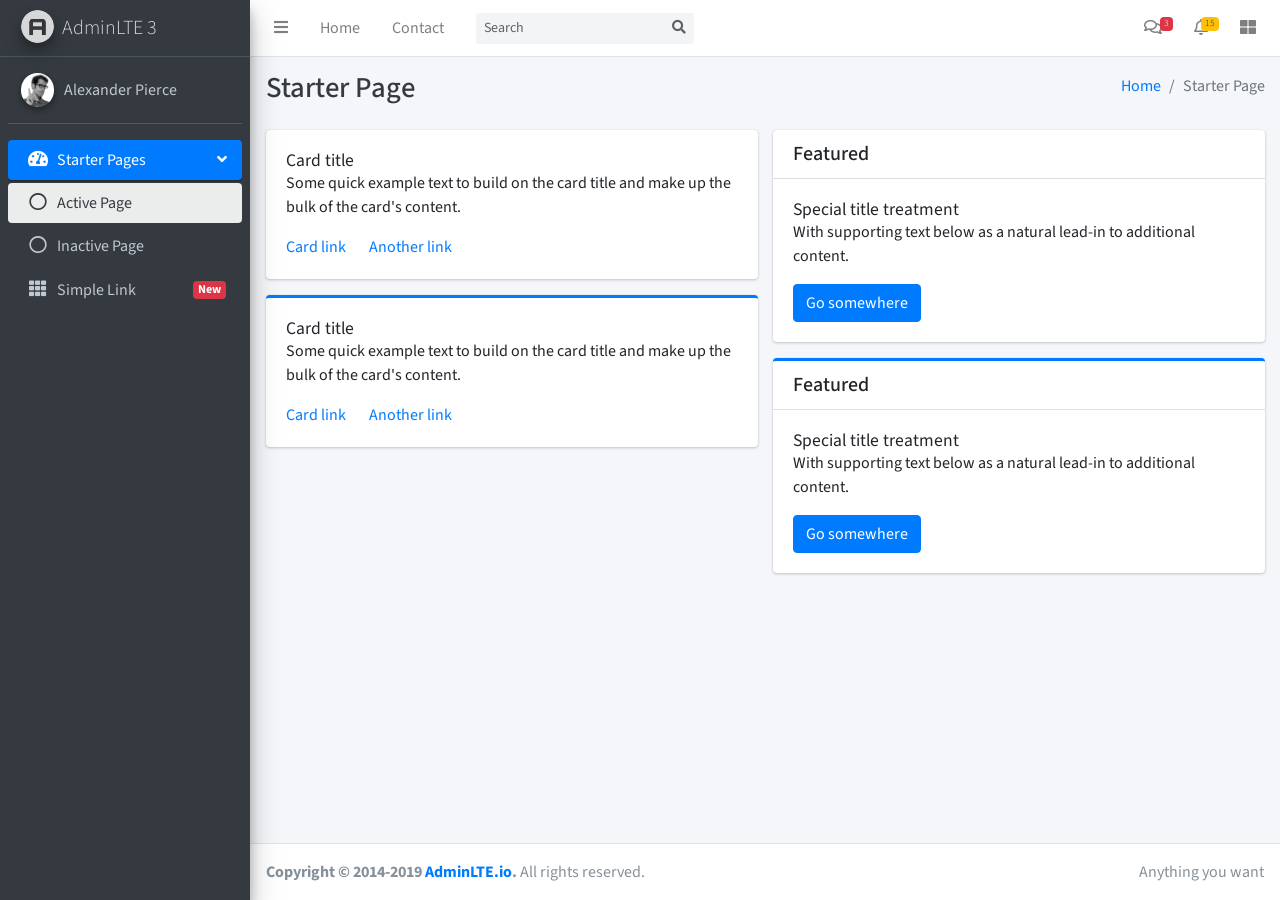
<file: DinamikCvSitesi/wwwroot/AdminLTE-3.0.4/starter.html>
<!DOCTYPE html>
<!--
This is a starter template page. Use this page to start your new project from
scratch. This page gets rid of all links and provides the needed markup only.
-->
<html lang="en">
<head>
  <meta charset="utf-8">
  <meta name="viewport" content="width=device-width, initial-scale=1">
  <meta http-equiv="x-ua-compatible" content="ie=edge">

  <title>AdminLTE 3 | Starter</title>

  <!-- Font Awesome Icons -->
  <link rel="stylesheet" href="plugins/fontawesome-free/css/all.min.css">
  <!-- Theme style -->
  <link rel="stylesheet" href="dist/css/adminlte.min.css">
  <!-- Google Font: Source Sans Pro -->
  <link href="https://fonts.googleapis.com/css?family=Source+Sans+Pro:300,400,400i,700" rel="stylesheet">
</head>
<body class="hold-transition sidebar-mini">
<div class="wrapper">

  <!-- Navbar -->
  <nav class="main-header navbar navbar-expand navbar-white navbar-light">
    <!-- Left navbar links -->
    <ul class="navbar-nav">
      <li class="nav-item">
        <a class="nav-link" data-widget="pushmenu" href="#" role="button"><i class="fas fa-bars"></i></a>
      </li>
      <li class="nav-item d-none d-sm-inline-block">
        <a href="index3.html" class="nav-link">Home</a>
      </li>
      <li class="nav-item d-none d-sm-inline-block">
        <a href="#" class="nav-link">Contact</a>
      </li>
    </ul>

    <!-- SEARCH FORM -->
    <form class="form-inline ml-3">
      <div class="input-group input-group-sm">
        <input class="form-control form-control-navbar" type="search" placeholder="Search" aria-label="Search">
        <div class="input-group-append">
          <button class="btn btn-navbar" type="submit">
            <i class="fas fa-search"></i>
          </button>
        </div>
      </div>
    </form>

    <!-- Right navbar links -->
    <ul class="navbar-nav ml-auto">
      <!-- Messages Dropdown Menu -->
      <li class="nav-item dropdown">
        <a class="nav-link" data-toggle="dropdown" href="#">
          <i class="far fa-comments"></i>
          <span class="badge badge-danger navbar-badge">3</span>
        </a>
        <div class="dropdown-menu dropdown-menu-lg dropdown-menu-right">
          <a href="#" class="dropdown-item">
            <!-- Message Start -->
            <div class="media">
              <img src="dist/img/user1-128x128.jpg" alt="User Avatar" class="img-size-50 mr-3 img-circle">
              <div class="media-body">
                <h3 class="dropdown-item-title">
                  Brad Diesel
                  <span class="float-right text-sm text-danger"><i class="fas fa-star"></i></span>
                </h3>
                <p class="text-sm">Call me whenever you can...</p>
                <p class="text-sm text-muted"><i class="far fa-clock mr-1"></i> 4 Hours Ago</p>
              </div>
            </div>
            <!-- Message End -->
          </a>
          <div class="dropdown-divider"></div>
          <a href="#" class="dropdown-item">
            <!-- Message Start -->
            <div class="media">
              <img src="dist/img/user8-128x128.jpg" alt="User Avatar" class="img-size-50 img-circle mr-3">
              <div class="media-body">
                <h3 class="dropdown-item-title">
                  John Pierce
                  <span class="float-right text-sm text-muted"><i class="fas fa-star"></i></span>
                </h3>
                <p class="text-sm">I got your message bro</p>
                <p class="text-sm text-muted"><i class="far fa-clock mr-1"></i> 4 Hours Ago</p>
              </div>
            </div>
            <!-- Message End -->
          </a>
          <div class="dropdown-divider"></div>
          <a href="#" class="dropdown-item">
            <!-- Message Start -->
            <div class="media">
              <img src="dist/img/user3-128x128.jpg" alt="User Avatar" class="img-size-50 img-circle mr-3">
              <div class="media-body">
                <h3 class="dropdown-item-title">
                  Nora Silvester
                  <span class="float-right text-sm text-warning"><i class="fas fa-star"></i></span>
                </h3>
                <p class="text-sm">The subject goes here</p>
                <p class="text-sm text-muted"><i class="far fa-clock mr-1"></i> 4 Hours Ago</p>
              </div>
            </div>
            <!-- Message End -->
          </a>
          <div class="dropdown-divider"></div>
          <a href="#" class="dropdown-item dropdown-footer">See All Messages</a>
        </div>
      </li>
      <!-- Notifications Dropdown Menu -->
      <li class="nav-item dropdown">
        <a class="nav-link" data-toggle="dropdown" href="#">
          <i class="far fa-bell"></i>
          <span class="badge badge-warning navbar-badge">15</span>
        </a>
        <div class="dropdown-menu dropdown-menu-lg dropdown-menu-right">
          <span class="dropdown-header">15 Notifications</span>
          <div class="dropdown-divider"></div>
          <a href="#" class="dropdown-item">
            <i class="fas fa-envelope mr-2"></i> 4 new messages
            <span class="float-right text-muted text-sm">3 mins</span>
          </a>
          <div class="dropdown-divider"></div>
          <a href="#" class="dropdown-item">
            <i class="fas fa-users mr-2"></i> 8 friend requests
            <span class="float-right text-muted text-sm">12 hours</span>
          </a>
          <div class="dropdown-divider"></div>
          <a href="#" class="dropdown-item">
            <i class="fas fa-file mr-2"></i> 3 new reports
            <span class="float-right text-muted text-sm">2 days</span>
          </a>
          <div class="dropdown-divider"></div>
          <a href="#" class="dropdown-item dropdown-footer">See All Notifications</a>
        </div>
      </li>
      <li class="nav-item">
        <a class="nav-link" data-widget="control-sidebar" data-slide="true" href="#" role="button"><i
            class="fas fa-th-large"></i></a>
      </li>
    </ul>
  </nav>
  <!-- /.navbar -->

  <!-- Main Sidebar Container -->
  <aside class="main-sidebar sidebar-dark-primary elevation-4">
    <!-- Brand Logo -->
    <a href="index3.html" class="brand-link">
      <img src="dist/img/AdminLTELogo.png" alt="AdminLTE Logo" class="brand-image img-circle elevation-3"
           style="opacity: .8">
      <span class="brand-text font-weight-light">AdminLTE 3</span>
    </a>

    <!-- Sidebar -->
    <div class="sidebar">
      <!-- Sidebar user panel (optional) -->
      <div class="user-panel mt-3 pb-3 mb-3 d-flex">
        <div class="image">
          <img src="dist/img/user2-160x160.jpg" class="img-circle elevation-2" alt="User Image">
        </div>
        <div class="info">
          <a href="#" class="d-block">Alexander Pierce</a>
        </div>
      </div>

      <!-- Sidebar Menu -->
      <nav class="mt-2">
        <ul class="nav nav-pills nav-sidebar flex-column" data-widget="treeview" role="menu" data-accordion="false">
          <!-- Add icons to the links using the .nav-icon class
               with font-awesome or any other icon font library -->
          <li class="nav-item has-treeview menu-open">
            <a href="#" class="nav-link active">
              <i class="nav-icon fas fa-tachometer-alt"></i>
              <p>
                Starter Pages
                <i class="right fas fa-angle-left"></i>
              </p>
            </a>
            <ul class="nav nav-treeview">
              <li class="nav-item">
                <a href="#" class="nav-link active">
                  <i class="far fa-circle nav-icon"></i>
                  <p>Active Page</p>
                </a>
              </li>
              <li class="nav-item">
                <a href="#" class="nav-link">
                  <i class="far fa-circle nav-icon"></i>
                  <p>Inactive Page</p>
                </a>
              </li>
            </ul>
          </li>
          <li class="nav-item">
            <a href="#" class="nav-link">
              <i class="nav-icon fas fa-th"></i>
              <p>
                Simple Link
                <span class="right badge badge-danger">New</span>
              </p>
            </a>
          </li>
        </ul>
      </nav>
      <!-- /.sidebar-menu -->
    </div>
    <!-- /.sidebar -->
  </aside>

  <!-- Content Wrapper. Contains page content -->
  <div class="content-wrapper">
    <!-- Content Header (Page header) -->
    <div class="content-header">
      <div class="container-fluid">
        <div class="row mb-2">
          <div class="col-sm-6">
            <h1 class="m-0 text-dark">Starter Page</h1>
          </div><!-- /.col -->
          <div class="col-sm-6">
            <ol class="breadcrumb float-sm-right">
              <li class="breadcrumb-item"><a href="#">Home</a></li>
              <li class="breadcrumb-item active">Starter Page</li>
            </ol>
          </div><!-- /.col -->
        </div><!-- /.row -->
      </div><!-- /.container-fluid -->
    </div>
    <!-- /.content-header -->

    <!-- Main content -->
    <div class="content">
      <div class="container-fluid">
        <div class="row">
          <div class="col-lg-6">
            <div class="card">
              <div class="card-body">
                <h5 class="card-title">Card title</h5>

                <p class="card-text">
                  Some quick example text to build on the card title and make up the bulk of the card's
                  content.
                </p>

                <a href="#" class="card-link">Card link</a>
                <a href="#" class="card-link">Another link</a>
              </div>
            </div>

            <div class="card card-primary card-outline">
              <div class="card-body">
                <h5 class="card-title">Card title</h5>

                <p class="card-text">
                  Some quick example text to build on the card title and make up the bulk of the card's
                  content.
                </p>
                <a href="#" class="card-link">Card link</a>
                <a href="#" class="card-link">Another link</a>
              </div>
            </div><!-- /.card -->
          </div>
          <!-- /.col-md-6 -->
          <div class="col-lg-6">
            <div class="card">
              <div class="card-header">
                <h5 class="m-0">Featured</h5>
              </div>
              <div class="card-body">
                <h6 class="card-title">Special title treatment</h6>

                <p class="card-text">With supporting text below as a natural lead-in to additional content.</p>
                <a href="#" class="btn btn-primary">Go somewhere</a>
              </div>
            </div>

            <div class="card card-primary card-outline">
              <div class="card-header">
                <h5 class="m-0">Featured</h5>
              </div>
              <div class="card-body">
                <h6 class="card-title">Special title treatment</h6>

                <p class="card-text">With supporting text below as a natural lead-in to additional content.</p>
                <a href="#" class="btn btn-primary">Go somewhere</a>
              </div>
            </div>
          </div>
          <!-- /.col-md-6 -->
        </div>
        <!-- /.row -->
      </div><!-- /.container-fluid -->
    </div>
    <!-- /.content -->
  </div>
  <!-- /.content-wrapper -->

  <!-- Control Sidebar -->
  <aside class="control-sidebar control-sidebar-dark">
    <!-- Control sidebar content goes here -->
    <div class="p-3">
      <h5>Title</h5>
      <p>Sidebar content</p>
    </div>
  </aside>
  <!-- /.control-sidebar -->

  <!-- Main Footer -->
  <footer class="main-footer">
    <!-- To the right -->
    <div class="float-right d-none d-sm-inline">
      Anything you want
    </div>
    <!-- Default to the left -->
    <strong>Copyright &copy; 2014-2019 <a href="https://adminlte.io">AdminLTE.io</a>.</strong> All rights reserved.
  </footer>
</div>
<!-- ./wrapper -->

<!-- REQUIRED SCRIPTS -->

<!-- jQuery -->
<script src="plugins/jquery/jquery.min.js"></script>
<!-- Bootstrap 4 -->
<script src="plugins/bootstrap/js/bootstrap.bundle.min.js"></script>
<!-- AdminLTE App -->
<script src="dist/js/adminlte.min.js"></script>
</body>
</html>
</file>
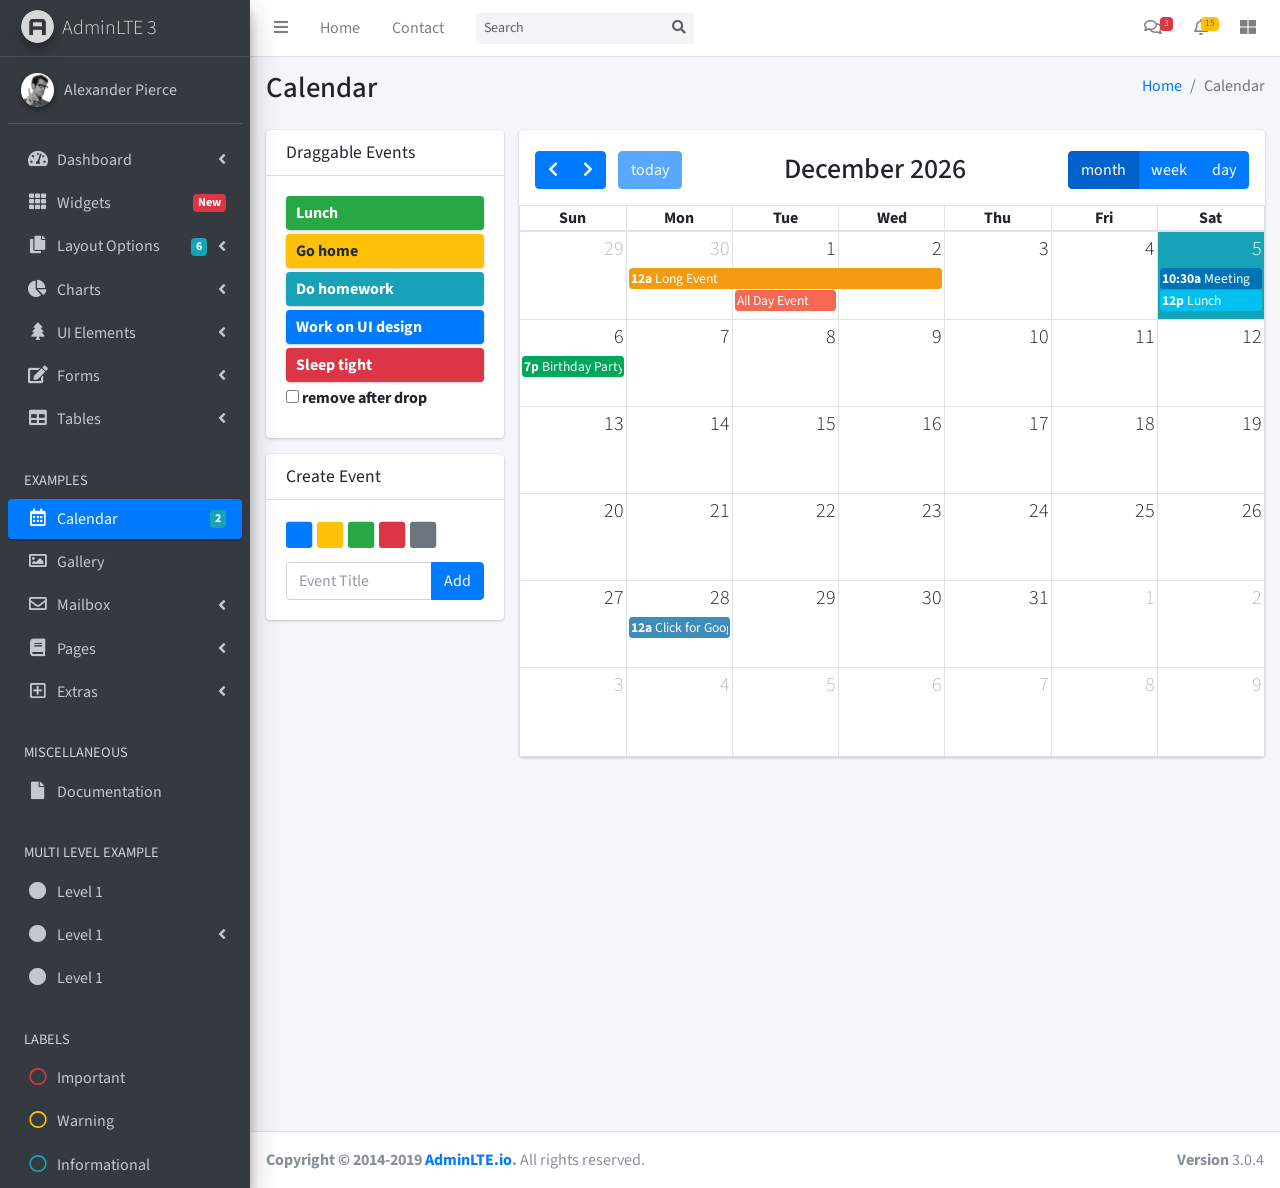
<file: DinamikCvSitesi/wwwroot/AdminLTE-3.0.4/pages/calendar.html>
<!DOCTYPE html>
<html>
<head>
  <meta charset="utf-8">
  <meta http-equiv="X-UA-Compatible" content="IE=edge">
  <title>AdminLTE 3 | Calendar</title>
  <!-- Tell the browser to be responsive to screen width -->
  <meta name="viewport" content="width=device-width, initial-scale=1">
  <!-- Font Awesome -->
  <link rel="stylesheet" href="../plugins/fontawesome-free/css/all.min.css">
  <!-- Ionicons -->
  <link rel="stylesheet" href="https://code.ionicframework.com/ionicons/2.0.1/css/ionicons.min.css">
  <!-- fullCalendar -->
  <link rel="stylesheet" href="../plugins/fullcalendar/main.min.css">
  <link rel="stylesheet" href="../plugins/fullcalendar-daygrid/main.min.css">
  <link rel="stylesheet" href="../plugins/fullcalendar-timegrid/main.min.css">
  <link rel="stylesheet" href="../plugins/fullcalendar-bootstrap/main.min.css">
  <!-- Theme style -->
  <link rel="stylesheet" href="../dist/css/adminlte.min.css">
  <!-- Google Font: Source Sans Pro -->
  <link href="https://fonts.googleapis.com/css?family=Source+Sans+Pro:300,400,400i,700" rel="stylesheet">
</head>
<body class="hold-transition sidebar-mini">
<div class="wrapper">
  <!-- Navbar -->
  <nav class="main-header navbar navbar-expand navbar-white navbar-light">
    <!-- Left navbar links -->
    <ul class="navbar-nav">
      <li class="nav-item">
        <a class="nav-link" data-widget="pushmenu" href="#" role="button"><i class="fas fa-bars"></i></a>
      </li>
      <li class="nav-item d-none d-sm-inline-block">
        <a href="../index3.html" class="nav-link">Home</a>
      </li>
      <li class="nav-item d-none d-sm-inline-block">
        <a href="#" class="nav-link">Contact</a>
      </li>
    </ul>

    <!-- SEARCH FORM -->
    <form class="form-inline ml-3">
      <div class="input-group input-group-sm">
        <input class="form-control form-control-navbar" type="search" placeholder="Search" aria-label="Search">
        <div class="input-group-append">
          <button class="btn btn-navbar" type="submit">
            <i class="fas fa-search"></i>
          </button>
        </div>
      </div>
    </form>

    <!-- Right navbar links -->
    <ul class="navbar-nav ml-auto">
      <!-- Messages Dropdown Menu -->
      <li class="nav-item dropdown">
        <a class="nav-link" data-toggle="dropdown" href="#">
          <i class="far fa-comments"></i>
          <span class="badge badge-danger navbar-badge">3</span>
        </a>
        <div class="dropdown-menu dropdown-menu-lg dropdown-menu-right">
          <a href="#" class="dropdown-item">
            <!-- Message Start -->
            <div class="media">
              <img src="../dist/img/user1-128x128.jpg" alt="User Avatar" class="img-size-50 mr-3 img-circle">
              <div class="media-body">
                <h3 class="dropdown-item-title">
                  Brad Diesel
                  <span class="float-right text-sm text-danger"><i class="fas fa-star"></i></span>
                </h3>
                <p class="text-sm">Call me whenever you can...</p>
                <p class="text-sm text-muted"><i class="far fa-clock mr-1"></i> 4 Hours Ago</p>
              </div>
            </div>
            <!-- Message End -->
          </a>
          <div class="dropdown-divider"></div>
          <a href="#" class="dropdown-item">
            <!-- Message Start -->
            <div class="media">
              <img src="../dist/img/user8-128x128.jpg" alt="User Avatar" class="img-size-50 img-circle mr-3">
              <div class="media-body">
                <h3 class="dropdown-item-title">
                  John Pierce
                  <span class="float-right text-sm text-muted"><i class="fas fa-star"></i></span>
                </h3>
                <p class="text-sm">I got your message bro</p>
                <p class="text-sm text-muted"><i class="far fa-clock mr-1"></i> 4 Hours Ago</p>
              </div>
            </div>
            <!-- Message End -->
          </a>
          <div class="dropdown-divider"></div>
          <a href="#" class="dropdown-item">
            <!-- Message Start -->
            <div class="media">
              <img src="../dist/img/user3-128x128.jpg" alt="User Avatar" class="img-size-50 img-circle mr-3">
              <div class="media-body">
                <h3 class="dropdown-item-title">
                  Nora Silvester
                  <span class="float-right text-sm text-warning"><i class="fas fa-star"></i></span>
                </h3>
                <p class="text-sm">The subject goes here</p>
                <p class="text-sm text-muted"><i class="far fa-clock mr-1"></i> 4 Hours Ago</p>
              </div>
            </div>
            <!-- Message End -->
          </a>
          <div class="dropdown-divider"></div>
          <a href="#" class="dropdown-item dropdown-footer">See All Messages</a>
        </div>
      </li>
      <!-- Notifications Dropdown Menu -->
      <li class="nav-item dropdown">
        <a class="nav-link" data-toggle="dropdown" href="#">
          <i class="far fa-bell"></i>
          <span class="badge badge-warning navbar-badge">15</span>
        </a>
        <div class="dropdown-menu dropdown-menu-lg dropdown-menu-right">
          <span class="dropdown-item dropdown-header">15 Notifications</span>
          <div class="dropdown-divider"></div>
          <a href="#" class="dropdown-item">
            <i class="fas fa-envelope mr-2"></i> 4 new messages
            <span class="float-right text-muted text-sm">3 mins</span>
          </a>
          <div class="dropdown-divider"></div>
          <a href="#" class="dropdown-item">
            <i class="fas fa-users mr-2"></i> 8 friend requests
            <span class="float-right text-muted text-sm">12 hours</span>
          </a>
          <div class="dropdown-divider"></div>
          <a href="#" class="dropdown-item">
            <i class="fas fa-file mr-2"></i> 3 new reports
            <span class="float-right text-muted text-sm">2 days</span>
          </a>
          <div class="dropdown-divider"></div>
          <a href="#" class="dropdown-item dropdown-footer">See All Notifications</a>
        </div>
      </li>
      <li class="nav-item">
        <a class="nav-link" data-widget="control-sidebar" data-slide="true" href="#" role="button">
          <i class="fas fa-th-large"></i>
        </a>
      </li>
    </ul>
  </nav>
  <!-- /.navbar -->

  <!-- Main Sidebar Container -->
  <aside class="main-sidebar sidebar-dark-primary elevation-4">
    <!-- Brand Logo -->
    <a href="../index3.html" class="brand-link">
      <img src="../dist/img/AdminLTELogo.png"
           alt="AdminLTE Logo"
           class="brand-image img-circle elevation-3"
           style="opacity: .8">
      <span class="brand-text font-weight-light">AdminLTE 3</span>
    </a>

    <!-- Sidebar -->
    <div class="sidebar">
      <!-- Sidebar user panel (optional) -->
      <div class="user-panel mt-3 pb-3 mb-3 d-flex">
        <div class="image">
          <img src="../dist/img/user2-160x160.jpg" class="img-circle elevation-2" alt="User Image">
        </div>
        <div class="info">
          <a href="#" class="d-block">Alexander Pierce</a>
        </div>
      </div>

      <!-- Sidebar Menu -->
      <nav class="mt-2">
        <ul class="nav nav-pills nav-sidebar flex-column" data-widget="treeview" role="menu" data-accordion="false">
          <!-- Add icons to the links using the .nav-icon class
               with font-awesome or any other icon font library -->
          <li class="nav-item has-treeview">
            <a href="#" class="nav-link">
              <i class="nav-icon fas fa-tachometer-alt"></i>
              <p>
                Dashboard
                <i class="right fas fa-angle-left"></i>
              </p>
            </a>
            <ul class="nav nav-treeview">
              <li class="nav-item">
                <a href="../index.html" class="nav-link">
                  <i class="far fa-circle nav-icon"></i>
                  <p>Dashboard v1</p>
                </a>
              </li>
              <li class="nav-item">
                <a href="../index2.html" class="nav-link">
                  <i class="far fa-circle nav-icon"></i>
                  <p>Dashboard v2</p>
                </a>
              </li>
              <li class="nav-item">
                <a href="../index3.html" class="nav-link">
                  <i class="far fa-circle nav-icon"></i>
                  <p>Dashboard v3</p>
                </a>
              </li>
            </ul>
          </li>
          <li class="nav-item">
            <a href="widgets.html" class="nav-link">
              <i class="nav-icon fas fa-th"></i>
              <p>
                Widgets
                <span class="right badge badge-danger">New</span>
              </p>
            </a>
          </li>
          <li class="nav-item has-treeview">
            <a href="#" class="nav-link">
              <i class="nav-icon fas fa-copy"></i>
              <p>
                Layout Options
                <i class="fas fa-angle-left right"></i>
                <span class="badge badge-info right">6</span>
              </p>
            </a>
            <ul class="nav nav-treeview">
              <li class="nav-item">
                <a href="layout/top-nav.html" class="nav-link">
                  <i class="far fa-circle nav-icon"></i>
                  <p>Top Navigation</p>
                </a>
              </li>
              <li class="nav-item">
                <a href="layout/top-nav-sidebar.html" class="nav-link">
                  <i class="far fa-circle nav-icon"></i>
                  <p>Top Navigation + Sidebar</p>
                </a>
              </li>
              <li class="nav-item">
                <a href="layout/boxed.html" class="nav-link">
                  <i class="far fa-circle nav-icon"></i>
                  <p>Boxed</p>
                </a>
              </li>
              <li class="nav-item">
                <a href="layout/fixed-sidebar.html" class="nav-link">
                  <i class="far fa-circle nav-icon"></i>
                  <p>Fixed Sidebar</p>
                </a>
              </li>
              <li class="nav-item">
                <a href="layout/fixed-topnav.html" class="nav-link">
                  <i class="far fa-circle nav-icon"></i>
                  <p>Fixed Navbar</p>
                </a>
              </li>
              <li class="nav-item">
                <a href="layout/fixed-footer.html" class="nav-link">
                  <i class="far fa-circle nav-icon"></i>
                  <p>Fixed Footer</p>
                </a>
              </li>
              <li class="nav-item">
                <a href="layout/collapsed-sidebar.html" class="nav-link">
                  <i class="far fa-circle nav-icon"></i>
                  <p>Collapsed Sidebar</p>
                </a>
              </li>
            </ul>
          </li>
          <li class="nav-item has-treeview">
            <a href="#" class="nav-link">
              <i class="nav-icon fas fa-chart-pie"></i>
              <p>
                Charts
                <i class="right fas fa-angle-left"></i>
              </p>
            </a>
            <ul class="nav nav-treeview">
              <li class="nav-item">
                <a href="charts/chartjs.html" class="nav-link">
                  <i class="far fa-circle nav-icon"></i>
                  <p>ChartJS</p>
                </a>
              </li>
              <li class="nav-item">
                <a href="charts/flot.html" class="nav-link">
                  <i class="far fa-circle nav-icon"></i>
                  <p>Flot</p>
                </a>
              </li>
              <li class="nav-item">
                <a href="charts/inline.html" class="nav-link">
                  <i class="far fa-circle nav-icon"></i>
                  <p>Inline</p>
                </a>
              </li>
            </ul>
          </li>
          <li class="nav-item has-treeview">
            <a href="#" class="nav-link">
              <i class="nav-icon fas fa-tree"></i>
              <p>
                UI Elements
                <i class="fas fa-angle-left right"></i>
              </p>
            </a>
            <ul class="nav nav-treeview">
              <li class="nav-item">
                <a href="UI/general.html" class="nav-link">
                  <i class="far fa-circle nav-icon"></i>
                  <p>General</p>
                </a>
              </li>
              <li class="nav-item">
                <a href="UI/icons.html" class="nav-link">
                  <i class="far fa-circle nav-icon"></i>
                  <p>Icons</p>
                </a>
              </li>
              <li class="nav-item">
                <a href="UI/buttons.html" class="nav-link">
                  <i class="far fa-circle nav-icon"></i>
                  <p>Buttons</p>
                </a>
              </li>
              <li class="nav-item">
                <a href="UI/sliders.html" class="nav-link">
                  <i class="far fa-circle nav-icon"></i>
                  <p>Sliders</p>
                </a>
              </li>
              <li class="nav-item">
                <a href="UI/modals.html" class="nav-link">
                  <i class="far fa-circle nav-icon"></i>
                  <p>Modals & Alerts</p>
                </a>
              </li>
              <li class="nav-item">
                <a href="UI/navbar.html" class="nav-link">
                  <i class="far fa-circle nav-icon"></i>
                  <p>Navbar & Tabs</p>
                </a>
              </li>
              <li class="nav-item">
                <a href="UI/timeline.html" class="nav-link">
                  <i class="far fa-circle nav-icon"></i>
                  <p>Timeline</p>
                </a>
              </li>
              <li class="nav-item">
                <a href="UI/ribbons.html" class="nav-link">
                  <i class="far fa-circle nav-icon"></i>
                  <p>Ribbons</p>
                </a>
              </li>
            </ul>
          </li>
          <li class="nav-item has-treeview">
            <a href="#" class="nav-link">
              <i class="nav-icon fas fa-edit"></i>
              <p>
                Forms
                <i class="fas fa-angle-left right"></i>
              </p>
            </a>
            <ul class="nav nav-treeview">
              <li class="nav-item">
                <a href="forms/general.html" class="nav-link">
                  <i class="far fa-circle nav-icon"></i>
                  <p>General Elements</p>
                </a>
              </li>
              <li class="nav-item">
                <a href="forms/advanced.html" class="nav-link">
                  <i class="far fa-circle nav-icon"></i>
                  <p>Advanced Elements</p>
                </a>
              </li>
              <li class="nav-item">
                <a href="forms/editors.html" class="nav-link">
                  <i class="far fa-circle nav-icon"></i>
                  <p>Editors</p>
                </a>
              </li>
              <li class="nav-item">
                <a href="forms/validation.html" class="nav-link">
                  <i class="far fa-circle nav-icon"></i>
                  <p>Validation</p>
                </a>
              </li>
            </ul>
          </li>
          <li class="nav-item has-treeview">
            <a href="#" class="nav-link">
              <i class="nav-icon fas fa-table"></i>
              <p>
                Tables
                <i class="fas fa-angle-left right"></i>
              </p>
            </a>
            <ul class="nav nav-treeview">
              <li class="nav-item">
                <a href="tables/simple.html" class="nav-link">
                  <i class="far fa-circle nav-icon"></i>
                  <p>Simple Tables</p>
                </a>
              </li>
              <li class="nav-item">
                <a href="tables/data.html" class="nav-link">
                  <i class="far fa-circle nav-icon"></i>
                  <p>DataTables</p>
                </a>
              </li>
              <li class="nav-item">
                <a href="tables/jsgrid.html" class="nav-link">
                  <i class="far fa-circle nav-icon"></i>
                  <p>jsGrid</p>
                </a>
              </li>
            </ul>
          </li>
          <li class="nav-header">EXAMPLES</li>
          <li class="nav-item">
            <a href="calendar.html" class="nav-link active">
              <i class="nav-icon far fa-calendar-alt"></i>
              <p>
                Calendar
                <span class="badge badge-info right">2</span>
              </p>
            </a>
          </li>
          <li class="nav-item">
            <a href="gallery.html" class="nav-link">
              <i class="nav-icon far fa-image"></i>
              <p>
                Gallery
              </p>
            </a>
          </li>
          <li class="nav-item has-treeview">
            <a href="#" class="nav-link">
              <i class="nav-icon far fa-envelope"></i>
              <p>
                Mailbox
                <i class="fas fa-angle-left right"></i>
              </p>
            </a>
            <ul class="nav nav-treeview">
              <li class="nav-item">
                <a href="mailbox/mailbox.html" class="nav-link">
                  <i class="far fa-circle nav-icon"></i>
                  <p>Inbox</p>
                </a>
              </li>
              <li class="nav-item">
                <a href="mailbox/compose.html" class="nav-link">
                  <i class="far fa-circle nav-icon"></i>
                  <p>Compose</p>
                </a>
              </li>
              <li class="nav-item">
                <a href="mailbox/read-mail.html" class="nav-link">
                  <i class="far fa-circle nav-icon"></i>
                  <p>Read</p>
                </a>
              </li>
            </ul>
          </li>
          <li class="nav-item has-treeview">
            <a href="#" class="nav-link">
              <i class="nav-icon fas fa-book"></i>
              <p>
                Pages
                <i class="fas fa-angle-left right"></i>
              </p>
            </a>
            <ul class="nav nav-treeview">
              <li class="nav-item">
                <a href="examples/invoice.html" class="nav-link">
                  <i class="far fa-circle nav-icon"></i>
                  <p>Invoice</p>
                </a>
              </li>
              <li class="nav-item">
                <a href="examples/profile.html" class="nav-link">
                  <i class="far fa-circle nav-icon"></i>
                  <p>Profile</p>
                </a>
              </li>
              <li class="nav-item">
                <a href="examples/e-commerce.html" class="nav-link">
                  <i class="far fa-circle nav-icon"></i>
                  <p>E-commerce</p>
                </a>
              </li>
              <li class="nav-item">
                <a href="examples/projects.html" class="nav-link">
                  <i class="far fa-circle nav-icon"></i>
                  <p>Projects</p>
                </a>
              </li>
              <li class="nav-item">
                <a href="examples/project-add.html" class="nav-link">
                  <i class="far fa-circle nav-icon"></i>
                  <p>Project Add</p>
                </a>
              </li>
              <li class="nav-item">
                <a href="examples/project-edit.html" class="nav-link">
                  <i class="far fa-circle nav-icon"></i>
                  <p>Project Edit</p>
                </a>
              </li>
              <li class="nav-item">
                <a href="examples/project-detail.html" class="nav-link">
                  <i class="far fa-circle nav-icon"></i>
                  <p>Project Detail</p>
                </a>
              </li>
              <li class="nav-item">
                <a href="examples/contacts.html" class="nav-link">
                  <i class="far fa-circle nav-icon"></i>
                  <p>Contacts</p>
                </a>
              </li>
            </ul>
          </li>
          <li class="nav-item has-treeview">
            <a href="#" class="nav-link">
              <i class="nav-icon far fa-plus-square"></i>
              <p>
                Extras
                <i class="fas fa-angle-left right"></i>
              </p>
            </a>
            <ul class="nav nav-treeview">
              <li class="nav-item">
                <a href="examples/login.html" class="nav-link">
                  <i class="far fa-circle nav-icon"></i>
                  <p>Login</p>
                </a>
              </li>
              <li class="nav-item">
                <a href="examples/register.html" class="nav-link">
                  <i class="far fa-circle nav-icon"></i>
                  <p>Register</p>
                </a>
              </li>
              <li class="nav-item">
                <a href="examples/forgot-password.html" class="nav-link">
                  <i class="far fa-circle nav-icon"></i>
                  <p>Forgot Password</p>
                </a>
              </li>
              <li class="nav-item">
                <a href="examples/recover-password.html" class="nav-link">
                  <i class="far fa-circle nav-icon"></i>
                  <p>Recover Password</p>
                </a>
              </li>
              <li class="nav-item">
                <a href="examples/lockscreen.html" class="nav-link">
                  <i class="far fa-circle nav-icon"></i>
                  <p>Lockscreen</p>
                </a>
              </li>
              <li class="nav-item">
                <a href="examples/legacy-user-menu.html" class="nav-link">
                  <i class="far fa-circle nav-icon"></i>
                  <p>Legacy User Menu</p>
                </a>
              </li>
              <li class="nav-item">
                <a href="examples/language-menu.html" class="nav-link">
                  <i class="far fa-circle nav-icon"></i>
                  <p>Language Menu</p>
                </a>
              </li>
              <li class="nav-item">
                <a href="examples/404.html" class="nav-link">
                  <i class="far fa-circle nav-icon"></i>
                  <p>Error 404</p>
                </a>
              </li>
              <li class="nav-item">
                <a href="examples/500.html" class="nav-link">
                  <i class="far fa-circle nav-icon"></i>
                  <p>Error 500</p>
                </a>
              </li>
              <li class="nav-item">
                <a href="examples/pace.html" class="nav-link">
                  <i class="far fa-circle nav-icon"></i>
                  <p>Pace</p>
                </a>
              </li>
              <li class="nav-item">
                <a href="examples/blank.html" class="nav-link">
                  <i class="far fa-circle nav-icon"></i>
                  <p>Blank Page</p>
                </a>
              </li>
              <li class="nav-item">
                <a href="../starter.html" class="nav-link">
                  <i class="far fa-circle nav-icon"></i>
                  <p>Starter Page</p>
                </a>
              </li>
            </ul>
          </li>
          <li class="nav-header">MISCELLANEOUS</li>
          <li class="nav-item">
            <a href="https://adminlte.io/docs/3.0" class="nav-link">
              <i class="nav-icon fas fa-file"></i>
              <p>Documentation</p>
            </a>
          </li>
          <li class="nav-header">MULTI LEVEL EXAMPLE</li>
          <li class="nav-item">
            <a href="#" class="nav-link">
              <i class="fas fa-circle nav-icon"></i>
              <p>Level 1</p>
            </a>
          </li>
          <li class="nav-item has-treeview">
            <a href="#" class="nav-link">
              <i class="nav-icon fas fa-circle"></i>
              <p>
                Level 1
                <i class="right fas fa-angle-left"></i>
              </p>
            </a>
            <ul class="nav nav-treeview">
              <li class="nav-item">
                <a href="#" class="nav-link">
                  <i class="far fa-circle nav-icon"></i>
                  <p>Level 2</p>
                </a>
              </li>
              <li class="nav-item has-treeview">
                <a href="#" class="nav-link">
                  <i class="far fa-circle nav-icon"></i>
                  <p>
                    Level 2
                    <i class="right fas fa-angle-left"></i>
                  </p>
                </a>
                <ul class="nav nav-treeview">
                  <li class="nav-item">
                    <a href="#" class="nav-link">
                      <i class="far fa-dot-circle nav-icon"></i>
                      <p>Level 3</p>
                    </a>
                  </li>
                  <li class="nav-item">
                    <a href="#" class="nav-link">
                      <i class="far fa-dot-circle nav-icon"></i>
                      <p>Level 3</p>
                    </a>
                  </li>
                  <li class="nav-item">
                    <a href="#" class="nav-link">
                      <i class="far fa-dot-circle nav-icon"></i>
                      <p>Level 3</p>
                    </a>
                  </li>
                </ul>
              </li>
              <li class="nav-item">
                <a href="#" class="nav-link">
                  <i class="far fa-circle nav-icon"></i>
                  <p>Level 2</p>
                </a>
              </li>
            </ul>
          </li>
          <li class="nav-item">
            <a href="#" class="nav-link">
              <i class="fas fa-circle nav-icon"></i>
              <p>Level 1</p>
            </a>
          </li>
          <li class="nav-header">LABELS</li>
          <li class="nav-item">
            <a href="#" class="nav-link">
              <i class="nav-icon far fa-circle text-danger"></i>
              <p class="text">Important</p>
            </a>
          </li>
          <li class="nav-item">
            <a href="#" class="nav-link">
              <i class="nav-icon far fa-circle text-warning"></i>
              <p>Warning</p>
            </a>
          </li>
          <li class="nav-item">
            <a href="#" class="nav-link">
              <i class="nav-icon far fa-circle text-info"></i>
              <p>Informational</p>
            </a>
          </li>
        </ul>
      </nav>
      <!-- /.sidebar-menu -->
    </div>
    <!-- /.sidebar -->
  </aside>

  <!-- Content Wrapper. Contains page content -->
  <div class="content-wrapper">
    <!-- Content Header (Page header) -->
    <section class="content-header">
      <div class="container-fluid">
        <div class="row mb-2">
          <div class="col-sm-6">
            <h1>Calendar</h1>
          </div>
          <div class="col-sm-6">
            <ol class="breadcrumb float-sm-right">
              <li class="breadcrumb-item"><a href="#">Home</a></li>
              <li class="breadcrumb-item active">Calendar</li>
            </ol>
          </div>
        </div>
      </div><!-- /.container-fluid -->
    </section>

    <!-- Main content -->
    <section class="content">
      <div class="container-fluid">
        <div class="row">
          <div class="col-md-3">
            <div class="sticky-top mb-3">
              <div class="card">
                <div class="card-header">
                  <h4 class="card-title">Draggable Events</h4>
                </div>
                <div class="card-body">
                  <!-- the events -->
                  <div id="external-events">
                    <div class="external-event bg-success">Lunch</div>
                    <div class="external-event bg-warning">Go home</div>
                    <div class="external-event bg-info">Do homework</div>
                    <div class="external-event bg-primary">Work on UI design</div>
                    <div class="external-event bg-danger">Sleep tight</div>
                    <div class="checkbox">
                      <label for="drop-remove">
                        <input type="checkbox" id="drop-remove">
                        remove after drop
                      </label>
                    </div>
                  </div>
                </div>
                <!-- /.card-body -->
              </div>
              <!-- /.card -->
              <div class="card">
                <div class="card-header">
                  <h3 class="card-title">Create Event</h3>
                </div>
                <div class="card-body">
                  <div class="btn-group" style="width: 100%; margin-bottom: 10px;">
                    <!--<button type="button" id="color-chooser-btn" class="btn btn-info btn-block dropdown-toggle" data-toggle="dropdown">Color <span class="caret"></span></button>-->
                    <ul class="fc-color-picker" id="color-chooser">
                      <li><a class="text-primary" href="#"><i class="fas fa-square"></i></a></li>
                      <li><a class="text-warning" href="#"><i class="fas fa-square"></i></a></li>
                      <li><a class="text-success" href="#"><i class="fas fa-square"></i></a></li>
                      <li><a class="text-danger" href="#"><i class="fas fa-square"></i></a></li>
                      <li><a class="text-muted" href="#"><i class="fas fa-square"></i></a></li>
                    </ul>
                  </div>
                  <!-- /btn-group -->
                  <div class="input-group">
                    <input id="new-event" type="text" class="form-control" placeholder="Event Title">

                    <div class="input-group-append">
                      <button id="add-new-event" type="button" class="btn btn-primary">Add</button>
                    </div>
                    <!-- /btn-group -->
                  </div>
                  <!-- /input-group -->
                </div>
              </div>
            </div>
          </div>
          <!-- /.col -->
          <div class="col-md-9">
            <div class="card card-primary">
              <div class="card-body p-0">
                <!-- THE CALENDAR -->
                <div id="calendar"></div>
              </div>
              <!-- /.card-body -->
            </div>
            <!-- /.card -->
          </div>
          <!-- /.col -->
        </div>
        <!-- /.row -->
      </div><!-- /.container-fluid -->
    </section>
    <!-- /.content -->
  </div>
  <!-- /.content-wrapper -->

  <footer class="main-footer">
    <div class="float-right d-none d-sm-block">
      <b>Version</b> 3.0.4
    </div>
    <strong>Copyright &copy; 2014-2019 <a href="http://adminlte.io">AdminLTE.io</a>.</strong> All rights
    reserved.
  </footer>

  <!-- Control Sidebar -->
  <aside class="control-sidebar control-sidebar-dark">
    <!-- Control sidebar content goes here -->
  </aside>
  <!-- /.control-sidebar -->
</div>
<!-- ./wrapper -->

<!-- jQuery -->
<script src="../plugins/jquery/jquery.min.js"></script>
<!-- Bootstrap -->
<script src="../plugins/bootstrap/js/bootstrap.bundle.min.js"></script>
<!-- jQuery UI -->
<script src="../plugins/jquery-ui/jquery-ui.min.js"></script>
<!-- AdminLTE App -->
<script src="../dist/js/adminlte.min.js"></script>
<!-- AdminLTE for demo purposes -->
<script src="../dist/js/demo.js"></script>
<!-- fullCalendar 2.2.5 -->
<script src="../plugins/moment/moment.min.js"></script>
<script src="../plugins/fullcalendar/main.min.js"></script>
<script src="../plugins/fullcalendar-daygrid/main.min.js"></script>
<script src="../plugins/fullcalendar-timegrid/main.min.js"></script>
<script src="../plugins/fullcalendar-interaction/main.min.js"></script>
<script src="../plugins/fullcalendar-bootstrap/main.min.js"></script>
<!-- Page specific script -->
<script>
  $(function () {

    /* initialize the external events
     -----------------------------------------------------------------*/
    function ini_events(ele) {
      ele.each(function () {

        // create an Event Object (http://arshaw.com/fullcalendar/docs/event_data/Event_Object/)
        // it doesn't need to have a start or end
        var eventObject = {
          title: $.trim($(this).text()) // use the element's text as the event title
        }

        // store the Event Object in the DOM element so we can get to it later
        $(this).data('eventObject', eventObject)

        // make the event draggable using jQuery UI
        $(this).draggable({
          zIndex        : 1070,
          revert        : true, // will cause the event to go back to its
          revertDuration: 0  //  original position after the drag
        })

      })
    }

    ini_events($('#external-events div.external-event'))

    /* initialize the calendar
     -----------------------------------------------------------------*/
    //Date for the calendar events (dummy data)
    var date = new Date()
    var d    = date.getDate(),
        m    = date.getMonth(),
        y    = date.getFullYear()

    var Calendar = FullCalendar.Calendar;
    var Draggable = FullCalendarInteraction.Draggable;

    var containerEl = document.getElementById('external-events');
    var checkbox = document.getElementById('drop-remove');
    var calendarEl = document.getElementById('calendar');

    // initialize the external events
    // -----------------------------------------------------------------

    new Draggable(containerEl, {
      itemSelector: '.external-event',
      eventData: function(eventEl) {
        console.log(eventEl);
        return {
          title: eventEl.innerText,
          backgroundColor: window.getComputedStyle( eventEl ,null).getPropertyValue('background-color'),
          borderColor: window.getComputedStyle( eventEl ,null).getPropertyValue('background-color'),
          textColor: window.getComputedStyle( eventEl ,null).getPropertyValue('color'),
        };
      }
    });

    var calendar = new Calendar(calendarEl, {
      plugins: [ 'bootstrap', 'interaction', 'dayGrid', 'timeGrid' ],
      header    : {
        left  : 'prev,next today',
        center: 'title',
        right : 'dayGridMonth,timeGridWeek,timeGridDay'
      },
      'themeSystem': 'bootstrap',
      //Random default events
      events    : [
        {
          title          : 'All Day Event',
          start          : new Date(y, m, 1),
          backgroundColor: '#f56954', //red
          borderColor    : '#f56954', //red
          allDay         : true
        },
        {
          title          : 'Long Event',
          start          : new Date(y, m, d - 5),
          end            : new Date(y, m, d - 2),
          backgroundColor: '#f39c12', //yellow
          borderColor    : '#f39c12' //yellow
        },
        {
          title          : 'Meeting',
          start          : new Date(y, m, d, 10, 30),
          allDay         : false,
          backgroundColor: '#0073b7', //Blue
          borderColor    : '#0073b7' //Blue
        },
        {
          title          : 'Lunch',
          start          : new Date(y, m, d, 12, 0),
          end            : new Date(y, m, d, 14, 0),
          allDay         : false,
          backgroundColor: '#00c0ef', //Info (aqua)
          borderColor    : '#00c0ef' //Info (aqua)
        },
        {
          title          : 'Birthday Party',
          start          : new Date(y, m, d + 1, 19, 0),
          end            : new Date(y, m, d + 1, 22, 30),
          allDay         : false,
          backgroundColor: '#00a65a', //Success (green)
          borderColor    : '#00a65a' //Success (green)
        },
        {
          title          : 'Click for Google',
          start          : new Date(y, m, 28),
          end            : new Date(y, m, 29),
          url            : 'http://google.com/',
          backgroundColor: '#3c8dbc', //Primary (light-blue)
          borderColor    : '#3c8dbc' //Primary (light-blue)
        }
      ],
      editable  : true,
      droppable : true, // this allows things to be dropped onto the calendar !!!
      drop      : function(info) {
        // is the "remove after drop" checkbox checked?
        if (checkbox.checked) {
          // if so, remove the element from the "Draggable Events" list
          info.draggedEl.parentNode.removeChild(info.draggedEl);
        }
      }    
    });

    calendar.render();
    // $('#calendar').fullCalendar()

    /* ADDING EVENTS */
    var currColor = '#3c8dbc' //Red by default
    //Color chooser button
    var colorChooser = $('#color-chooser-btn')
    $('#color-chooser > li > a').click(function (e) {
      e.preventDefault()
      //Save color
      currColor = $(this).css('color')
      //Add color effect to button
      $('#add-new-event').css({
        'background-color': currColor,
        'border-color'    : currColor
      })
    })
    $('#add-new-event').click(function (e) {
      e.preventDefault()
      //Get value and make sure it is not null
      var val = $('#new-event').val()
      if (val.length == 0) {
        return
      }

      //Create events
      var event = $('<div />')
      event.css({
        'background-color': currColor,
        'border-color'    : currColor,
        'color'           : '#fff'
      }).addClass('external-event')
      event.html(val)
      $('#external-events').prepend(event)

      //Add draggable funtionality
      ini_events(event)

      //Remove event from text input
      $('#new-event').val('')
    })
  })
</script>
</body>
</html>
</file>
<file: DinamikCvSitesi/wwwroot/AdminLTE-3.0.4/plugins/daterangepicker/daterangepicker.css>
.daterangepicker {
  position: absolute;
  color: inherit;
  background-color: #fff;
  border-radius: 4px;
  border: 1px solid #ddd;
  width: 278px;
  max-width: none;
  padding: 0;
  margin-top: 7px;
  top: 100px;
  left: 20px;
  z-index: 3001;
  display: none;
  font-family: arial;
  font-size: 15px;
  line-height: 1em;
}

.daterangepicker:before, .daterangepicker:after {
  position: absolute;
  display: inline-block;
  border-bottom-color: rgba(0, 0, 0, 0.2);
  content: '';
}

.daterangepicker:before {
  top: -7px;
  border-right: 7px solid transparent;
  border-left: 7px solid transparent;
  border-bottom: 7px solid #ccc;
}

.daterangepicker:after {
  top: -6px;
  border-right: 6px solid transparent;
  border-bottom: 6px solid #fff;
  border-left: 6px solid transparent;
}

.daterangepicker.opensleft:before {
  right: 9px;
}

.daterangepicker.opensleft:after {
  right: 10px;
}

.daterangepicker.openscenter:before {
  left: 0;
  right: 0;
  width: 0;
  margin-left: auto;
  margin-right: auto;
}

.daterangepicker.openscenter:after {
  left: 0;
  right: 0;
  width: 0;
  margin-left: auto;
  margin-right: auto;
}

.daterangepicker.opensright:before {
  left: 9px;
}

.daterangepicker.opensright:after {
  left: 10px;
}

.daterangepicker.drop-up {
  margin-top: -7px;
}

.daterangepicker.drop-up:before {
  top: initial;
  bottom: -7px;
  border-bottom: initial;
  border-top: 7px solid #ccc;
}

.daterangepicker.drop-up:after {
  top: initial;
  bottom: -6px;
  border-bottom: initial;
  border-top: 6px solid #fff;
}

.daterangepicker.single .daterangepicker .ranges, .daterangepicker.single .drp-calendar {
  float: none;
}

.daterangepicker.single .drp-selected {
  display: none;
}

.daterangepicker.show-calendar .drp-calendar {
  display: block;
}

.daterangepicker.show-calendar .drp-buttons {
  display: block;
}

.daterangepicker.auto-apply .drp-buttons {
  display: none;
}

.daterangepicker .drp-calendar {
  display: none;
  max-width: 270px;
}

.daterangepicker .drp-calendar.left {
  padding: 8px 0 8px 8px;
}

.daterangepicker .drp-calendar.right {
  padding: 8px;
}

.daterangepicker .drp-calendar.single .calendar-table {
  border: none;
}

.daterangepicker .calendar-table .next span, .daterangepicker .calendar-table .prev span {
  color: #fff;
  border: solid black;
  border-width: 0 2px 2px 0;
  border-radius: 0;
  display: inline-block;
  padding: 3px;
}

.daterangepicker .calendar-table .next span {
  transform: rotate(-45deg);
  -webkit-transform: rotate(-45deg);
}

.daterangepicker .calendar-table .prev span {
  transform: rotate(135deg);
  -webkit-transform: rotate(135deg);
}

.daterangepicker .calendar-table th, .daterangepicker .calendar-table td {
  white-space: nowrap;
  text-align: center;
  vertical-align: middle;
  min-width: 32px;
  width: 32px;
  height: 24px;
  line-height: 24px;
  font-size: 12px;
  border-radius: 4px;
  border: 1px solid transparent;
  white-space: nowrap;
  cursor: pointer;
}

.daterangepicker .calendar-table {
  border: 1px solid #fff;
  border-radius: 4px;
  background-color: #fff;
}

.daterangepicker .calendar-table table {
  width: 100%;
  margin: 0;
  border-spacing: 0;
  border-collapse: collapse;
}

.daterangepicker td.available:hover, .daterangepicker th.available:hover {
  background-color: #eee;
  border-color: transparent;
  color: inherit;
}

.daterangepicker td.week, .daterangepicker th.week {
  font-size: 80%;
  color: #ccc;
}

.daterangepicker td.off, .daterangepicker td.off.in-range, .daterangepicker td.off.start-date, .daterangepicker td.off.end-date {
  background-color: #fff;
  border-color: transparent;
  color: #999;
}

.daterangepicker td.in-range {
  background-color: #ebf4f8;
  border-color: transparent;
  color: #000;
  border-radius: 0;
}

.daterangepicker td.start-date {
  border-radius: 4px 0 0 4px;
}

.daterangepicker td.end-date {
  border-radius: 0 4px 4px 0;
}

.daterangepicker td.start-date.end-date {
  border-radius: 4px;
}

.daterangepicker td.active, .daterangepicker td.active:hover {
  background-color: #357ebd;
  border-color: transparent;
  color: #fff;
}

.daterangepicker th.month {
  width: auto;
}

.daterangepicker td.disabled, .daterangepicker option.disabled {
  color: #999;
  cursor: not-allowed;
  text-decoration: line-through;
}

.daterangepicker select.monthselect, .daterangepicker select.yearselect {
  font-size: 12px;
  padding: 1px;
  height: auto;
  margin: 0;
  cursor: default;
}

.daterangepicker select.monthselect {
  margin-right: 2%;
  width: 56%;
}

.daterangepicker select.yearselect {
  width: 40%;
}

.daterangepicker select.hourselect, .daterangepicker select.minuteselect, .daterangepicker select.secondselect, .daterangepicker select.ampmselect {
  width: 50px;
  margin: 0 auto;
  background: #eee;
  border: 1px solid #eee;
  padding: 2px;
  outline: 0;
  font-size: 12px;
}

.daterangepicker .calendar-time {
  text-align: center;
  margin: 4px auto 0 auto;
  line-height: 30px;
  position: relative;
}

.daterangepicker .calendar-time select.disabled {
  color: #ccc;
  cursor: not-allowed;
}

.daterangepicker .drp-buttons {
  clear: both;
  text-align: right;
  padding: 8px;
  border-top: 1px solid #ddd;
  display: none;
  line-height: 12px;
  vertical-align: middle;
}

.daterangepicker .drp-selected {
  display: inline-block;
  font-size: 12px;
  padding-right: 8px;
}

.daterangepicker .drp-buttons .btn {
  margin-left: 8px;
  font-size: 12px;
  font-weight: bold;
  padding: 4px 8px;
}

.daterangepicker.show-ranges.single.rtl .drp-calendar.left {
  border-right: 1px solid #ddd;
}

.daterangepicker.show-ranges.single.ltr .drp-calendar.left {
  border-left: 1px solid #ddd;
}

.daterangepicker.show-ranges.rtl .drp-calendar.right {
  border-right: 1px solid #ddd;
}

.daterangepicker.show-ranges.ltr .drp-calendar.left {
  border-left: 1px solid #ddd;
}

.daterangepicker .ranges {
  float: none;
  text-align: left;
  margin: 0;
}

.daterangepicker.show-calendar .ranges {
  margin-top: 8px;
}

.daterangepicker .ranges ul {
  list-style: none;
  margin: 0 auto;
  padding: 0;
  width: 100%;
}

.daterangepicker .ranges li {
  font-size: 12px;
  padding: 8px 12px;
  cursor: pointer;
}

.daterangepicker .ranges li:hover {
  background-color: #eee;
}

.daterangepicker .ranges li.active {
  background-color: #08c;
  color: #fff;
}

/*  Larger Screen Styling */
@media (min-width: 564px) {
  .daterangepicker {
    width: auto;
  }

  .daterangepicker .ranges ul {
    width: 140px;
  }

  .daterangepicker.single .ranges ul {
    width: 100%;
  }

  .daterangepicker.single .drp-calendar.left {
    clear: none;
  }

  .daterangepicker.single .ranges, .daterangepicker.single .drp-calendar {
    float: left;
  }

  .daterangepicker {
    direction: ltr;
    text-align: left;
  }

  .daterangepicker .drp-calendar.left {
    clear: left;
    margin-right: 0;
  }

  .daterangepicker .drp-calendar.left .calendar-table {
    border-right: none;
    border-top-right-radius: 0;
    border-bottom-right-radius: 0;
  }

  .daterangepicker .drp-calendar.right {
    margin-left: 0;
  }

  .daterangepicker .drp-calendar.right .calendar-table {
    border-left: none;
    border-top-left-radius: 0;
    border-bottom-left-radius: 0;
  }

  .daterangepicker .drp-calendar.left .calendar-table {
    padding-right: 8px;
  }

  .daterangepicker .ranges, .daterangepicker .drp-calendar {
    float: left;
  }
}

@media (min-width: 730px) {
  .daterangepicker .ranges {
    width: auto;
  }

  .daterangepicker .ranges {
    float: left;
  }

  .daterangepicker.rtl .ranges {
    float: right;
  }

  .daterangepicker .drp-calendar.left {
    clear: none !important;
  }
}
</file>
<file: DinamikCvSitesi/wwwroot/AdminLTE-3.0.4/plugins/summernote/summernote-bs4.css>
/*!
 * 
 * Super simple wysiwyg editor v0.8.16
 * https://summernote.org
 * 
 * 
 * Copyright 2013- Alan Hong. and other contributors
 * summernote may be freely distributed under the MIT license.
 * 
 * Date: 2020-02-19T09:12Z
 * 
 */
@font-face {
  font-family: "summernote";
  font-style: normal;
  font-weight: 400;
  font-display: auto;
  src: url(font/summernote.eot);
  src: url(font/summernote.eot?#iefix) format("embedded-opentype"), url(font/summernote.woff2) format("woff2"), url(font/summernote.woff) format("woff"), url(font/summernote.ttf) format("truetype");}


[class^="note-icon"]:before,
[class*=" note-icon"]:before {
  display: inline-block;
  font-family: summernote;
  font-style: normal;
  font-size: inherit;
  text-decoration: inherit;
  text-rendering: auto;
  text-transform: none;
  vertical-align: middle;
  -moz-osx-font-smoothing: grayscale;
  -webkit-font-smoothing: antialiased;
  speak: none;
}


.note-icon-fw {
  text-align: center;
  width: 1.25em;
}

.note-icon-border {
  border: solid 0.08em #eee;
  border-radius: 0.1em;
  padding: 0.2em 0.25em 0.15em;
}

.note-icon-pull-left {
  float: left;
}

.note-icon-pull-right {
  float: right;
}

.note-icon.note-icon-pull-left {
  margin-right: 0.3em;
}

.note-icon.note-icon-pull-right {
  margin-left: 0.3em;
}


.note-icon-align::before {
  content: "\ea01";
}

.note-icon-align-center::before {
  content: "\ea02";
}

.note-icon-align-indent::before {
  content: "\ea03";
}

.note-icon-align-justify::before {
  content: "\ea04";
}

.note-icon-align-left::before {
  content: "\ea05";
}

.note-icon-align-outdent::before {
  content: "\ea06";
}

.note-icon-align-right::before {
  content: "\ea07";
}

.note-icon-arrow-circle-down::before {
  content: "\ea08";
}

.note-icon-arrow-circle-left::before {
  content: "\ea09";
}

.note-icon-arrow-circle-right::before {
  content: "\ea0a";
}

.note-icon-arrow-circle-up::before {
  content: "\ea0b";
}

.note-icon-arrows-alt::before {
  content: "\ea0c";
}

.note-icon-arrows-h::before {
  content: "\ea0d";
}

.note-icon-arrows-v::before {
  content: "\ea0e";
}

.note-icon-bold::before {
  content: "\ea0f";
}

.note-icon-caret::before {
  content: "\ea10";
}

.note-icon-chain-broken::before {
  content: "\ea11";
}

.note-icon-circle::before {
  content: "\ea12";
}

.note-icon-close::before {
  content: "\ea13";
}

.note-icon-code::before {
  content: "\ea14";
}

.note-icon-col-after::before {
  content: "\ea15";
}

.note-icon-col-before::before {
  content: "\ea16";
}

.note-icon-col-remove::before {
  content: "\ea17";
}

.note-icon-eraser::before {
  content: "\ea18";
}

.note-icon-float-left::before {
  content: "\ea19";
}

.note-icon-float-none::before {
  content: "\ea1a";
}

.note-icon-float-right::before {
  content: "\ea1b";
}

.note-icon-font::before {
  content: "\ea1c";
}

.note-icon-frame::before {
  content: "\ea1d";
}

.note-icon-italic::before {
  content: "\ea1e";
}

.note-icon-link::before {
  content: "\ea1f";
}

.note-icon-magic::before {
  content: "\ea20";
}

.note-icon-menu-check::before {
  content: "\ea21";
}

.note-icon-minus::before {
  content: "\ea22";
}

.note-icon-orderedlist::before {
  content: "\ea23";
}

.note-icon-pencil::before {
  content: "\ea24";
}

.note-icon-picture::before {
  content: "\ea25";
}

.note-icon-question::before {
  content: "\ea26";
}

.note-icon-redo::before {
  content: "\ea27";
}

.note-icon-rollback::before {
  content: "\ea28";
}

.note-icon-row-above::before {
  content: "\ea29";
}

.note-icon-row-below::before {
  content: "\ea2a";
}

.note-icon-row-remove::before {
  content: "\ea2b";
}

.note-icon-special-character::before {
  content: "\ea2c";
}

.note-icon-square::before {
  content: "\ea2d";
}

.note-icon-strikethrough::before {
  content: "\ea2e";
}

.note-icon-subscript::before {
  content: "\ea2f";
}

.note-icon-summernote::before {
  content: "\ea30";
}

.note-icon-superscript::before {
  content: "\ea31";
}

.note-icon-table::before {
  content: "\ea32";
}

.note-icon-text-height::before {
  content: "\ea33";
}

.note-icon-trash::before {
  content: "\ea34";
}

.note-icon-underline::before {
  content: "\ea35";
}

.note-icon-undo::before {
  content: "\ea36";
}

.note-icon-unorderedlist::before {
  content: "\ea37";
}

.note-icon-video::before {
  content: "\ea38";
}


.note-editor{position:relative}.note-editor .note-dropzone{position:absolute;display:none;z-index:100;color:#87cefa;background-color:#fff;opacity:.95}.note-editor .note-dropzone .note-dropzone-message{display:table-cell;vertical-align:middle;text-align:center;font-size:28px;font-weight:700}.note-editor .note-dropzone.hover{color:#098ddf}.note-editor.dragover .note-dropzone{display:table}.note-editor .note-editing-area{position:relative}.note-editor .note-editing-area .note-editable{outline:none}.note-editor .note-editing-area .note-editable sup{vertical-align:super}.note-editor .note-editing-area .note-editable sub{vertical-align:sub}.note-editor .note-editing-area .note-editable img.note-float-left{margin-right:10px}.note-editor .note-editing-area .note-editable img.note-float-right{margin-left:10px}.note-editor.note-frame,.note-editor.note-airframe{border:1px solid #a9a9a9}.note-editor.note-frame.codeview .note-editing-area .note-editable,.note-editor.note-airframe.codeview .note-editing-area .note-editable{display:none}.note-editor.note-frame.codeview .note-editing-area .note-codable,.note-editor.note-airframe.codeview .note-editing-area .note-codable{display:block}.note-editor.note-frame .note-editing-area,.note-editor.note-airframe .note-editing-area{overflow:hidden}.note-editor.note-frame .note-editing-area .note-editable,.note-editor.note-airframe .note-editing-area .note-editable{background-color:#fff;color:#000;padding:10px;overflow:auto;word-wrap:break-word}.note-editor.note-frame .note-editing-area .note-editable[contenteditable=false],.note-editor.note-airframe .note-editing-area .note-editable[contenteditable=false]{background-color:#e5e5e5}.note-editor.note-frame .note-editing-area .note-codable,.note-editor.note-airframe .note-editing-area .note-codable{display:none;width:100%;padding:10px;border:none;box-shadow:none;font-family:Menlo,Monaco,monospace,sans-serif;font-size:14px;color:#ccc;background-color:#222;resize:none;outline:none;-ms-box-sizing:border-box;box-sizing:border-box;border-radius:0;margin-bottom:0}.note-editor.note-frame.fullscreen,.note-editor.note-airframe.fullscreen{position:fixed;top:0;left:0;width:100% !important;z-index:1050}.note-editor.note-frame.fullscreen .note-editable,.note-editor.note-airframe.fullscreen .note-editable{background-color:#fff}.note-editor.note-frame.fullscreen .note-resizebar,.note-editor.note-airframe.fullscreen .note-resizebar{display:none}.note-editor.note-frame .note-status-output,.note-editor.note-airframe .note-status-output{display:block;width:100%;font-size:14px;line-height:1.42857143;height:20px;margin-bottom:0;color:#000;border:0;border-top:1px solid #e2e2e2}.note-editor.note-frame .note-status-output:empty,.note-editor.note-airframe .note-status-output:empty{height:0;border-top:0 solid transparent}.note-editor.note-frame .note-status-output .pull-right,.note-editor.note-airframe .note-status-output .pull-right{float:right !important}.note-editor.note-frame .note-status-output .text-muted,.note-editor.note-airframe .note-status-output .text-muted{color:#777}.note-editor.note-frame .note-status-output .text-primary,.note-editor.note-airframe .note-status-output .text-primary{color:#286090}.note-editor.note-frame .note-status-output .text-success,.note-editor.note-airframe .note-status-output .text-success{color:#3c763d}.note-editor.note-frame .note-status-output .text-info,.note-editor.note-airframe .note-status-output .text-info{color:#31708f}.note-editor.note-frame .note-status-output .text-warning,.note-editor.note-airframe .note-status-output .text-warning{color:#8a6d3b}.note-editor.note-frame .note-status-output .text-danger,.note-editor.note-airframe .note-status-output .text-danger{color:#a94442}.note-editor.note-frame .note-status-output .alert,.note-editor.note-airframe .note-status-output .alert{margin:-7px 0 0 0;padding:7px 10px 2px 10px;border-radius:0;color:#000;background-color:#f5f5f5}.note-editor.note-frame .note-status-output .alert .note-icon,.note-editor.note-airframe .note-status-output .alert .note-icon{margin-right:5px}.note-editor.note-frame .note-status-output .alert-success,.note-editor.note-airframe .note-status-output .alert-success{color:#3c763d !important;background-color:#dff0d8 !important}.note-editor.note-frame .note-status-output .alert-info,.note-editor.note-airframe .note-status-output .alert-info{color:#31708f !important;background-color:#d9edf7 !important}.note-editor.note-frame .note-status-output .alert-warning,.note-editor.note-airframe .note-status-output .alert-warning{color:#8a6d3b !important;background-color:#fcf8e3 !important}.note-editor.note-frame .note-status-output .alert-danger,.note-editor.note-airframe .note-status-output .alert-danger{color:#a94442 !important;background-color:#f2dede !important}.note-editor.note-frame .note-statusbar,.note-editor.note-airframe .note-statusbar{background-color:#f5f5f5;border-bottom-left-radius:4px;border-bottom-right-radius:4px;border-top:1px solid #ddd}.note-editor.note-frame .note-statusbar .note-resizebar,.note-editor.note-airframe .note-statusbar .note-resizebar{padding-top:1px;height:9px;width:100%;cursor:ns-resize}.note-editor.note-frame .note-statusbar .note-resizebar .note-icon-bar,.note-editor.note-airframe .note-statusbar .note-resizebar .note-icon-bar{width:20px;margin:1px auto;border-top:1px solid #a9a9a9}.note-editor.note-frame .note-statusbar.locked .note-resizebar,.note-editor.note-airframe .note-statusbar.locked .note-resizebar{cursor:default}.note-editor.note-frame .note-statusbar.locked .note-resizebar .note-icon-bar,.note-editor.note-airframe .note-statusbar.locked .note-resizebar .note-icon-bar{display:none}.note-editor.note-frame .note-placeholder,.note-editor.note-airframe .note-placeholder{padding:10px}.note-editor.note-airframe{border:0}.note-editor.note-airframe .note-editing-area .note-editable{padding:0}.note-popover.popover{display:none;max-width:none}.note-popover.popover .popover-content a{display:inline-block;max-width:200px;overflow:hidden;text-overflow:ellipsis;white-space:nowrap;vertical-align:middle}.note-popover.popover .arrow{left:20px !important}.note-toolbar{position:relative}.note-popover .popover-content,.note-toolbar{margin:0;padding:0 0 5px 5px}.note-popover .popover-content>.note-btn-group,.note-toolbar>.note-btn-group{margin-top:5px;margin-left:0;margin-right:5px}.note-popover .popover-content .note-btn-group .note-table,.note-toolbar .note-btn-group .note-table{min-width:0;padding:5px}.note-popover .popover-content .note-btn-group .note-table .note-dimension-picker,.note-toolbar .note-btn-group .note-table .note-dimension-picker{font-size:18px}.note-popover .popover-content .note-btn-group .note-table .note-dimension-picker .note-dimension-picker-mousecatcher,.note-toolbar .note-btn-group .note-table .note-dimension-picker .note-dimension-picker-mousecatcher{position:absolute !important;z-index:3;width:10em;height:10em;cursor:pointer}.note-popover .popover-content .note-btn-group .note-table .note-dimension-picker .note-dimension-picker-unhighlighted,.note-toolbar .note-btn-group .note-table .note-dimension-picker .note-dimension-picker-unhighlighted{position:relative !important;z-index:1;width:5em;height:5em;background:url("[data-uri]") repeat}.note-popover .popover-content .note-btn-group .note-table .note-dimension-picker .note-dimension-picker-highlighted,.note-toolbar .note-btn-group .note-table .note-dimension-picker .note-dimension-picker-highlighted{position:absolute !important;z-index:2;width:1em;height:1em;background:url("[data-uri]") repeat}.note-popover .popover-content .note-style .dropdown-style blockquote,.note-popover .popover-content .note-style .dropdown-style pre,.note-toolbar .note-style .dropdown-style blockquote,.note-toolbar .note-style .dropdown-style pre{margin:0;padding:5px 10px}.note-popover .popover-content .note-style .dropdown-style h1,.note-popover .popover-content .note-style .dropdown-style h2,.note-popover .popover-content .note-style .dropdown-style h3,.note-popover .popover-content .note-style .dropdown-style h4,.note-popover .popover-content .note-style .dropdown-style h5,.note-popover .popover-content .note-style .dropdown-style h6,.note-popover .popover-content .note-style .dropdown-style p,.note-toolbar .note-style .dropdown-style h1,.note-toolbar .note-style .dropdown-style h2,.note-toolbar .note-style .dropdown-style h3,.note-toolbar .note-style .dropdown-style h4,.note-toolbar .note-style .dropdown-style h5,.note-toolbar .note-style .dropdown-style h6,.note-toolbar .note-style .dropdown-style p{margin:0;padding:0}.note-popover .popover-content .note-color-all .note-dropdown-menu,.note-toolbar .note-color-all .note-dropdown-menu{min-width:337px}.note-popover .popover-content .note-color .dropdown-toggle,.note-toolbar .note-color .dropdown-toggle{width:20px;padding-left:5px}.note-popover .popover-content .note-color .note-dropdown-menu .note-palette,.note-toolbar .note-color .note-dropdown-menu .note-palette{display:inline-block;margin:0;width:160px}.note-popover .popover-content .note-color .note-dropdown-menu .note-palette:first-child,.note-toolbar .note-color .note-dropdown-menu .note-palette:first-child{margin:0 5px}.note-popover .popover-content .note-color .note-dropdown-menu .note-palette .note-palette-title,.note-toolbar .note-color .note-dropdown-menu .note-palette .note-palette-title{font-size:12px;margin:2px 7px;text-align:center;border-bottom:1px solid #eee}.note-popover .popover-content .note-color .note-dropdown-menu .note-palette .note-color-reset,.note-popover .popover-content .note-color .note-dropdown-menu .note-palette .note-color-select,.note-toolbar .note-color .note-dropdown-menu .note-palette .note-color-reset,.note-toolbar .note-color .note-dropdown-menu .note-palette .note-color-select{font-size:11px;margin:3px;padding:0 3px;cursor:pointer;width:100%;border-radius:5px}.note-popover .popover-content .note-color .note-dropdown-menu .note-palette .note-color-reset:hover,.note-popover .popover-content .note-color .note-dropdown-menu .note-palette .note-color-select:hover,.note-toolbar .note-color .note-dropdown-menu .note-palette .note-color-reset:hover,.note-toolbar .note-color .note-dropdown-menu .note-palette .note-color-select:hover{background:#eee}.note-popover .popover-content .note-color .note-dropdown-menu .note-palette .note-color-row,.note-toolbar .note-color .note-dropdown-menu .note-palette .note-color-row{height:20px}.note-popover .popover-content .note-color .note-dropdown-menu .note-palette .note-color-select-btn,.note-toolbar .note-color .note-dropdown-menu .note-palette .note-color-select-btn{display:none}.note-popover .popover-content .note-color .note-dropdown-menu .note-palette .note-holder-custom .note-color-btn,.note-toolbar .note-color .note-dropdown-menu .note-palette .note-holder-custom .note-color-btn{border:1px solid #eee}.note-popover .popover-content .note-para .note-dropdown-menu,.note-toolbar .note-para .note-dropdown-menu{min-width:216px;padding:5px}.note-popover .popover-content .note-para .note-dropdown-menu>div:first-child,.note-toolbar .note-para .note-dropdown-menu>div:first-child{margin-right:5px}.note-popover .popover-content .note-dropdown-menu,.note-toolbar .note-dropdown-menu{min-width:160px}.note-popover .popover-content .note-dropdown-menu.right,.note-toolbar .note-dropdown-menu.right{right:0;left:auto}.note-popover .popover-content .note-dropdown-menu.right::before,.note-toolbar .note-dropdown-menu.right::before{right:9px;left:auto !important}.note-popover .popover-content .note-dropdown-menu.right::after,.note-toolbar .note-dropdown-menu.right::after{right:10px;left:auto !important}.note-popover .popover-content .note-dropdown-menu.note-check a i,.note-toolbar .note-dropdown-menu.note-check a i{color:#00bfff;visibility:hidden}.note-popover .popover-content .note-dropdown-menu.note-check a.checked i,.note-toolbar .note-dropdown-menu.note-check a.checked i{visibility:visible}.note-popover .popover-content .note-fontsize-10,.note-toolbar .note-fontsize-10{font-size:10px}.note-popover .popover-content .note-color-palette,.note-toolbar .note-color-palette{line-height:1}.note-popover .popover-content .note-color-palette div .note-color-btn,.note-toolbar .note-color-palette div .note-color-btn{width:20px;height:20px;padding:0;margin:0;border:1px solid #fff}.note-popover .popover-content .note-color-palette div .note-color-btn:hover,.note-toolbar .note-color-palette div .note-color-btn:hover{border:1px solid #000}.note-modal .modal-dialog{outline:0;border-radius:5px;box-shadow:0 3px 9px rgba(0,0,0,.5)}.note-modal .form-group{margin-left:0;margin-right:0}.note-modal .note-modal-form{margin:0}.note-modal .note-image-dialog .note-dropzone{min-height:100px;font-size:30px;line-height:4;color:#d3d3d3;text-align:center;border:4px dashed #d3d3d3;margin-bottom:10px}@-moz-document url-prefix(){.note-modal .note-image-input{height:auto}}.note-placeholder{position:absolute;display:none;color:gray}.note-handle .note-control-selection{position:absolute;display:none;border:1px solid #000}.note-handle .note-control-selection>div{position:absolute}.note-handle .note-control-selection .note-control-selection-bg{width:100%;height:100%;background-color:#000;-webkit-opacity:.3;-khtml-opacity:.3;-moz-opacity:.3;opacity:.3;-ms-filter:progid:DXImageTransform.Microsoft.Alpha(opacity=30);filter:alpha(opacity=30)}.note-handle .note-control-selection .note-control-handle,.note-handle .note-control-selection .note-control-sizing,.note-handle .note-control-selection .note-control-holder{width:7px;height:7px;border:1px solid #000}.note-handle .note-control-selection .note-control-sizing{background-color:#000}.note-handle .note-control-selection .note-control-nw{top:-5px;left:-5px;border-right:none;border-bottom:none}.note-handle .note-control-selection .note-control-ne{top:-5px;right:-5px;border-bottom:none;border-left:none}.note-handle .note-control-selection .note-control-sw{bottom:-5px;left:-5px;border-top:none;border-right:none}.note-handle .note-control-selection .note-control-se{right:-5px;bottom:-5px;cursor:se-resize}.note-handle .note-control-selection .note-control-se.note-control-holder{cursor:default;border-top:none;border-left:none}.note-handle .note-control-selection .note-control-selection-info{right:0;bottom:0;padding:5px;margin:5px;color:#fff;background-color:#000;font-size:12px;border-radius:5px;-webkit-opacity:.7;-khtml-opacity:.7;-moz-opacity:.7;opacity:.7;-ms-filter:progid:DXImageTransform.Microsoft.Alpha(opacity=70);filter:alpha(opacity=70)}.note-hint-popover{min-width:100px;padding:2px}.note-hint-popover .popover-content{padding:3px;max-height:150px;overflow:auto}.note-hint-popover .popover-content .note-hint-group .note-hint-item{display:block !important;padding:3px}.note-hint-popover .popover-content .note-hint-group .note-hint-item.active,.note-hint-popover .popover-content .note-hint-group .note-hint-item:hover{display:block;clear:both;font-weight:400;line-height:1.4;color:#fff;white-space:nowrap;text-decoration:none;background-color:#428bca;outline:0;cursor:pointer}.note-toolbar .note-btn{background:#fff;border-color:#dae0e5;padding:.28rem .65rem;font-size:13px}
</file>
<file: DinamikCvSitesi/wwwroot/MajesticAdmin-Free-Bootstrap-Admin-Template-master/template/vendors/base/vendor.bundle.base.css>
/*
 * Container style
 */
.ps {
  overflow: hidden !important;
  overflow-anchor: none;
  -ms-overflow-style: none;
  touch-action: auto;
  -ms-touch-action: auto;
}

/*
 * Scrollbar rail styles
 */
.ps__rail-x {
  display: none;
  opacity: 0;
  transition: background-color .2s linear, opacity .2s linear;
  -webkit-transition: background-color .2s linear, opacity .2s linear;
  height: 15px;
  /* there must be 'bottom' or 'top' for ps__rail-x */
  bottom: 0px;
  /* please don't change 'position' */
  position: absolute;
}

.ps__rail-y {
  display: none;
  opacity: 0;
  transition: background-color .2s linear, opacity .2s linear;
  -webkit-transition: background-color .2s linear, opacity .2s linear;
  width: 15px;
  /* there must be 'right' or 'left' for ps__rail-y */
  right: 0;
  /* please don't change 'position' */
  position: absolute;
}

.ps--active-x > .ps__rail-x,
.ps--active-y > .ps__rail-y {
  display: block;
  background-color: transparent;
}

.ps:hover > .ps__rail-x,
.ps:hover > .ps__rail-y,
.ps--focus > .ps__rail-x,
.ps--focus > .ps__rail-y,
.ps--scrolling-x > .ps__rail-x,
.ps--scrolling-y > .ps__rail-y {
  opacity: 0.6;
}

.ps .ps__rail-x:hover,
.ps .ps__rail-y:hover,
.ps .ps__rail-x:focus,
.ps .ps__rail-y:focus,
.ps .ps__rail-x.ps--clicking,
.ps .ps__rail-y.ps--clicking {
  background-color: #eee;
  opacity: 0.9;
}

/*
 * Scrollbar thumb styles
 */
.ps__thumb-x {
  background-color: #aaa;
  border-radius: 6px;
  transition: background-color .2s linear, height .2s ease-in-out;
  -webkit-transition: background-color .2s linear, height .2s ease-in-out;
  height: 6px;
  /* there must be 'bottom' for ps__thumb-x */
  bottom: 2px;
  /* please don't change 'position' */
  position: absolute;
}

.ps__thumb-y {
  background-color: #aaa;
  border-radius: 6px;
  transition: background-color .2s linear, width .2s ease-in-out;
  -webkit-transition: background-color .2s linear, width .2s ease-in-out;
  width: 6px;
  /* there must be 'right' for ps__thumb-y */
  right: 2px;
  /* please don't change 'position' */
  position: absolute;
}

.ps__rail-x:hover > .ps__thumb-x,
.ps__rail-x:focus > .ps__thumb-x,
.ps__rail-x.ps--clicking .ps__thumb-x {
  background-color: #999;
  height: 11px;
}

.ps__rail-y:hover > .ps__thumb-y,
.ps__rail-y:focus > .ps__thumb-y,
.ps__rail-y.ps--clicking .ps__thumb-y {
  background-color: #999;
  width: 11px;
}

/* MS supports */
@supports (-ms-overflow-style: none) {
  .ps {
    overflow: auto !important;
  }
}

@media screen and (-ms-high-contrast: active), (-ms-high-contrast: none) {
  .ps {
    overflow: auto !important;
  }
}
</file>
<file: DinamikCvSitesi/wwwroot/AdminLTE-3.0.4/plugins/jqvmap/jqvmap.min.css>
.jqvmap-label,.jqvmap-pin{pointer-events:none}.jqvmap-label{position:absolute;display:none;-webkit-border-radius:3px;-moz-border-radius:3px;border-radius:3px;background:#292929;color:#fff;font-family:sans-serif,Verdana;font-size:smaller;padding:3px}.jqvmap-zoomin,.jqvmap-zoomout{position:absolute;left:10px;-webkit-border-radius:3px;-moz-border-radius:3px;border-radius:3px;background:#000;padding:3px;color:#fff;width:10px;height:10px;cursor:pointer;line-height:10px;text-align:center}.jqvmap-zoomin{top:10px}.jqvmap-zoomout{top:30px}.jqvmap-region{cursor:pointer}.jqvmap-ajax_response{width:100%;height:500px}
</file>
<file: DinamikCvSitesi/wwwroot/AdminLTE-3.0.4/plugins/overlayScrollbars/css/OverlayScrollbars.min.css>
/*!
 * OverlayScrollbars
 * https://github.com/KingSora/OverlayScrollbars
 *
 * Version: 1.11.0
 *
 * Copyright KingSora | Rene Haas.
 * https://github.com/KingSora
 *
 * Released under the MIT license.
 * Date: 29.02.2020
 */
html.os-html,html.os-html>.os-host{display:block;overflow:hidden;box-sizing:border-box;height:100%!important;width:100%!important;min-width:100%!important;min-height:100%!important;margin:0!important;position:absolute!important}html.os-html>.os-host>.os-padding{position:absolute}body.os-dragging,body.os-dragging *{cursor:default}.os-host,.os-host-textarea{position:relative;overflow:visible!important;-webkit-box-orient:vertical;-webkit-box-direction:normal;-ms-flex-direction:column;flex-direction:column;-ms-flex-wrap:nowrap;flex-wrap:nowrap;-webkit-box-pack:start;-ms-flex-pack:start;justify-content:flex-start;-ms-flex-line-pack:start;align-content:flex-start;-webkit-box-align:start;-ms-flex-align:start;-ms-grid-row-align:flex-start;align-items:flex-start}.os-host-flexbox{overflow:hidden!important;display:-webkit-box;display:-ms-flexbox;display:flex}.os-host-flexbox>.os-size-auto-observer{height:inherit!important}.os-host-flexbox>.os-content-glue{-webkit-box-flex:1;-ms-flex-positive:1;flex-grow:1;-ms-flex-negative:0;flex-shrink:0}.os-host-flexbox>.os-size-auto-observer,.os-host-flexbox>.os-content-glue{min-height:0;min-width:0;-webkit-box-flex:0;-ms-flex-positive:0;flex-grow:0;-ms-flex-negative:1;flex-shrink:1;-ms-flex-preferred-size:auto;flex-basis:auto}#os-dummy-scrollbar-size{position:fixed;opacity:0;-ms-filter:'progid:DXImageTransform.Microsoft.Alpha(Opacity=0)';visibility:hidden;overflow:scroll;height:500px;width:500px}#os-dummy-scrollbar-size>div{width:200%;height:200%;margin:10px 0}#os-dummy-scrollbar-size:before,#os-dummy-scrollbar-size:after,.os-content:before,.os-content:after{content:'';display:table;width:.01px;height:.01px;line-height:0;font-size:0;flex-grow:0;flex-shrink:0;visibility:hidden}#os-dummy-scrollbar-size,.os-viewport{-ms-overflow-style:scrollbar!important}.os-viewport-native-scrollbars-invisible#os-dummy-scrollbar-size,.os-viewport-native-scrollbars-invisible.os-viewport{scrollbar-width:none!important}.os-viewport-native-scrollbars-invisible#os-dummy-scrollbar-size::-webkit-scrollbar,.os-viewport-native-scrollbars-invisible.os-viewport::-webkit-scrollbar,.os-viewport-native-scrollbars-invisible#os-dummy-scrollbar-size::-webkit-scrollbar-corner,.os-viewport-native-scrollbars-invisible.os-viewport::-webkit-scrollbar-corner{display:none!important;width:0!important;height:0!important;visibility:hidden!important;background:0 0!important}.os-content-glue{box-sizing:inherit;max-height:100%;max-width:100%;width:100%;pointer-events:none}.os-padding{box-sizing:inherit;direction:inherit;position:absolute;overflow:visible;padding:0;margin:0;left:0;top:0;bottom:0;right:0;width:auto!important;height:auto!important;z-index:1}.os-host-overflow>.os-padding{overflow:hidden}.os-viewport{direction:inherit!important;box-sizing:inherit!important;resize:none!important;outline:0!important;position:absolute;overflow:hidden;top:0;left:0;bottom:0;right:0;padding:0;margin:0;-webkit-overflow-scrolling:touch}.os-content-arrange{position:absolute;z-index:-1;min-height:1px;min-width:1px;pointer-events:none}.os-content{direction:inherit;box-sizing:border-box!important;position:relative;display:block;height:100%;width:100%;height:100%;width:100%;visibility:visible}.os-content>.os-textarea{box-sizing:border-box!important;direction:inherit!important;background:0 0!important;outline:0 transparent!important;overflow:hidden!important;position:absolute!important;display:block!important;top:0!important;left:0!important;margin:0!important;border-radius:0!important;float:none!important;-webkit-filter:none!important;filter:none!important;border:0!important;resize:none!important;-webkit-transform:none!important;transform:none!important;max-width:none!important;max-height:none!important;box-shadow:none!important;-webkit-perspective:none!important;perspective:none!important;opacity:1!important;z-index:1!important;clip:auto!important;vertical-align:baseline!important;padding:0}.os-host-rtl>.os-padding>.os-viewport>.os-content>.os-textarea{right:0!important}.os-content>.os-textarea-cover{z-index:-1;pointer-events:none}.os-content>.os-textarea[wrap=off]{white-space:pre!important;margin:0!important}.os-text-inherit{font-family:inherit;font-size:inherit;font-weight:inherit;font-style:inherit;font-variant:inherit;text-transform:inherit;text-decoration:inherit;text-indent:inherit;text-align:inherit;text-shadow:inherit;text-overflow:inherit;letter-spacing:inherit;word-spacing:inherit;line-height:inherit;unicode-bidi:inherit;direction:inherit;color:inherit;cursor:text}.os-resize-observer,.os-resize-observer-host{box-sizing:inherit;display:block;visibility:hidden;position:absolute;top:0;left:0;height:100%;width:100%;overflow:hidden;pointer-events:none;z-index:-1}.os-resize-observer-host{padding:inherit;border:inherit;border-color:transparent;border-style:solid;box-sizing:border-box}.os-resize-observer-host>.os-resize-observer{height:200%;width:200%;padding:inherit;border:inherit;margin:0;display:block;box-sizing:content-box}.os-resize-observer-host.observed{display:flex;flex-direction:column;justify-content:flex-start;align-items:flex-start}.os-resize-observer-host.observed>.os-resize-observer{position:relative;flex-grow:1;flex-shrink:0;flex-basis:auto}.os-size-auto-observer{box-sizing:inherit!important;height:100%;width:inherit;max-width:1px;position:relative;float:left;max-height:1px;overflow:hidden;z-index:-1;padding:0;margin:0;pointer-events:none;-webkit-box-flex:inherit;-ms-flex-positive:inherit;flex-grow:inherit;-ms-flex-negative:0;flex-shrink:0;-ms-flex-preferred-size:0;flex-basis:0}.os-size-auto-observer>.os-resize-observer{width:1000%;height:1000%;min-height:1px;min-width:1px}.os-resize-observer-item{position:absolute;top:0;right:0;bottom:0;left:0;overflow:hidden;z-index:-1;opacity:0;direction:ltr!important;-webkit-box-flex:0!important;-ms-flex:none!important;flex:none!important}.os-resize-observer-item-final{position:absolute;left:0;top:0;-webkit-transition:none!important;transition:none!important;-webkit-box-flex:0!important;-ms-flex:none!important;flex:none!important}.os-resize-observer{-webkit-animation-duration:.001s;animation-duration:.001s;-webkit-animation-name:os-resize-observer-dummy-animation;animation-name:os-resize-observer-dummy-animation}object.os-resize-observer{box-sizing:border-box!important}@-webkit-keyframes os-resize-observer-dummy-animation{0%{z-index:0}to{z-index:-1}}@keyframes os-resize-observer-dummy-animation{0%{z-index:0}to{z-index:-1}}.os-host-transition>.os-scrollbar,.os-host-transition>.os-scrollbar-corner{-webkit-transition:opacity .3s,visibility .3s,top .3s,right .3s,bottom .3s,left .3s;transition:opacity .3s,visibility .3s,top .3s,right .3s,bottom .3s,left .3s}html.os-html>.os-host>.os-scrollbar{position:absolute;z-index:999999}.os-scrollbar,.os-scrollbar-corner{position:absolute;opacity:1;-ms-filter:'progid:DXImageTransform.Microsoft.Alpha(Opacity=100)';z-index:1}.os-scrollbar-corner{bottom:0;right:0}.os-scrollbar{pointer-events:none}.os-scrollbar-track{pointer-events:auto;position:relative;height:100%;width:100%;padding:0!important;border:0!important}.os-scrollbar-handle{pointer-events:auto;position:absolute;width:100%;height:100%}.os-scrollbar-handle-off,.os-scrollbar-track-off{pointer-events:none}.os-scrollbar.os-scrollbar-unusable,.os-scrollbar.os-scrollbar-unusable *{pointer-events:none!important}.os-scrollbar.os-scrollbar-unusable .os-scrollbar-handle{opacity:0!important}.os-scrollbar-horizontal{bottom:0;left:0}.os-scrollbar-vertical{top:0;right:0}.os-host-rtl>.os-scrollbar-horizontal{right:0}.os-host-rtl>.os-scrollbar-vertical{right:auto;left:0}.os-host-rtl>.os-scrollbar-corner{right:auto;left:0}.os-scrollbar-auto-hidden,.os-padding+.os-scrollbar-corner,.os-host-resize-disabled.os-host-scrollbar-horizontal-hidden>.os-scrollbar-corner,.os-host-scrollbar-horizontal-hidden>.os-scrollbar-horizontal,.os-host-resize-disabled.os-host-scrollbar-vertical-hidden>.os-scrollbar-corner,.os-host-scrollbar-vertical-hidden>.os-scrollbar-vertical,.os-scrollbar-horizontal.os-scrollbar-auto-hidden+.os-scrollbar-vertical+.os-scrollbar-corner,.os-scrollbar-horizontal+.os-scrollbar-vertical.os-scrollbar-auto-hidden+.os-scrollbar-corner,.os-scrollbar-horizontal.os-scrollbar-auto-hidden+.os-scrollbar-vertical.os-scrollbar-auto-hidden+.os-scrollbar-corner{opacity:0;visibility:hidden;pointer-events:none}.os-scrollbar-corner-resize-both{cursor:nwse-resize}.os-host-rtl>.os-scrollbar-corner-resize-both{cursor:nesw-resize}.os-scrollbar-corner-resize-horizontal{cursor:ew-resize}.os-scrollbar-corner-resize-vertical{cursor:ns-resize}.os-dragging .os-scrollbar-corner.os-scrollbar-corner-resize{cursor:default}.os-host-resize-disabled.os-host-scrollbar-horizontal-hidden>.os-scrollbar-vertical{top:0;bottom:0}.os-host-resize-disabled.os-host-scrollbar-vertical-hidden>.os-scrollbar-horizontal,.os-host-rtl.os-host-resize-disabled.os-host-scrollbar-vertical-hidden>.os-scrollbar-horizontal{right:0;left:0}.os-scrollbar:hover,.os-scrollbar-corner.os-scrollbar-corner-resize{opacity:1!important;visibility:visible!important}.os-scrollbar-corner.os-scrollbar-corner-resize{background-image:url([data-uri]);background-repeat:no-repeat;background-position:100% 100%;pointer-events:auto!important}.os-host-rtl>.os-scrollbar-corner.os-scrollbar-corner-resize{-webkit-transform:scale(-1,1);transform:scale(-1,1)}.os-host-overflow{overflow:hidden!important}.os-theme-none>.os-scrollbar-horizontal,.os-theme-none>.os-scrollbar-vertical,.os-theme-none>.os-scrollbar-corner{display:none!important}.os-theme-none>.os-scrollbar-corner-resize{display:block!important;min-width:10px;min-height:10px}.os-theme-dark>.os-scrollbar-horizontal,.os-theme-light>.os-scrollbar-horizontal{right:10px;height:10px}.os-theme-dark>.os-scrollbar-vertical,.os-theme-light>.os-scrollbar-vertical{bottom:10px;width:10px}.os-theme-dark.os-host-rtl>.os-scrollbar-horizontal,.os-theme-light.os-host-rtl>.os-scrollbar-horizontal{left:10px;right:0}.os-theme-dark>.os-scrollbar-corner,.os-theme-light>.os-scrollbar-corner{height:10px;width:10px}.os-theme-dark>.os-scrollbar-corner,.os-theme-light>.os-scrollbar-corner{background-color:transparent}.os-theme-dark>.os-scrollbar,.os-theme-light>.os-scrollbar{padding:2px;box-sizing:border-box;background:0 0}.os-theme-dark>.os-scrollbar.os-scrollbar-unusable,.os-theme-light>.os-scrollbar.os-scrollbar-unusable{background:0 0}.os-theme-dark>.os-scrollbar>.os-scrollbar-track,.os-theme-light>.os-scrollbar>.os-scrollbar-track{background:0 0}.os-theme-dark>.os-scrollbar-horizontal>.os-scrollbar-track>.os-scrollbar-handle,.os-theme-light>.os-scrollbar-horizontal>.os-scrollbar-track>.os-scrollbar-handle{min-width:30px}.os-theme-dark>.os-scrollbar-vertical>.os-scrollbar-track>.os-scrollbar-handle,.os-theme-light>.os-scrollbar-vertical>.os-scrollbar-track>.os-scrollbar-handle{min-height:30px}.os-theme-dark.os-host-transition>.os-scrollbar>.os-scrollbar-track>.os-scrollbar-handle,.os-theme-light.os-host-transition>.os-scrollbar>.os-scrollbar-track>.os-scrollbar-handle{-webkit-transition:background-color .3s;transition:background-color .3s}.os-theme-dark>.os-scrollbar>.os-scrollbar-track>.os-scrollbar-handle,.os-theme-light>.os-scrollbar>.os-scrollbar-track>.os-scrollbar-handle,.os-theme-dark>.os-scrollbar>.os-scrollbar-track,.os-theme-light>.os-scrollbar>.os-scrollbar-track{border-radius:10px}.os-theme-dark>.os-scrollbar>.os-scrollbar-track>.os-scrollbar-handle{background:rgba(0,0,0,.4)}.os-theme-light>.os-scrollbar>.os-scrollbar-track>.os-scrollbar-handle{background:rgba(255,255,255,.4)}.os-theme-dark>.os-scrollbar:hover>.os-scrollbar-track>.os-scrollbar-handle{background:rgba(0,0,0,.55)}.os-theme-light>.os-scrollbar:hover>.os-scrollbar-track>.os-scrollbar-handle{background:rgba(255,255,255,.55)}.os-theme-dark>.os-scrollbar>.os-scrollbar-track>.os-scrollbar-handle.active{background:rgba(0,0,0,.7)}.os-theme-light>.os-scrollbar>.os-scrollbar-track>.os-scrollbar-handle.active{background:rgba(255,255,255,.7)}.os-theme-dark>.os-scrollbar-horizontal .os-scrollbar-handle:before,.os-theme-dark>.os-scrollbar-vertical .os-scrollbar-handle:before,.os-theme-light>.os-scrollbar-horizontal .os-scrollbar-handle:before,.os-theme-light>.os-scrollbar-vertical .os-scrollbar-handle:before{content:'';position:absolute;left:0;right:0;top:0;bottom:0;display:block}.os-theme-dark.os-host-scrollbar-horizontal-hidden>.os-scrollbar-horizontal .os-scrollbar-handle:before,.os-theme-dark.os-host-scrollbar-vertical-hidden>.os-scrollbar-vertical .os-scrollbar-handle:before,.os-theme-light.os-host-scrollbar-horizontal-hidden>.os-scrollbar-horizontal .os-scrollbar-handle:before,.os-theme-light.os-host-scrollbar-vertical-hidden>.os-scrollbar-vertical .os-scrollbar-handle:before{display:none}.os-theme-dark>.os-scrollbar-horizontal .os-scrollbar-handle:before,.os-theme-light>.os-scrollbar-horizontal .os-scrollbar-handle:before{top:-6px;bottom:-2px}.os-theme-dark>.os-scrollbar-vertical .os-scrollbar-handle:before,.os-theme-light>.os-scrollbar-vertical .os-scrollbar-handle:before{left:-6px;right:-2px}.os-host-rtl.os-theme-dark>.os-scrollbar-vertical .os-scrollbar-handle:before,.os-host-rtl.os-theme-light>.os-scrollbar-vertical .os-scrollbar-handle:before{right:-6px;left:-2px}
</file>
